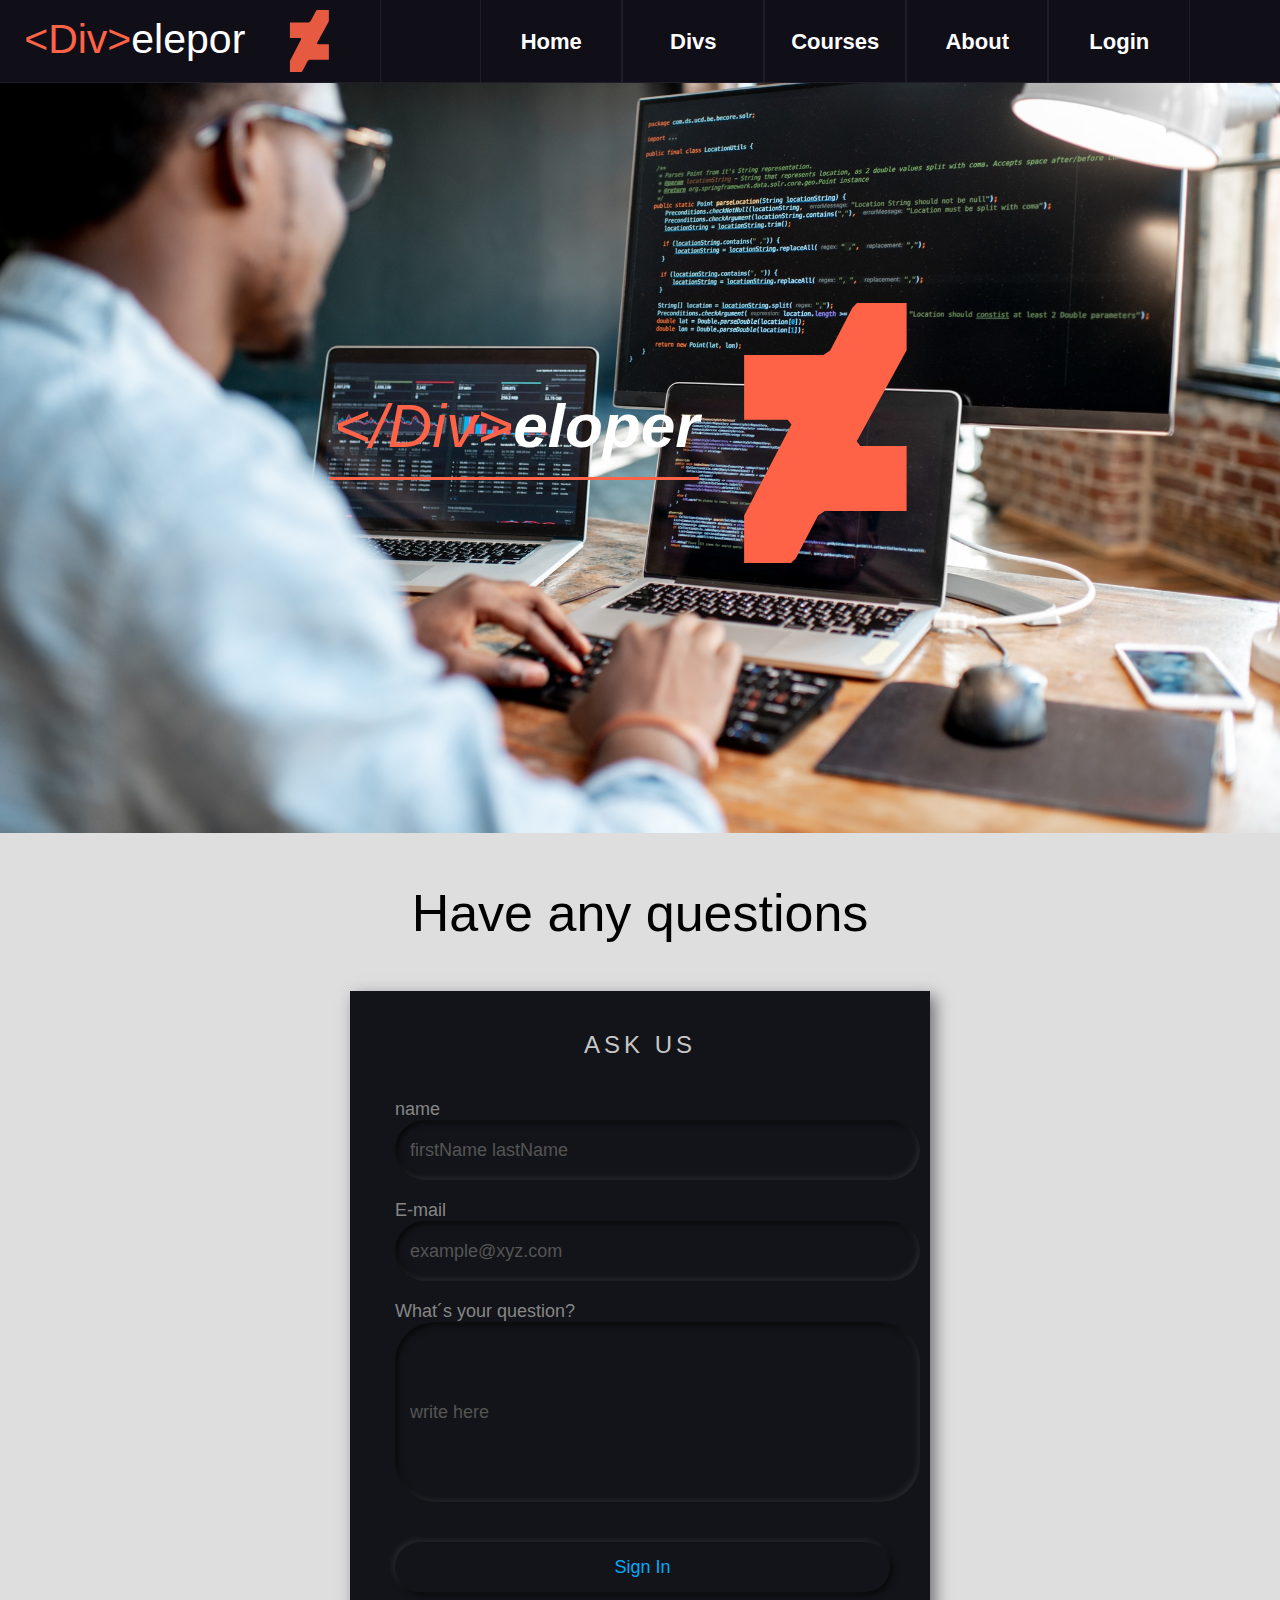
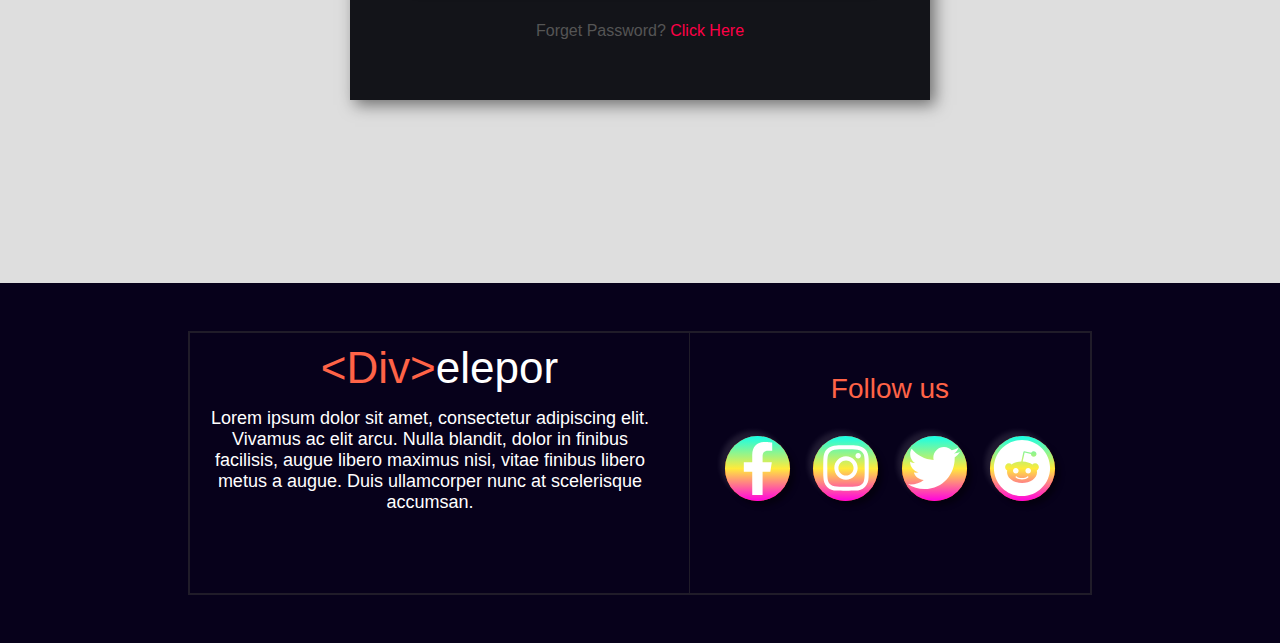
<file: about.html>
<!DOCTYPE html>
<html>
 <head>
  <meta charset="UTF-8" name="viewport">
     <link href="about.css" rel="stylesheet" type="text/css">
     <link href="header-footer.css" rel="stylesheet" type="text/css">
        <link href="https://fonts.googleapis.com/css?family=Montserrat:400,800" rel="stylesheet">
         <link rel="icon" href="../icon.png" sizes="16x16">
    <title>Code</title>
 </head>
 <body>

  <div class="header">

    <div class="hamburgermenu">
      <nav role="navigation">
        <div id="menuToggle">
          <!--
          En fake / gömd checkbox används som en clicker, 
          så att man kan använda :checked selector på den
          -->
          <input type="checkbox" />
         
          <!--
          några spans som används för att skapa en hamburgare
          -->
          <span></span>
          <span></span>
          <span></span>
          
    
          <ul id="menu">
            <a id="header1" href="index.html"><li>Home</li></a>
            <a id="header2">
             <li id="yta">Divs
             <div class="ulla">
               
               <div class="britta">
                  <ul>
                  <a href="divwatch.html"><li>divWatch</li></a>
                  <a href="divphone.html"><li>divPhone</li></a>
                  <a href="divbook.html"><li>divbook</li></a>
                  </ul>
                </div>
              </div>
              </li>
            </a>
            <a id="header3" href="Curses.html"><li>Courses</li></a>
            <a id="header4" href="about.html"><li>About</li></a>
            <a id="header5" href="Login.html"><li>Login</li></a>
          </ul>
        </div>
      </nav>
    </div>
    <div class="header-centrer">
    <div class="header-logo">
        <div class="header-logo-text">
            <a id="Div">&ltDiv></a>elepor
        </div>
        <div class="header-logo-img">
            <svg aria-hidden="true" focusable="false" data-prefix="fab" data-icon="deviantart" class="svg-inline--fa fa-deviantart fa-w-10" role="img" xmlns="http://www.w3.org/2000/svg" viewBox="0 0 320 512"><path fill="currentColor" d="M320 93.2l-98.2 179.1 7.4 9.5H320v127.7H159.1l-13.5 9.2-43.7 84c-.3 0-8.6 8.6-9.2 9.2H0v-93.2l93.2-179.4-7.4-9.2H0V102.5h156l13.5-9.2 43.7-84c.3 0 8.6-8.6 9.2-9.2H320v93.1z"></path></svg>
        </div>
    </div>
    </div>

 
    <div class="header-event">
        <div class="header-event-box">
            <div class="header-event-box-text"><a id="header1" href="index.html">Home</a></div>
        </div>
        <div class="header-event-box" id="dropdown">
          <input type="checkbox">
          <div class="dropdown-bigbox">
            <div class="dropdown-minibox">
             <a href="divwatch"><div class="dropdown-minibox-text">divWatch</div></a>
            </div>
            <div class="dropdown-minibox">
             <a href="divphone.html"><div class="dropdown-minibox-text">divPhone</div></a>
            </div>
            <div class="dropdown-minibox">
             <a href="divbook.html"><div class="dropdown-minibox-text">divBook</div></a>
            </div>
          </div>
            <div class="header-event-box-text">
               <a id="header2" href="#">Divs <a id="arrow">&#x2B07</a></a>
            </div>
          
        </div>
        <div class="header-event-box">
            <div class="header-event-box-text"><a id="header3" href="Curses.html">Courses</a></div>
        </div>
        <div class="header-event-box">
            <div class="header-event-box-text"><a id="header4" href="about.html">About</a></div>
        </div>
        <div class="header-event-box">
            <div class="header-event-box-text"><a id="header5" href="Login.html">Login</a></div>
        </div>
       
    </div>
</div>


  <!-- 
    en container med emn bild och en text i mitten
  -->
    <div class="intro">
      <div class="text">  
        <div class="texter"><i><span>&lt/Div></span>eloper</i></div>  
        <hr>
        <div class="icon">
          <svg aria-hidden="true" focusable="false" data-prefix="fab" data-icon="deviantart" class="svg-inline--fa fa-deviantart fa-w-10" role="img" xmlns="http://www.w3.org/2000/svg" viewBox="0 0 320 512"><path fill="currentColor" d="M320 93.2l-98.2 179.1 7.4 9.5H320v127.7H159.1l-13.5 9.2-43.7 84c-.3 0-8.6 8.6-9.2 9.2H0v-93.2l93.2-179.4-7.4-9.2H0V102.5h156l13.5-9.2 43.7-84c.3 0 8.6-8.6 9.2-9.2H320v93.1z"></path></svg>
        </div> 
      </div>
    </div>



<div class="question">
  <div class="question-header">Have any questions</div>
 
  <div class="form"><!--en form container för submit boxen-->
    <h2>Ask us</h2>
    <div class="input">
     <div class="inputBox">
       <label>name</label>
       <input type="text" name="" placeholder="firstName lastName ">
        </div>
        <div class="inputBox">
          <label>E-mail</label>
          <input type="text" name="" placeholder="example@xyz.com">
        </div>
        <div class="inputBox">
           <label id="skkrttt">What´s your question?</label>
           <input id="skrttt" type="text" name="" placeholder="write here">
        </div>
      <div class="inputBox">
        <input type="submit" name="" value="Sign In">
      </div>
     </div>
     <p class="forget">Forget Password? <a href="#"> Click Here</a></p>
     </div>

</div>


<div class="footer">
  <div class="footer-contentbox">
    <div class="footer-text">
      <div class="footer-text-logo"><span>&ltDiv></span>elepor</div>
      <div class="footer-text-bread">Lorem ipsum dolor sit amet, consectetur adipiscing elit. Vivamus ac elit arcu. Nulla blandit, dolor in finibus facilisis, augue libero maximus nisi, vitae finibus libero metus a augue. Duis ullamcorper nunc at scelerisque accumsan.</div>
    </div>
    <div class="footer-follow">
      <div class="footer-follow-bigbox">
        <div class="footer-follow-header">Follow us</div>
        <div class="footer-follow-links">
          <a href="morty.gif">
         
            <div class="footer-follow-links-circle">
              <div class="t6a"></div>
              <div class="footer-follow-links-innercircle" id="facebook-circle">
               <svg id="facebook" aria-hidden="true" focusable="false" data-prefix="fab" data-icon="facebook-f" class="svg-inline--fa fa-facebook-f fa-w-10" role="img" xmlns="http://www.w3.org/2000/svg" viewBox="0 0 320 512"><path fill="currentColor" d="M279.14 288l14.22-92.66h-88.91v-60.13c0-25.35 12.42-50.06 52.24-50.06h40.42V6.26S260.43 0 225.36 0c-73.22 0-121.08 44.38-121.08 124.72v70.62H22.89V288h81.39v224h100.17V288z"></path></svg>
               </div>
            </div>
         
          </a>
          <a href="morty.gif">
         
            <div class="footer-follow-links-circle">
              <div class="t6a"></div>
              <div class="footer-follow-links-innercircle" id="instagram-circle">
                <svg id="instagram" aria-hidden="true" focusable="false" data-prefix="fab" data-icon="instagram" class="svg-inline--fa fa-instagram fa-w-14" role="img" xmlns="http://www.w3.org/2000/svg" viewBox="0 0 448 512"><path fill="currentColor" d="M224.1 141c-63.6 0-114.9 51.3-114.9 114.9s51.3 114.9 114.9 114.9S339 319.5 339 255.9 287.7 141 224.1 141zm0 189.6c-41.1 0-74.7-33.5-74.7-74.7s33.5-74.7 74.7-74.7 74.7 33.5 74.7 74.7-33.6 74.7-74.7 74.7zm146.4-194.3c0 14.9-12 26.8-26.8 26.8-14.9 0-26.8-12-26.8-26.8s12-26.8 26.8-26.8 26.8 12 26.8 26.8zm76.1 27.2c-1.7-35.9-9.9-67.7-36.2-93.9-26.2-26.2-58-34.4-93.9-36.2-37-2.1-147.9-2.1-184.9 0-35.8 1.7-67.6 9.9-93.9 36.1s-34.4 58-36.2 93.9c-2.1 37-2.1 147.9 0 184.9 1.7 35.9 9.9 67.7 36.2 93.9s58 34.4 93.9 36.2c37 2.1 147.9 2.1 184.9 0 35.9-1.7 67.7-9.9 93.9-36.2 26.2-26.2 34.4-58 36.2-93.9 2.1-37 2.1-147.8 0-184.8zM398.8 388c-7.8 19.6-22.9 34.7-42.6 42.6-29.5 11.7-99.5 9-132.1 9s-102.7 2.6-132.1-9c-19.6-7.8-34.7-22.9-42.6-42.6-11.7-29.5-9-99.5-9-132.1s-2.6-102.7 9-132.1c7.8-19.6 22.9-34.7 42.6-42.6 29.5-11.7 99.5-9 132.1-9s102.7-2.6 132.1 9c19.6 7.8 34.7 22.9 42.6 42.6 11.7 29.5 9 99.5 9 132.1s2.7 102.7-9 132.1z"></path></svg>
               </div>
            </div>
            
          </a>
          <a href="morty.gif">
          
            <div class="footer-follow-links-circle">
              <div class="t6a"></div>
              <div class="footer-follow-links-innercircle" id="twitter-circle">
                 <svg id="twitter" aria-hidden="true" focusable="false" data-prefix="fab" data-icon="twitter" class="svg-inline--fa fa-twitter fa-w-16" role="img" xmlns="http://www.w3.org/2000/svg" viewBox="0 0 512 512"><path fill="currentColor" d="M459.37 151.716c.325 4.548.325 9.097.325 13.645 0 138.72-105.583 298.558-298.558 298.558-59.452 0-114.68-17.219-161.137-47.106 8.447.974 16.568 1.299 25.34 1.299 49.055 0 94.213-16.568 130.274-44.832-46.132-.975-84.792-31.188-98.112-72.772 6.498.974 12.995 1.624 19.818 1.624 9.421 0 18.843-1.3 27.614-3.573-48.081-9.747-84.143-51.98-84.143-102.985v-1.299c13.969 7.797 30.214 12.67 47.431 13.319-28.264-18.843-46.781-51.005-46.781-87.391 0-19.492 5.197-37.36 14.294-52.954 51.655 63.675 129.3 105.258 216.365 109.807-1.624-7.797-2.599-15.918-2.599-24.04 0-57.828 46.782-104.934 104.934-104.934 30.213 0 57.502 12.67 76.67 33.137 23.715-4.548 46.456-13.32 66.599-25.34-7.798 24.366-24.366 44.833-46.132 57.827 21.117-2.273 41.584-8.122 60.426-16.243-14.292 20.791-32.161 39.308-52.628 54.253z"></path></svg>
               </div>
            </div>

          </a>
          <a href="morty.gif">

            <div class="footer-follow-links-circle">
              <div class="t6a"></div>
              <div class="footer-follow-links-innercircle" id="reddit-circle">
                 <svg id="reddit" aria-hidden="true" focusable="false" data-prefix="fab" data-icon="reddit" class="svg-inline--fa fa-reddit fa-w-16" role="img" xmlns="http://www.w3.org/2000/svg" viewBox="0 0 512 512"><path fill="currentColor" d="M201.5 305.5c-13.8 0-24.9-11.1-24.9-24.6 0-13.8 11.1-24.9 24.9-24.9 13.6 0 24.6 11.1 24.6 24.9 0 13.6-11.1 24.6-24.6 24.6zM504 256c0 137-111 248-248 248S8 393 8 256 119 8 256 8s248 111 248 248zm-132.3-41.2c-9.4 0-17.7 3.9-23.8 10-22.4-15.5-52.6-25.5-86.1-26.6l17.4-78.3 55.4 12.5c0 13.6 11.1 24.6 24.6 24.6 13.8 0 24.9-11.3 24.9-24.9s-11.1-24.9-24.9-24.9c-9.7 0-18 5.8-22.1 13.8l-61.2-13.6c-3-.8-6.1 1.4-6.9 4.4l-19.1 86.4c-33.2 1.4-63.1 11.3-85.5 26.8-6.1-6.4-14.7-10.2-24.1-10.2-34.9 0-46.3 46.9-14.4 62.8-1.1 5-1.7 10.2-1.7 15.5 0 52.6 59.2 95.2 132 95.2 73.1 0 132.3-42.6 132.3-95.2 0-5.3-.6-10.8-1.9-15.8 31.3-16 19.8-62.5-14.9-62.5zM302.8 331c-18.2 18.2-76.1 17.9-93.6 0-2.2-2.2-6.1-2.2-8.3 0-2.5 2.5-2.5 6.4 0 8.6 22.8 22.8 87.3 22.8 110.2 0 2.5-2.2 2.5-6.1 0-8.6-2.2-2.2-6.1-2.2-8.3 0zm7.7-75c-13.6 0-24.6 11.1-24.6 24.9 0 13.6 11.1 24.6 24.6 24.6 13.8 0 24.9-11.1 24.9-24.6 0-13.8-11-24.9-24.9-24.9z"></path></svg>
                </div>
            </div>
      
          </a>
        </div>
      </div>
    </div>
  </div>
</div>




 </body>
</html>
</file>
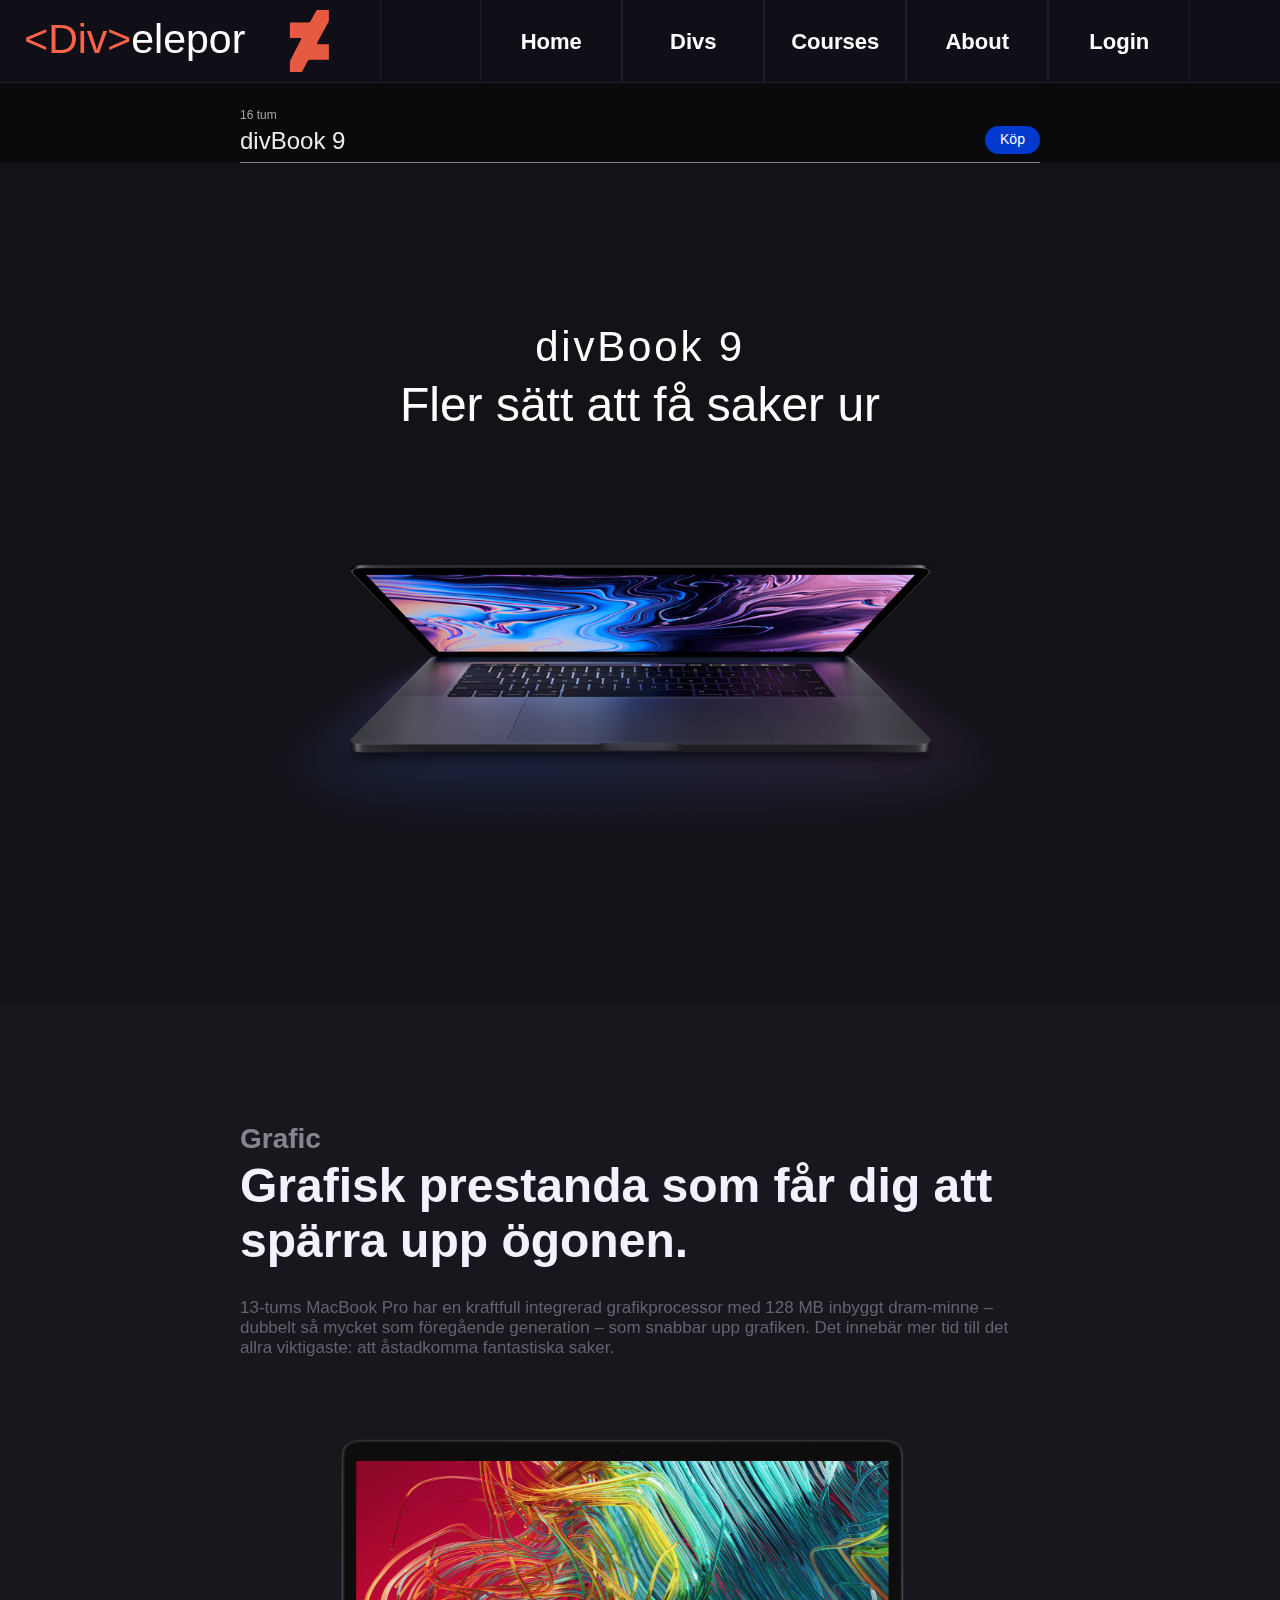
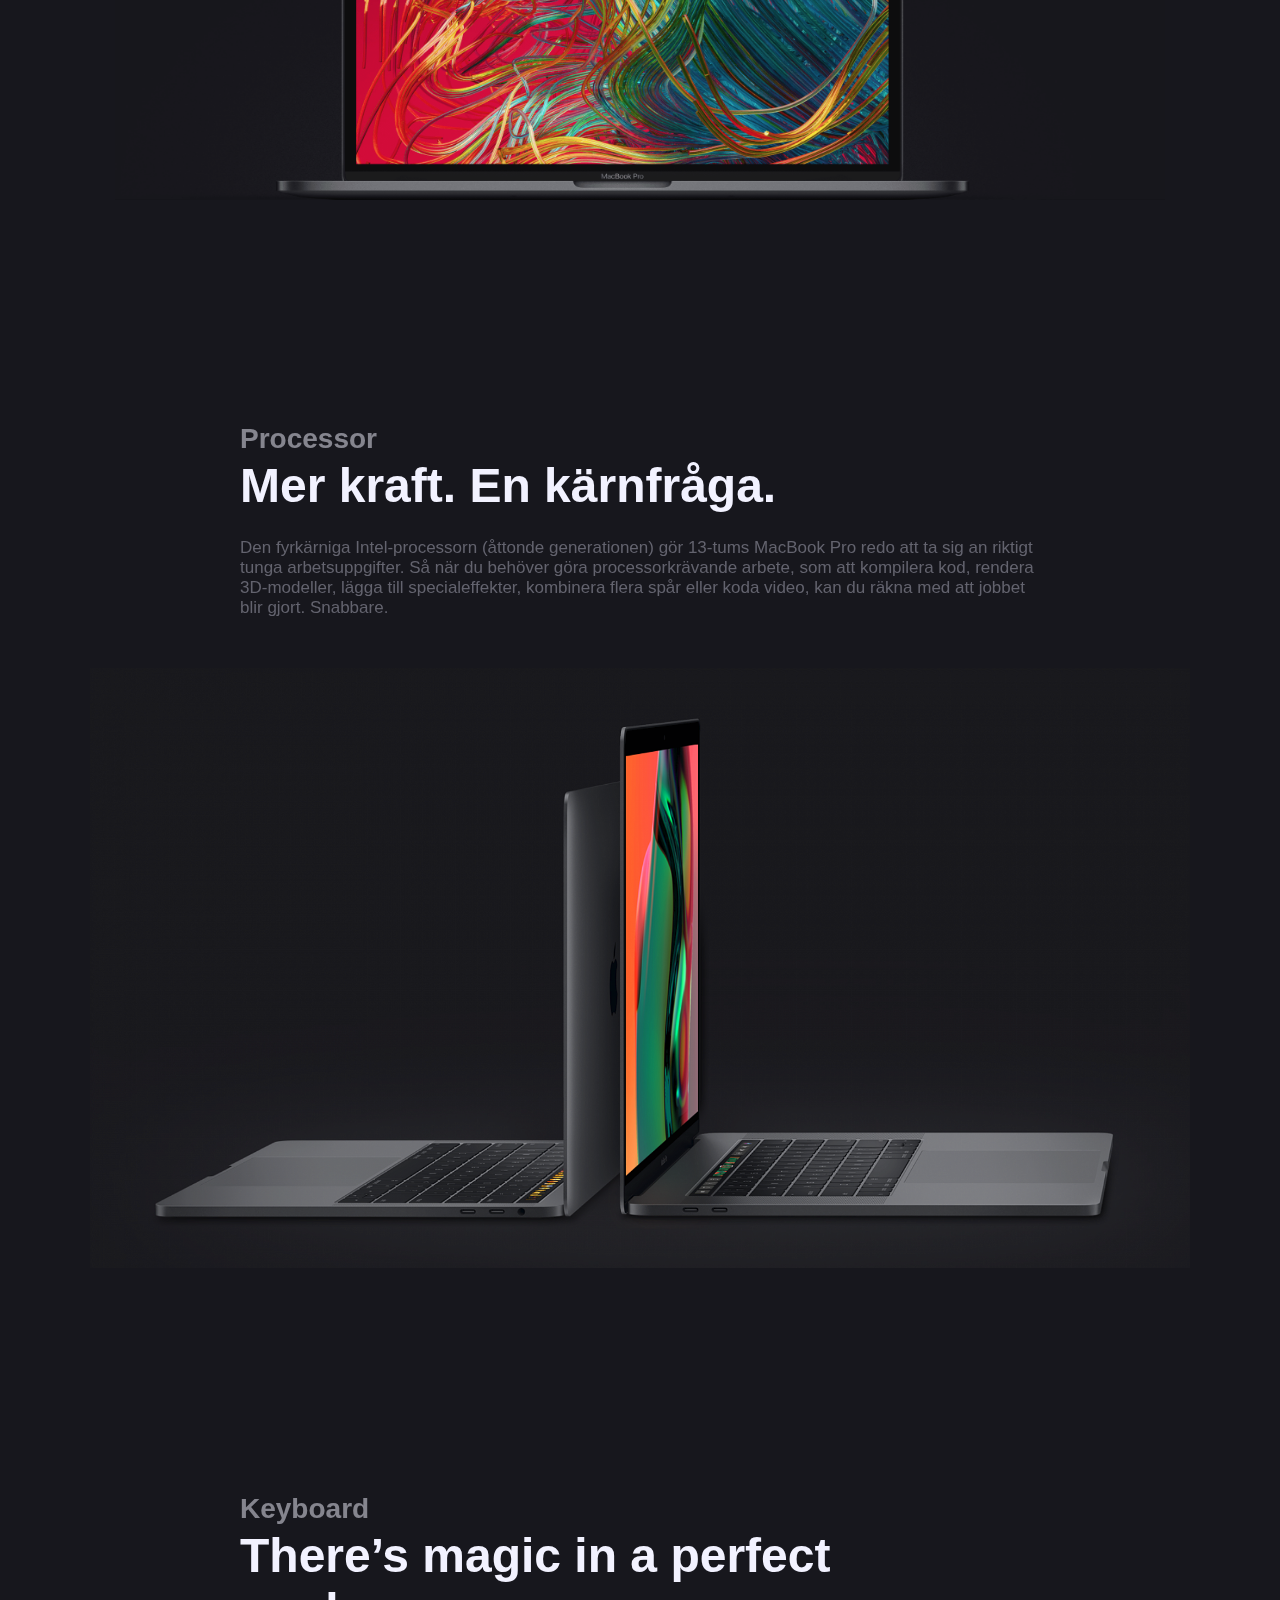
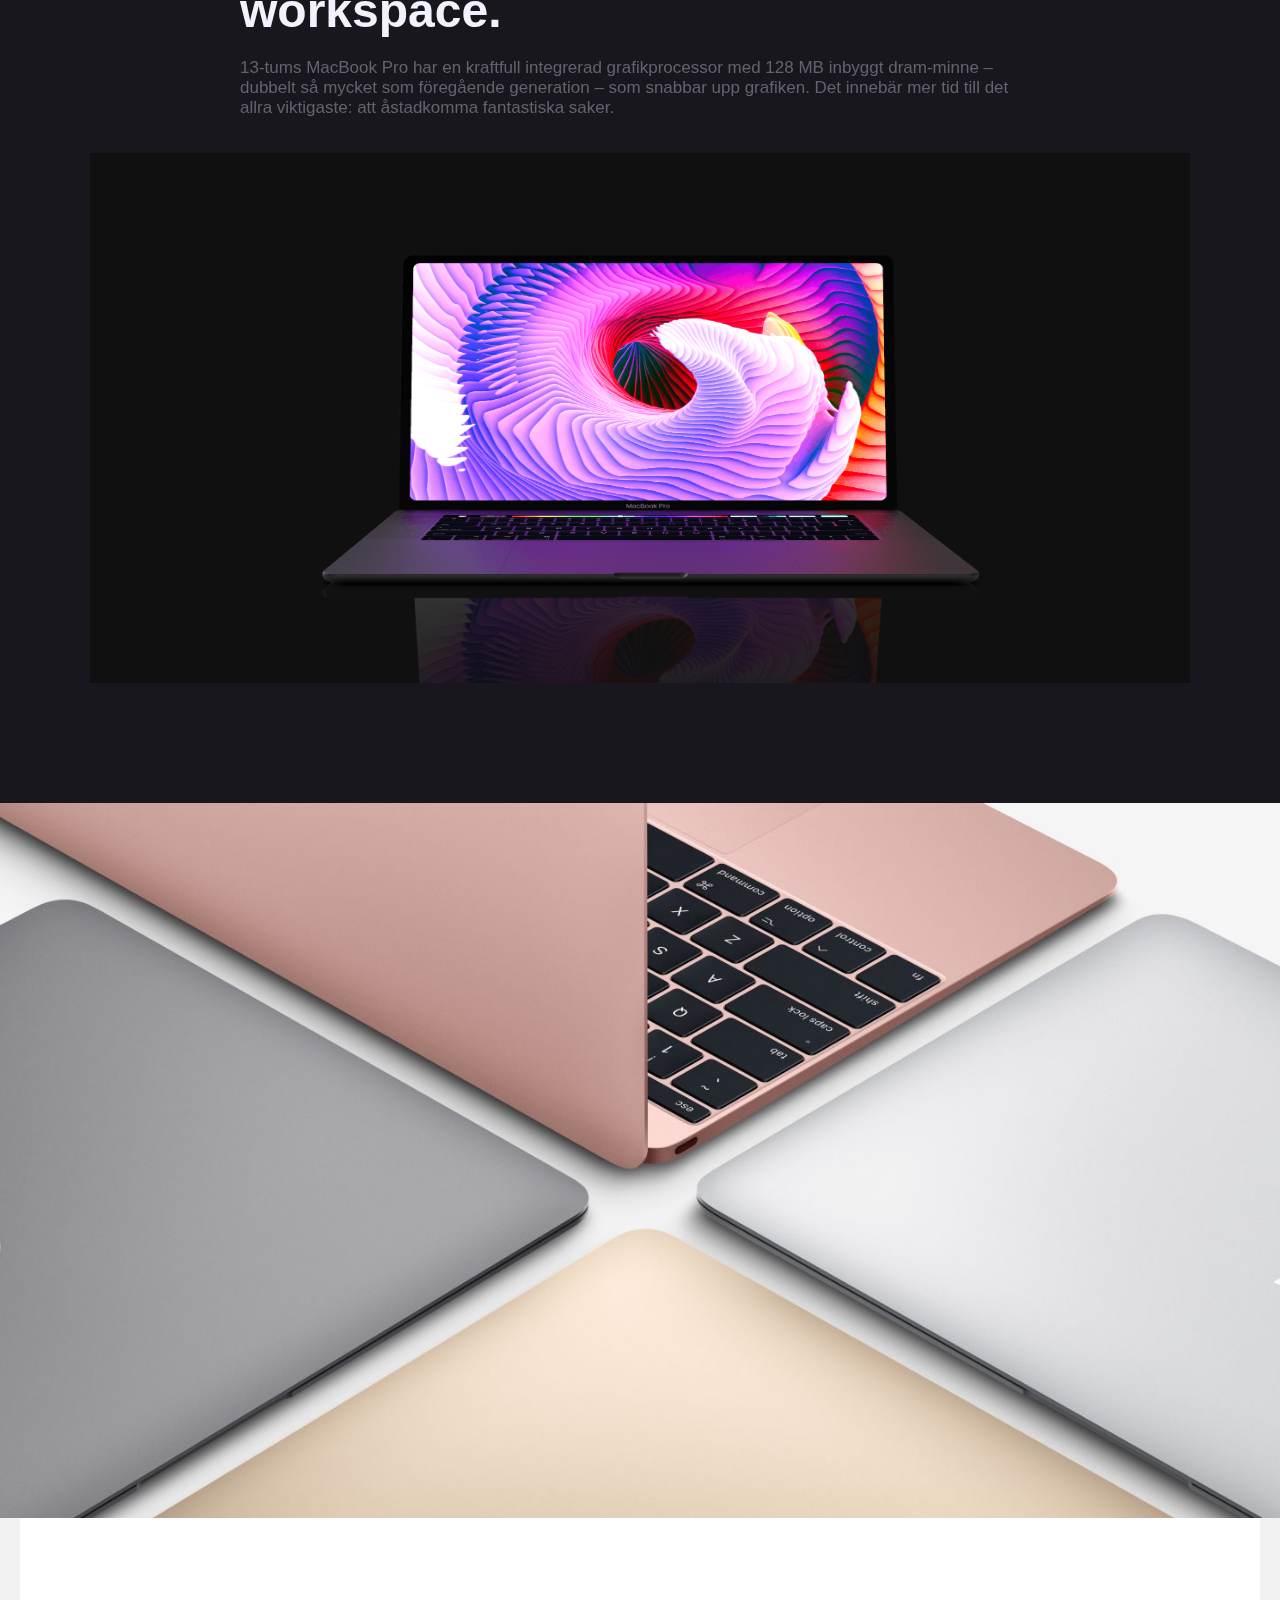
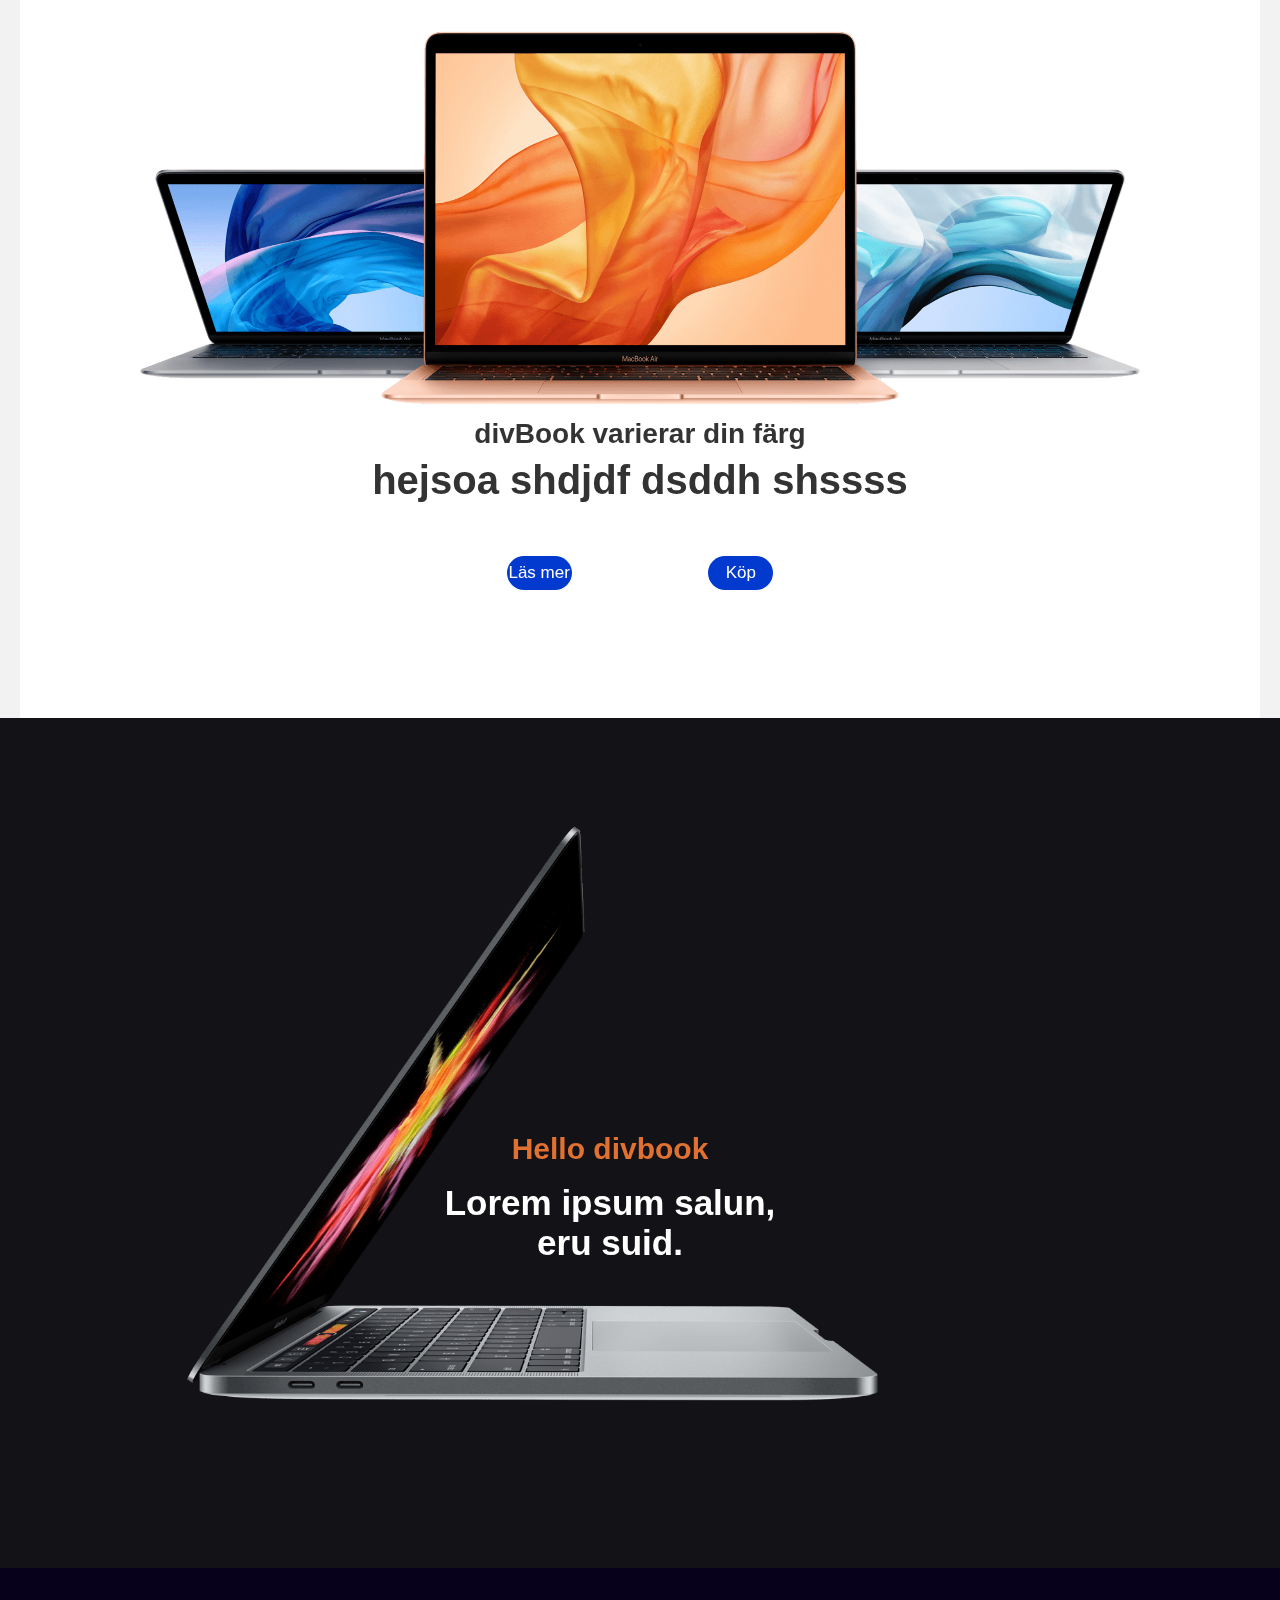
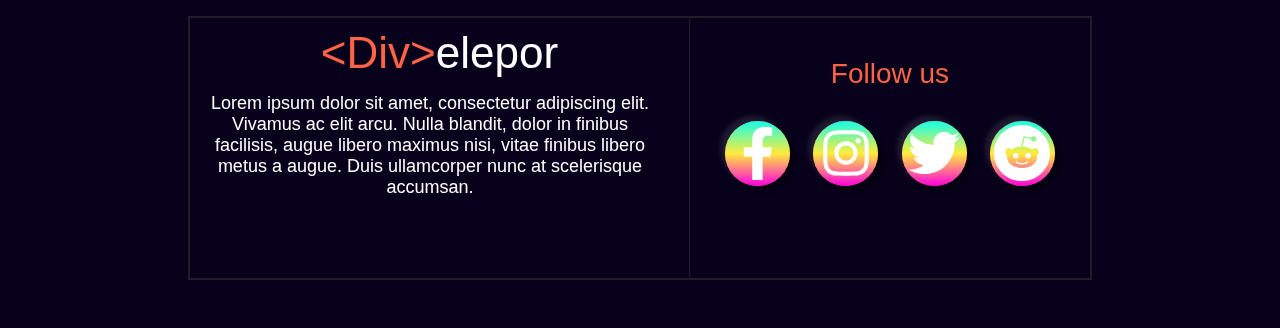
<file: divbook.html>
<!DOCTYPE html>


<html>
    <head>
        <meta charset="utf-8">
        <meta http-equiv="X-UA-Compatible" content="IE=edge">
        <title></title>
        
        <meta name="viewport" content="width=device-width, initial-scale=1">
        <link rel="stylesheet" href="divbook.css" type="text/css">
        <link href="header-footer.css" rel="stylesheet" type="text/css">
    </head>
    <body>
 
        <!-- 
        här är en header, class header är en 
        stor container för header
        -->
        <div class="header">

          <div class="hamburgermenu">
            <nav role="navigation">
              <div id="menuToggle">
                <!--
                En fake / gömd checkbox används som en clicker, 
                så att man kan använda :checked selector på den
                -->
                <input type="checkbox" />
               
                <!--
                några spans som används för att skapa en hamburgare
                -->
                <span></span>
                <span></span>
                <span></span>
                
          
                <ul id="menu">
                  <a id="header1" href="Code.html"><li>Home</li></a>
                  <a id="header2">
                   <li id="yta">Divs
                   <div class="ulla">
                     
                     <div class="britta">
                        <ul>
                        <a href="divwatch.html"><li>divWatch</li></a>
                        <a href="divphone.html"><li>divPhone</li></a>
                        <a href="divbook.html"><li>divbook</li></a>
                        </ul>
                      </div>
                    </div>
                    </li>
                  </a>
                  <a id="header3" href="Curses.html"><li>Courses</li></a>
                  <a id="header4" href="about.html"><li>About</li></a>
                  <a id="header5" href="Login.html"><li>Login</li></a>
                </ul>
              </div>
            </nav>
          </div>
          <div class="header-centrer">
          <div class="header-logo">
              <div class="header-logo-text">
                  <a id="Div">&ltDiv></a>elepor
              </div>
              <div class="header-logo-img">
                  <svg aria-hidden="true" focusable="false" data-prefix="fab" data-icon="deviantart" class="svg-inline--fa fa-deviantart fa-w-10" role="img" xmlns="http://www.w3.org/2000/svg" viewBox="0 0 320 512"><path fill="currentColor" d="M320 93.2l-98.2 179.1 7.4 9.5H320v127.7H159.1l-13.5 9.2-43.7 84c-.3 0-8.6 8.6-9.2 9.2H0v-93.2l93.2-179.4-7.4-9.2H0V102.5h156l13.5-9.2 43.7-84c.3 0 8.6-8.6 9.2-9.2H320v93.1z"></path></svg>
              </div>
          </div>
          </div>
      
       
          <div class="header-event">
              <div class="header-event-box">
                  <div class="header-event-box-text"><a id="header1" href="Code.html">Home</a></div>
              </div>
              <div class="header-event-box" id="dropdown">
                <input type="checkbox">
                <div class="dropdown-bigbox">
                  <div class="dropdown-minibox">
                   <a href="divwatch"><div class="dropdown-minibox-text">divWatch</div></a>
                  </div>
                  <div class="dropdown-minibox">
                   <a href="divphone.html"><div class="dropdown-minibox-text">divPhone</div></a>
                  </div>
                  <div class="dropdown-minibox">
                   <a href="divbook.html"><div class="dropdown-minibox-text">divBook</div></a>
                  </div>
                </div>
                  <div class="header-event-box-text">
                     <a id="header2" href="#">Divs <a id="arrow">&#x2B07</a></a>
                  </div>
                
              </div>
              <div class="header-event-box">
                  <div class="header-event-box-text"><a id="header3" href="Curses.html">Courses</a></div>
              </div>
              <div class="header-event-box">
                  <div class="header-event-box-text"><a id="header4" href="about.html">About</a></div>
              </div>
              <div class="header-event-box">
                  <div class="header-event-box-text"><a id="header5" href="Login.html">Login</a></div>
              </div>
             
          </div>
      </div>  
     
      <div id="stickyheader">
        <!--
          en sticky header som följer med hela vägen. den har en effekt som ska 
        -->
          <div id="stickyinner">
              <div class="stickymac">
                  <div class="stickymactum">16 tum</div>
                  <a href="divbook.html"><div class="stickymacmac">divBook 9</div></a>
              </div>
              <div class="stickybuy">
                 <a href="../bilder/morty.gif"><div class="stickybutton">Köp</div></a>
              </div>
          </div>
      </div>
   
      <div class="test"></div>

      <div class="intro">
          <div class="introtext">
              <div class="introheader">divBook 9 </div>
              <div class="introinfo">Fler sätt att få saker ur händerna.</div>
              <a href="../bilder/morty.gif"><div class="introbuy">Köp</div></a>
          </div>
          <div class="introback">
             <img src="../bilder/macbook4.png" alt="">
          </div>
      </div>
        
      <div class="second-wrapper">

          <div class="grafic">
             <div class="grafictext">
                 <div class="graficsmall">Grafic</div>
                 <div class="graficinfo">Grafisk prestanda som får dig att spärra upp ögonen.</div>
                <div class="graficbread">13-tums MacBook Pro har en kraftfull integrerad grafik­processor med 128 MB inbyggt dram-minne – dubbelt så mycket som föregående generation – som snabbar upp grafiken. Det innebär mer tid till det allra viktigaste: att åstadkomma fantastiska saker.</div>
            </div>
            <div class="graficimg">
               <img src="../bilder/macbook12.png">
               <div class="blockpart"></div>
            </div>
          </div>

          <div class="processor">
              <div class="processortext">
                 <div class="processorsmall">Processor</div>
                 <div class="processorinfo">Mer kraft. En kärnfråga.</div>
                 <div class="processorbread">Den fyrkärniga Intel-processorn (åttonde generationen) gör 13-tums MacBook Pro redo att ta sig an riktigt tunga arbetsuppgifter. Så när du behöver göra processorkrävande arbete, som att kompilera kod, rendera 3D-modeller, lägga till specialeffekter, kombinera flera spår eller koda video, kan du räkna med att jobbet blir gjort. Snabbare.</div>
             </div>
             <div class="processorimg">
                 <img src="../bilder/macbook8.png">
             </div>
          </div>

          <div class="keyboard">
            <div class="keyboard-text">
                <div class="keyboard-text-header">Keyboard</div>
                <div class="keyboard-text-info">There’s magic in a perfect workspace.</div>
                <div class="keyboard-text-bread">13-tums MacBook Pro har en kraftfull integrerad grafik­processor med 128 MB inbyggt dram-minne – dubbelt så mycket som föregående generation – som snabbar upp grafiken. Det innebär mer tid till det allra viktigaste: att åstadkomma fantastiska saker.</div>
            </div>
            <div class="keyboard-img">
                <img src="../bilder/macbook11.png">
            </div>
          </div>

      </div>

      

      <div class="nak">
         
      </div>

      <div class="third">
          <div class="third-content">
        <div class="third-img">
           <img src="../bilder/macbook5.png">
        </div>
        <div class="third-text">
          <div class="third-text-header">divBook varierar din färg</div>
          <div class="third-text-info">hejsoa shdjdf dsddh shssss </div>
          <div class="third-text-content">
              <a href="../bilder/morty.gif"><div class="third-text-content-button">Läs mer</div></a>
              <a href="../bilder/morty.gif"><div class="third-text-content-button">Köp</div></a>
          </div>
        </div>
        </div>
      </div>

      <div class="fourth">
          <div class="fourth-content">
            <div id="fourth-content-img">
              <img src="../bilder/macbook6.png">
            </div>
            <div class="fourth-content-text">
                <div class="fourth-content-text-header">Hello divbook</div>
                <div class="fourth-content-text-info">Lorem ipsum salun, eru suid.</div>
            </div>
          </div>
      </div>
      

      <div class="footer">
        <div class="footer-contentbox">
          <div class="footer-text">
            <div class="footer-text-logo"><span>&ltDiv></span>elepor</div>
            <div class="footer-text-bread">Lorem ipsum dolor sit amet, consectetur adipiscing elit. Vivamus ac elit arcu. Nulla blandit, dolor in finibus facilisis, augue libero maximus nisi, vitae finibus libero metus a augue. Duis ullamcorper nunc at scelerisque accumsan.</div>
          </div>
          <div class="footer-follow">
            <div class="footer-follow-bigbox">
              <div class="footer-follow-header">Follow us</div>
              <div class="footer-follow-links">
                <a href="../bilder/morty.gif">
               
                  <div class="footer-follow-links-circle">
                    <div class="t6a"></div>
                    <div class="footer-follow-links-innercircle" id="facebook-circle">
                     <svg id="facebook" aria-hidden="true" focusable="false" data-prefix="fab" data-icon="facebook-f" class="svg-inline--fa fa-facebook-f fa-w-10" role="img" xmlns="http://www.w3.org/2000/svg" viewBox="0 0 320 512"><path fill="currentColor" d="M279.14 288l14.22-92.66h-88.91v-60.13c0-25.35 12.42-50.06 52.24-50.06h40.42V6.26S260.43 0 225.36 0c-73.22 0-121.08 44.38-121.08 124.72v70.62H22.89V288h81.39v224h100.17V288z"></path></svg>
                     </div>
                  </div>
               
                </a>
                <a href="../bilder/morty.gif">
               
                  <div class="footer-follow-links-circle">
                    <div class="t6a"></div>
                    <div class="footer-follow-links-innercircle" id="instagram-circle">
                      <svg id="instagram" aria-hidden="true" focusable="false" data-prefix="fab" data-icon="instagram" class="svg-inline--fa fa-instagram fa-w-14" role="img" xmlns="http://www.w3.org/2000/svg" viewBox="0 0 448 512"><path fill="currentColor" d="M224.1 141c-63.6 0-114.9 51.3-114.9 114.9s51.3 114.9 114.9 114.9S339 319.5 339 255.9 287.7 141 224.1 141zm0 189.6c-41.1 0-74.7-33.5-74.7-74.7s33.5-74.7 74.7-74.7 74.7 33.5 74.7 74.7-33.6 74.7-74.7 74.7zm146.4-194.3c0 14.9-12 26.8-26.8 26.8-14.9 0-26.8-12-26.8-26.8s12-26.8 26.8-26.8 26.8 12 26.8 26.8zm76.1 27.2c-1.7-35.9-9.9-67.7-36.2-93.9-26.2-26.2-58-34.4-93.9-36.2-37-2.1-147.9-2.1-184.9 0-35.8 1.7-67.6 9.9-93.9 36.1s-34.4 58-36.2 93.9c-2.1 37-2.1 147.9 0 184.9 1.7 35.9 9.9 67.7 36.2 93.9s58 34.4 93.9 36.2c37 2.1 147.9 2.1 184.9 0 35.9-1.7 67.7-9.9 93.9-36.2 26.2-26.2 34.4-58 36.2-93.9 2.1-37 2.1-147.8 0-184.8zM398.8 388c-7.8 19.6-22.9 34.7-42.6 42.6-29.5 11.7-99.5 9-132.1 9s-102.7 2.6-132.1-9c-19.6-7.8-34.7-22.9-42.6-42.6-11.7-29.5-9-99.5-9-132.1s-2.6-102.7 9-132.1c7.8-19.6 22.9-34.7 42.6-42.6 29.5-11.7 99.5-9 132.1-9s102.7-2.6 132.1 9c19.6 7.8 34.7 22.9 42.6 42.6 11.7 29.5 9 99.5 9 132.1s2.7 102.7-9 132.1z"></path></svg>
                     </div>
                  </div>
                  
                </a>
                <a href="../bilder/morty.gif">
                
                  <div class="footer-follow-links-circle">
                    <div class="t6a"></div>
                    <div class="footer-follow-links-innercircle" id="twitter-circle">
                       <svg id="twitter" aria-hidden="true" focusable="false" data-prefix="fab" data-icon="twitter" class="svg-inline--fa fa-twitter fa-w-16" role="img" xmlns="http://www.w3.org/2000/svg" viewBox="0 0 512 512"><path fill="currentColor" d="M459.37 151.716c.325 4.548.325 9.097.325 13.645 0 138.72-105.583 298.558-298.558 298.558-59.452 0-114.68-17.219-161.137-47.106 8.447.974 16.568 1.299 25.34 1.299 49.055 0 94.213-16.568 130.274-44.832-46.132-.975-84.792-31.188-98.112-72.772 6.498.974 12.995 1.624 19.818 1.624 9.421 0 18.843-1.3 27.614-3.573-48.081-9.747-84.143-51.98-84.143-102.985v-1.299c13.969 7.797 30.214 12.67 47.431 13.319-28.264-18.843-46.781-51.005-46.781-87.391 0-19.492 5.197-37.36 14.294-52.954 51.655 63.675 129.3 105.258 216.365 109.807-1.624-7.797-2.599-15.918-2.599-24.04 0-57.828 46.782-104.934 104.934-104.934 30.213 0 57.502 12.67 76.67 33.137 23.715-4.548 46.456-13.32 66.599-25.34-7.798 24.366-24.366 44.833-46.132 57.827 21.117-2.273 41.584-8.122 60.426-16.243-14.292 20.791-32.161 39.308-52.628 54.253z"></path></svg>
                     </div>
                  </div>
      
                </a>
                <a href="../bilder/morty.gif">
      
                  <div class="footer-follow-links-circle">
                    <div class="t6a"></div>
                    <div class="footer-follow-links-innercircle" id="reddit-circle">
                       <svg id="reddit" aria-hidden="true" focusable="false" data-prefix="fab" data-icon="reddit" class="svg-inline--fa fa-reddit fa-w-16" role="img" xmlns="http://www.w3.org/2000/svg" viewBox="0 0 512 512"><path fill="currentColor" d="M201.5 305.5c-13.8 0-24.9-11.1-24.9-24.6 0-13.8 11.1-24.9 24.9-24.9 13.6 0 24.6 11.1 24.6 24.9 0 13.6-11.1 24.6-24.6 24.6zM504 256c0 137-111 248-248 248S8 393 8 256 119 8 256 8s248 111 248 248zm-132.3-41.2c-9.4 0-17.7 3.9-23.8 10-22.4-15.5-52.6-25.5-86.1-26.6l17.4-78.3 55.4 12.5c0 13.6 11.1 24.6 24.6 24.6 13.8 0 24.9-11.3 24.9-24.9s-11.1-24.9-24.9-24.9c-9.7 0-18 5.8-22.1 13.8l-61.2-13.6c-3-.8-6.1 1.4-6.9 4.4l-19.1 86.4c-33.2 1.4-63.1 11.3-85.5 26.8-6.1-6.4-14.7-10.2-24.1-10.2-34.9 0-46.3 46.9-14.4 62.8-1.1 5-1.7 10.2-1.7 15.5 0 52.6 59.2 95.2 132 95.2 73.1 0 132.3-42.6 132.3-95.2 0-5.3-.6-10.8-1.9-15.8 31.3-16 19.8-62.5-14.9-62.5zM302.8 331c-18.2 18.2-76.1 17.9-93.6 0-2.2-2.2-6.1-2.2-8.3 0-2.5 2.5-2.5 6.4 0 8.6 22.8 22.8 87.3 22.8 110.2 0 2.5-2.2 2.5-6.1 0-8.6-2.2-2.2-6.1-2.2-8.3 0zm7.7-75c-13.6 0-24.6 11.1-24.6 24.9 0 13.6 11.1 24.6 24.6 24.6 13.8 0 24.9-11.1 24.9-24.6 0-13.8-11-24.9-24.9-24.9z"></path></svg>
                      </div>
                  </div>
            
                </a>
              </div>
            </div>
          </div>
        </div>
     

    </body>
</html>
</file>
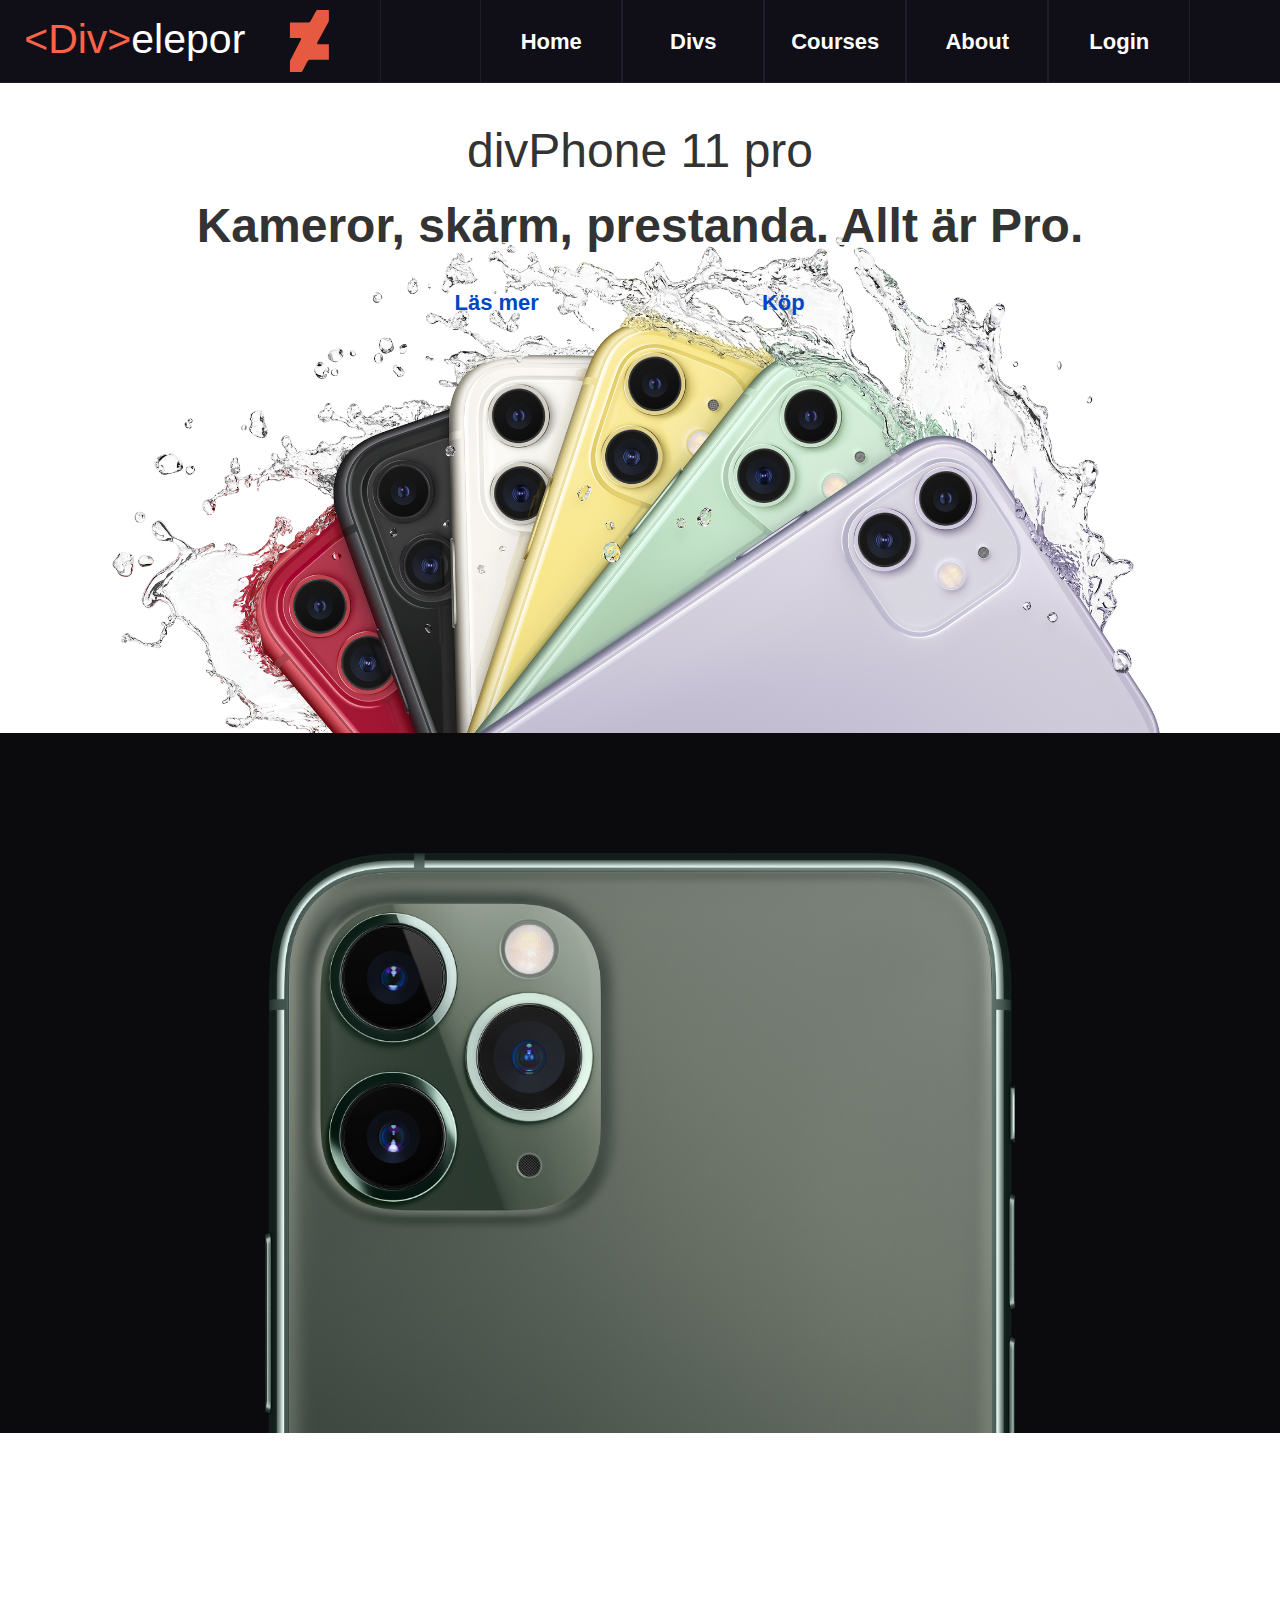
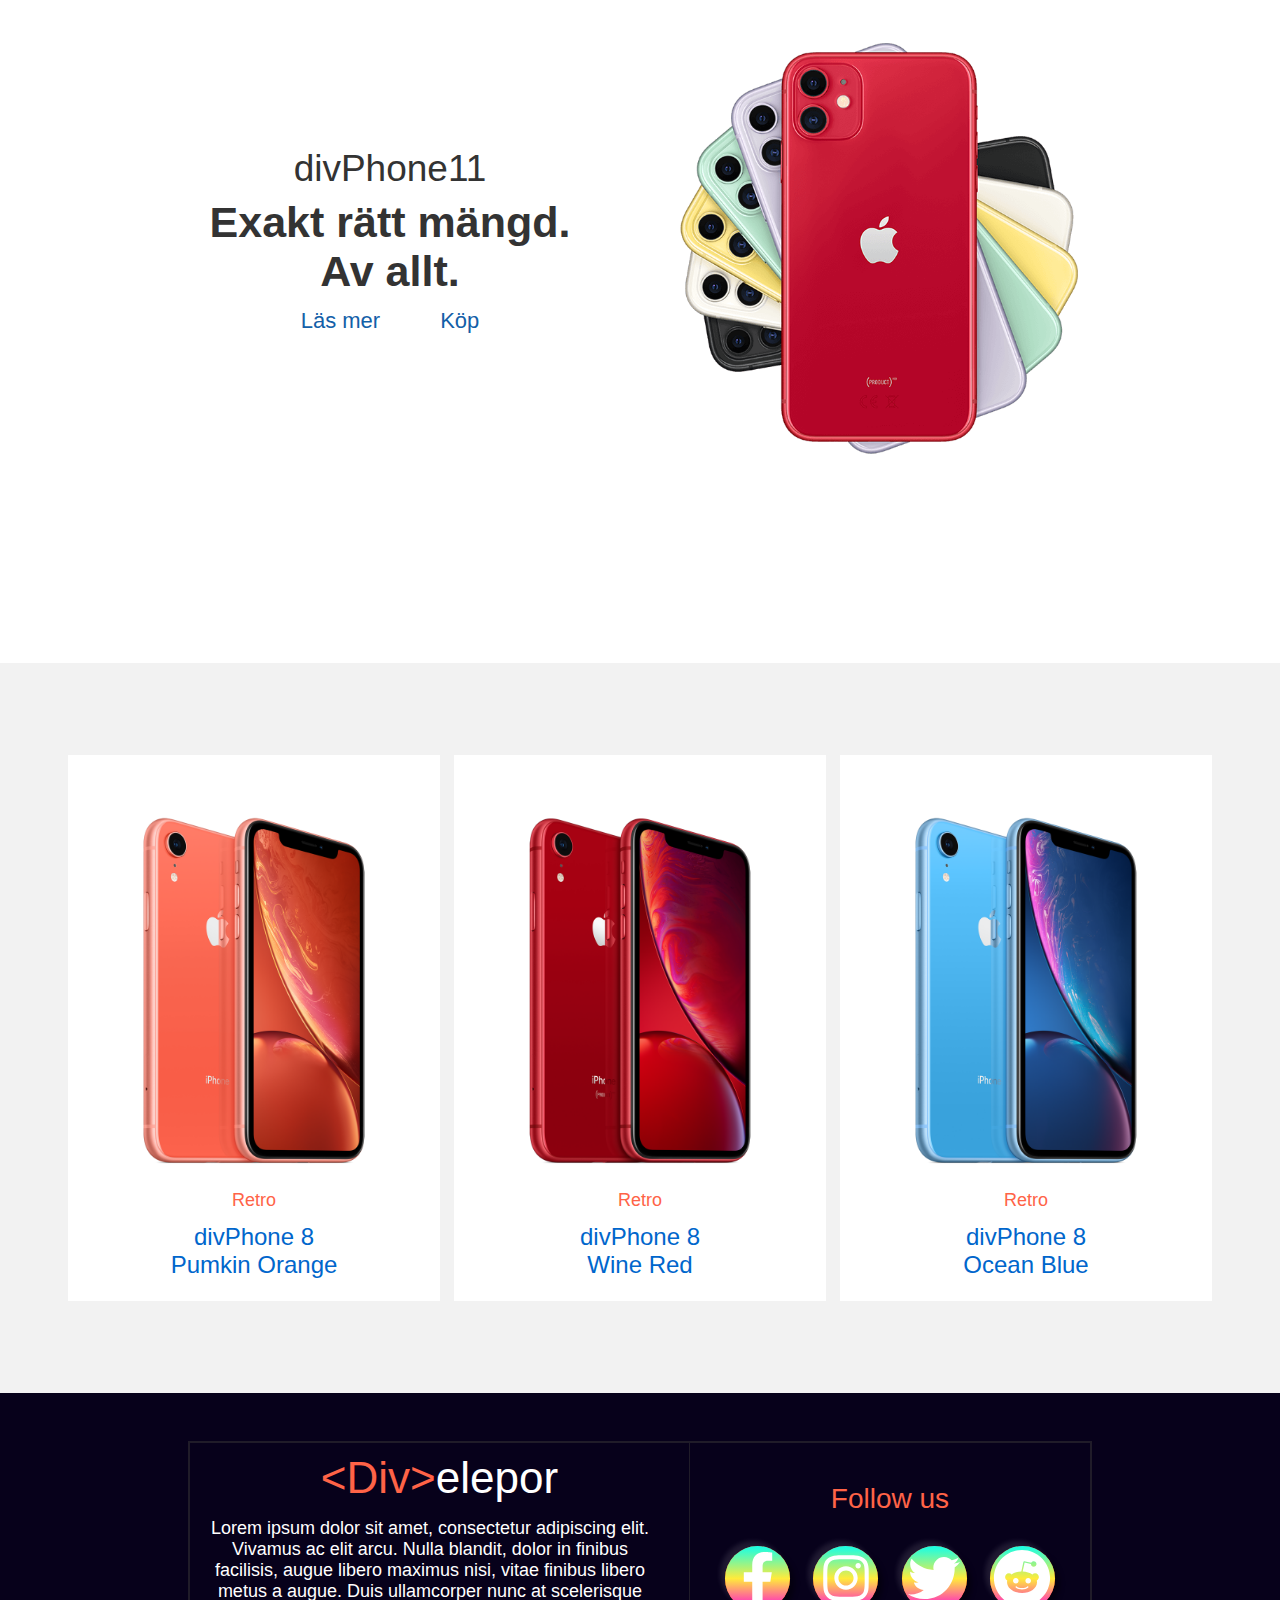
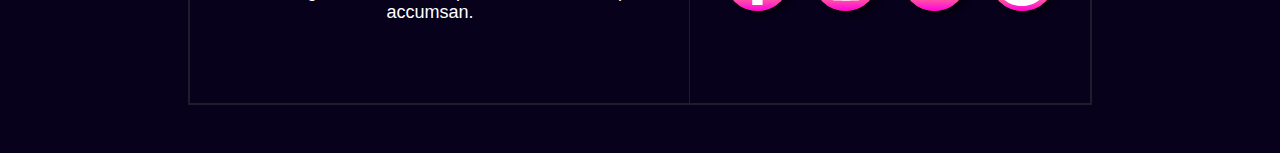
<file: divphone.html>
<!DOCTYPE html>
<html>
 <head>
  <meta charset="UTF-8">
     <link href="divphone.css" rel="stylesheet" type="text/css">
     <link href="header-footer.css" rel="stylesheet" type="text/css">
        <link href="https://fonts.googleapis.com/css?family=Montserrat:400,800" rel="stylesheet">   
        <link rel="icon" href="icon.png" sizes="16x16">
    <title>Code</title>
    
    
    
 </head>


  <body>

    <div class="header">

      <div class="hamburgermenu">
        <nav role="navigation">
          <div id="menuToggle">
            <!--
            En fake / gömd checkbox används som en clicker, 
            så att man kan använda :checked selector på den
            -->
            <input type="checkbox" />
           
            <!--
            några spans som används för att skapa en hamburgare
            -->
            <span></span>
            <span></span>
            <span></span>
            
      
            <ul id="menu">
              <a id="header1" href="index.html"><li>Home</li></a>
              <a id="header2">
               <li id="yta">Divs
               <div class="ulla">
                 
                 <div class="britta">
                    <ul>
                    <a href="divwatch.html"><li>divWatch</li></a>
                    <a href="divphone.html"><li>divPhone</li></a>
                    <a href="divbook.html"><li>divbook</li></a>
                    </ul>
                  </div>
                </div>
                </li>
              </a>
              <a id="header3" href="Curses.html"><li>Courses</li></a>
              <a id="header4" href="about.html"><li>About</li></a>
              <a id="header5" href="Login.html"><li>Login</li></a>
            </ul>
          </div>
        </nav>
      </div>
      <div class="header-centrer">
      <div class="header-logo">
          <div class="header-logo-text">
              <a id="Div">&ltDiv></a>elepor
          </div>
          <div class="header-logo-img">
              <svg aria-hidden="true" focusable="false" data-prefix="fab" data-icon="deviantart" class="svg-inline--fa fa-deviantart fa-w-10" role="img" xmlns="http://www.w3.org/2000/svg" viewBox="0 0 320 512"><path fill="currentColor" d="M320 93.2l-98.2 179.1 7.4 9.5H320v127.7H159.1l-13.5 9.2-43.7 84c-.3 0-8.6 8.6-9.2 9.2H0v-93.2l93.2-179.4-7.4-9.2H0V102.5h156l13.5-9.2 43.7-84c.3 0 8.6-8.6 9.2-9.2H320v93.1z"></path></svg>
          </div>
      </div>
      </div>
  
   
      <div class="header-event">
          <div class="header-event-box">
              <div class="header-event-box-text"><a id="header1" href="index.html">Home</a></div>
          </div>
          <div class="header-event-box" id="dropdown">
            <input type="checkbox">
            <div class="dropdown-bigbox">
              <div class="dropdown-minibox">
               <a href="divwatch"><div class="dropdown-minibox-text">divWatch</div></a>
              </div>
              <div class="dropdown-minibox">
               <a href="divphone.html"><div class="dropdown-minibox-text">divPhone</div></a>
              </div>
              <div class="dropdown-minibox">
               <a href="divbook.html"><div class="dropdown-minibox-text">divBook</div></a>
              </div>
            </div>
              <div class="header-event-box-text">
                 <a id="header2" href="#">Divs <a id="arrow">&#x2B07</a></a>
              </div>
            
          </div>
          <div class="header-event-box">
              <div class="header-event-box-text"><a id="header3" href="Curses.html">Courses</a></div>
          </div>
          <div class="header-event-box">
              <div class="header-event-box-text"><a id="header4" href="about.html">About</a></div>
          </div>
          <div class="header-event-box">
              <div class="header-event-box-text"><a id="header5" href="Login.html">Login</a></div>
          </div>
         
      </div>
  </div>
  
    <div class="intro">
      <div class="introtext">
        <div class="introtextheader">divPhone 11 pro</div>
        <div class="introtextinfo">Kameror, skärm, prestanda. Allt är Pro. </div>
        <div class="introtextbigbox">
           <a href="#"><div class="introtextminibox">Läs mer</div></a>
          <a href="#"><div class="introtextminibox">Köp</div></a>
        </div>
      </div>
      <div class="introimg">
        <img src="../bilder/iphone3.png">
      </div>
   
    </div>

    <div class="second">
      <div class="secondimg">
        <img src="../bilder/iphone7.png">
      </div>
    </div>


    <div class="third">
      <div class="wrapper3">
        <div class="thirdtext">
          <div class="thirdtextheader">divPhone11 </div>
          <div class="thirdtextinfo">Exakt rätt mängd. Av allt.</div>
          <div class="thirdtextbigbox">
            <a href="#"><div class="thirdtextminibox">Läs mer</div></a>
            <a href="#"><div class="thirdtextminibox">Köp</div></a>
          </div>
        </div>
       
        <div class="thirdimg">
          <img src="../bilder/iphone1.png">
        </div>
      </div>
    </div>

    <div class="retrowrapper">
      <div class="retrobox">
        <div class="retroboximg">
          <img src="../bilder/iphone12.png">
        </div>
        <div class="retroboxtext">
          <div class="retroboxretro">Retro</div>
          <div class="retroboxbread"><a href="morty.gif">divPhone 8 <br>Pumkin Orange</a></div>
        </div>
      </div>
      <div class="retrobox">
        <div class="retroboximg">
          <img src="../bilder/iphone10.png">
        </div>
        <div class="retroboxtext">
          <div class="retroboxretro">Retro</div>
          <div class="retroboxbread"><a href="morty.gif">divPhone 8 <br>Wine Red</a></div>
        </div>
      </div>
      <div class="retrobox">
        <div class="retroboximg">
          <img src="../bilder/iphone13.png">
        </div>
        <div class="retroboxtext">
          <div class="retroboxretro">Retro</div>
          <div class="retroboxbread"><a href="../bilder/morty.gif">divPhone 8  <br>Ocean Blue</a></div>
        </div>
      </div>
    </div>

    <div class="footer">
      <div class="footer-contentbox">
        <div class="footer-text">
          <div class="footer-text-logo"><span>&ltDiv></span>elepor</div>
          <div class="footer-text-bread">Lorem ipsum dolor sit amet, consectetur adipiscing elit. Vivamus ac elit arcu. Nulla blandit, dolor in finibus facilisis, augue libero maximus nisi, vitae finibus libero metus a augue. Duis ullamcorper nunc at scelerisque accumsan.</div>
        </div>
        <div class="footer-follow">
          <div class="footer-follow-bigbox">
            <div class="footer-follow-header">Follow us</div>
            <div class="footer-follow-links">
              <a href="../bilder/morty.gif">
             
                <div class="footer-follow-links-circle">
                  <div class="t6a"></div>
                  <div class="footer-follow-links-innercircle" id="facebook-circle">
                   <svg id="facebook" aria-hidden="true" focusable="false" data-prefix="fab" data-icon="facebook-f" class="svg-inline--fa fa-facebook-f fa-w-10" role="img" xmlns="http://www.w3.org/2000/svg" viewBox="0 0 320 512"><path fill="currentColor" d="M279.14 288l14.22-92.66h-88.91v-60.13c0-25.35 12.42-50.06 52.24-50.06h40.42V6.26S260.43 0 225.36 0c-73.22 0-121.08 44.38-121.08 124.72v70.62H22.89V288h81.39v224h100.17V288z"></path></svg>
                   </div>
                </div>
             
              </a>
              <a href="../bilder/morty.gif">
             
                <div class="footer-follow-links-circle">
                  <div class="t6a"></div>
                  <div class="footer-follow-links-innercircle" id="instagram-circle">
                    <svg id="instagram" aria-hidden="true" focusable="false" data-prefix="fab" data-icon="instagram" class="svg-inline--fa fa-instagram fa-w-14" role="img" xmlns="http://www.w3.org/2000/svg" viewBox="0 0 448 512"><path fill="currentColor" d="M224.1 141c-63.6 0-114.9 51.3-114.9 114.9s51.3 114.9 114.9 114.9S339 319.5 339 255.9 287.7 141 224.1 141zm0 189.6c-41.1 0-74.7-33.5-74.7-74.7s33.5-74.7 74.7-74.7 74.7 33.5 74.7 74.7-33.6 74.7-74.7 74.7zm146.4-194.3c0 14.9-12 26.8-26.8 26.8-14.9 0-26.8-12-26.8-26.8s12-26.8 26.8-26.8 26.8 12 26.8 26.8zm76.1 27.2c-1.7-35.9-9.9-67.7-36.2-93.9-26.2-26.2-58-34.4-93.9-36.2-37-2.1-147.9-2.1-184.9 0-35.8 1.7-67.6 9.9-93.9 36.1s-34.4 58-36.2 93.9c-2.1 37-2.1 147.9 0 184.9 1.7 35.9 9.9 67.7 36.2 93.9s58 34.4 93.9 36.2c37 2.1 147.9 2.1 184.9 0 35.9-1.7 67.7-9.9 93.9-36.2 26.2-26.2 34.4-58 36.2-93.9 2.1-37 2.1-147.8 0-184.8zM398.8 388c-7.8 19.6-22.9 34.7-42.6 42.6-29.5 11.7-99.5 9-132.1 9s-102.7 2.6-132.1-9c-19.6-7.8-34.7-22.9-42.6-42.6-11.7-29.5-9-99.5-9-132.1s-2.6-102.7 9-132.1c7.8-19.6 22.9-34.7 42.6-42.6 29.5-11.7 99.5-9 132.1-9s102.7-2.6 132.1 9c19.6 7.8 34.7 22.9 42.6 42.6 11.7 29.5 9 99.5 9 132.1s2.7 102.7-9 132.1z"></path></svg>
                   </div>
                </div>
                
              </a>
              <a href="../bilder/morty.gif">
              
                <div class="footer-follow-links-circle">
                  <div class="t6a"></div>
                  <div class="footer-follow-links-innercircle" id="twitter-circle">
                     <svg id="twitter" aria-hidden="true" focusable="false" data-prefix="fab" data-icon="twitter" class="svg-inline--fa fa-twitter fa-w-16" role="img" xmlns="http://www.w3.org/2000/svg" viewBox="0 0 512 512"><path fill="currentColor" d="M459.37 151.716c.325 4.548.325 9.097.325 13.645 0 138.72-105.583 298.558-298.558 298.558-59.452 0-114.68-17.219-161.137-47.106 8.447.974 16.568 1.299 25.34 1.299 49.055 0 94.213-16.568 130.274-44.832-46.132-.975-84.792-31.188-98.112-72.772 6.498.974 12.995 1.624 19.818 1.624 9.421 0 18.843-1.3 27.614-3.573-48.081-9.747-84.143-51.98-84.143-102.985v-1.299c13.969 7.797 30.214 12.67 47.431 13.319-28.264-18.843-46.781-51.005-46.781-87.391 0-19.492 5.197-37.36 14.294-52.954 51.655 63.675 129.3 105.258 216.365 109.807-1.624-7.797-2.599-15.918-2.599-24.04 0-57.828 46.782-104.934 104.934-104.934 30.213 0 57.502 12.67 76.67 33.137 23.715-4.548 46.456-13.32 66.599-25.34-7.798 24.366-24.366 44.833-46.132 57.827 21.117-2.273 41.584-8.122 60.426-16.243-14.292 20.791-32.161 39.308-52.628 54.253z"></path></svg>
                   </div>
                </div>
    
              </a>
              <a href="../bilder/morty.gif">
    
                <div class="footer-follow-links-circle">
                  <div class="t6a"></div>
                  <div class="footer-follow-links-innercircle" id="reddit-circle">
                     <svg id="reddit" aria-hidden="true" focusable="false" data-prefix="fab" data-icon="reddit" class="svg-inline--fa fa-reddit fa-w-16" role="img" xmlns="http://www.w3.org/2000/svg" viewBox="0 0 512 512"><path fill="currentColor" d="M201.5 305.5c-13.8 0-24.9-11.1-24.9-24.6 0-13.8 11.1-24.9 24.9-24.9 13.6 0 24.6 11.1 24.6 24.9 0 13.6-11.1 24.6-24.6 24.6zM504 256c0 137-111 248-248 248S8 393 8 256 119 8 256 8s248 111 248 248zm-132.3-41.2c-9.4 0-17.7 3.9-23.8 10-22.4-15.5-52.6-25.5-86.1-26.6l17.4-78.3 55.4 12.5c0 13.6 11.1 24.6 24.6 24.6 13.8 0 24.9-11.3 24.9-24.9s-11.1-24.9-24.9-24.9c-9.7 0-18 5.8-22.1 13.8l-61.2-13.6c-3-.8-6.1 1.4-6.9 4.4l-19.1 86.4c-33.2 1.4-63.1 11.3-85.5 26.8-6.1-6.4-14.7-10.2-24.1-10.2-34.9 0-46.3 46.9-14.4 62.8-1.1 5-1.7 10.2-1.7 15.5 0 52.6 59.2 95.2 132 95.2 73.1 0 132.3-42.6 132.3-95.2 0-5.3-.6-10.8-1.9-15.8 31.3-16 19.8-62.5-14.9-62.5zM302.8 331c-18.2 18.2-76.1 17.9-93.6 0-2.2-2.2-6.1-2.2-8.3 0-2.5 2.5-2.5 6.4 0 8.6 22.8 22.8 87.3 22.8 110.2 0 2.5-2.2 2.5-6.1 0-8.6-2.2-2.2-6.1-2.2-8.3 0zm7.7-75c-13.6 0-24.6 11.1-24.6 24.9 0 13.6 11.1 24.6 24.6 24.6 13.8 0 24.9-11.1 24.9-24.6 0-13.8-11-24.9-24.9-24.9z"></path></svg>
                    </div>
                </div>
          
              </a>
            </div>
          </div>
        </div>
      </div>


 

  </body>
</html>
</file>
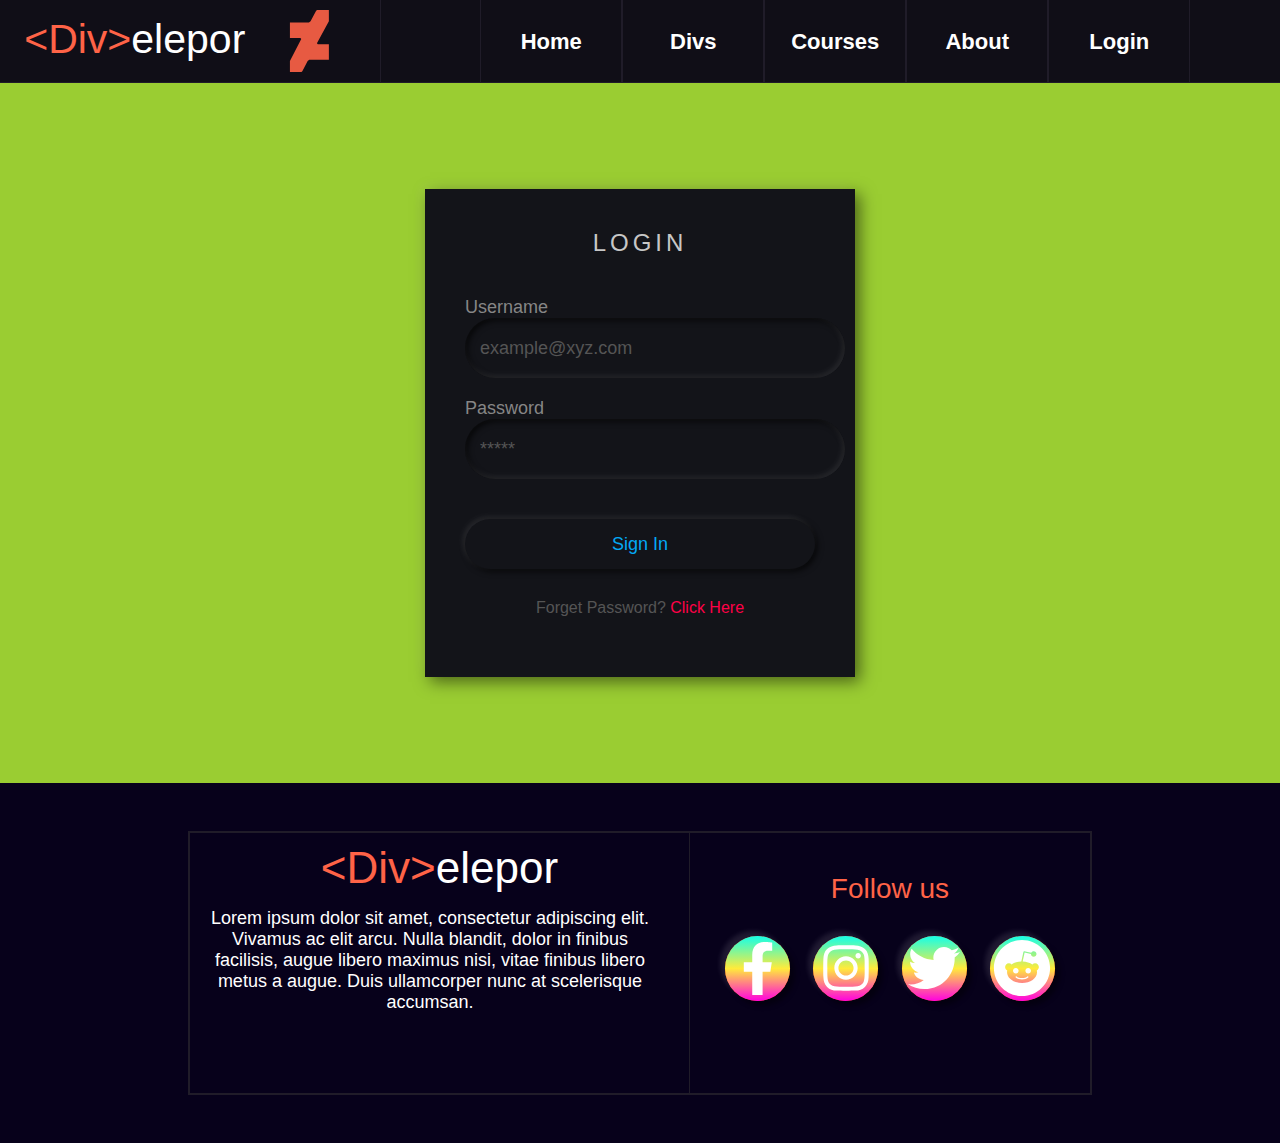
<file: Login.html>
<!DOCTYPE html>
<html>
 <head>
  <meta charset="UTF-8">
     <link href="login.css" rel="stylesheet" type="text/css">
     <link href="header-footer.css" rel="stylesheet" type="text/css">
      <link rel="icon" href="../icon.png" sizes="16x16">
    <title>Login</title>
</head>
 <body>


  <div class="header">

    <div class="hamburgermenu">
      <nav role="navigation">
        <div id="menuToggle">
          <!--
          En fake / gömd checkbox används som en clicker, 
          så att man kan använda :checked selector på den
          -->
          <input type="checkbox" />
         
          <!--
          några spans som används för att skapa en hamburgare
          -->
          <span></span>
          <span></span>
          <span></span>
          
    
          <ul id="menu">
            <a id="header1" href="index.html"><li>Home</li></a>
            <a id="header2">
             <li id="yta">Divs
             <div class="ulla">
               
               <div class="britta">
                  <ul>
                  <a href="divwatch.html"><li>divWatch</li></a>
                  <a href="divwatch.html"><li>divPhone</li></a>
                  <a href="divwatch.html"><li>divbook</li></a>
                  </ul>
                </div>
              </div>
              </li>
            </a>
            <a id="header3" href="Curses.html"><li>Courses</li></a>
            <a id="header4" href="about.html"><li>About</li></a>
            <a id="header5" href="Login.html"><li>Login</li></a>
          </ul>
        </div>
      </nav>
    </div>
    <div class="header-centrer">
    <div class="header-logo">
        <div class="header-logo-text">
            <a id="Div">&ltDiv></a>elepor
        </div>
        <div class="header-logo-img">
            <svg aria-hidden="true" focusable="false" data-prefix="fab" data-icon="deviantart" class="svg-inline--fa fa-deviantart fa-w-10" role="img" xmlns="http://www.w3.org/2000/svg" viewBox="0 0 320 512"><path fill="currentColor" d="M320 93.2l-98.2 179.1 7.4 9.5H320v127.7H159.1l-13.5 9.2-43.7 84c-.3 0-8.6 8.6-9.2 9.2H0v-93.2l93.2-179.4-7.4-9.2H0V102.5h156l13.5-9.2 43.7-84c.3 0 8.6-8.6 9.2-9.2H320v93.1z"></path></svg>
        </div>
    </div>
    </div>

 
    <div class="header-event">
        <div class="header-event-box">
            <div class="header-event-box-text"><a id="header1" href="index.html">Home</a></div>
        </div>
        <div class="header-event-box" id="dropdown">
          <input type="checkbox">
          <div class="dropdown-bigbox">
            <div class="dropdown-minibox">
             <a href="divwatch"><div class="dropdown-minibox-text">divWatch</div></a>
            </div>
            <div class="dropdown-minibox">
             <a href="divphone.html"><div class="dropdown-minibox-text">divPhone</div></a>
            </div>
            <div class="dropdown-minibox">
             <a href="divbook.html"><div class="dropdown-minibox-text">divBook</div></a>
            </div>
          </div>
            <div class="header-event-box-text">
               <a id="header2" href="#">Divs <a id="arrow">&#x2B07</a></a>
            </div>
          
        </div>
        <div class="header-event-box">
            <div class="header-event-box-text"><a id="header3" href="Curses.html">Courses</a></div>
        </div>
        <div class="header-event-box">
            <div class="header-event-box-text"><a id="header4" href="about.html">About</a></div>
        </div>
        <div class="header-event-box">
            <div class="header-event-box-text"><a id="header5" href="Login.html">Login</a></div>
        </div>
       
    </div>
</div>

<div class="login-mainbox">
  <div class="form">
    <h2>Login</h2>
    <div class="input">
     <div class="inputBox">
       <label>Username</label>
       <input type="text" name="" placeholder="example@xyz.com">
        </div>
        <div class="inputBox">
          <label>Password</label>
          <input type="text" name="" placeholder="*****">
        </div>

      <div class="inputBox">
        <input type="submit" name="" value="Sign In">
      </div>
     </div>
     <p class="forget">Forget Password? <a href="#"> Click Here</a></p>
     </div>
    </div>

     <div class="footer">
      <div class="footer-contentbox">
        <div class="footer-text">
          <div class="footer-text-logo"><span>&ltDiv></span>elepor</div>
          <div class="footer-text-bread">Lorem ipsum dolor sit amet, consectetur adipiscing elit. Vivamus ac elit arcu. Nulla blandit, dolor in finibus facilisis, augue libero maximus nisi, vitae finibus libero metus a augue. Duis ullamcorper nunc at scelerisque accumsan.</div>
        </div>
        <div class="footer-follow">
          <div class="footer-follow-bigbox">
            <div class="footer-follow-header">Follow us</div>
            <div class="footer-follow-links">
              <a href="morty.gif">
             
                <div class="footer-follow-links-circle">
                  <div class="t6a"></div>
                  <div class="footer-follow-links-innercircle" id="facebook-circle">
                   <svg id="facebook" aria-hidden="true" focusable="false" data-prefix="fab" data-icon="facebook-f" class="svg-inline--fa fa-facebook-f fa-w-10" role="img" xmlns="http://www.w3.org/2000/svg" viewBox="0 0 320 512"><path fill="currentColor" d="M279.14 288l14.22-92.66h-88.91v-60.13c0-25.35 12.42-50.06 52.24-50.06h40.42V6.26S260.43 0 225.36 0c-73.22 0-121.08 44.38-121.08 124.72v70.62H22.89V288h81.39v224h100.17V288z"></path></svg>
                   </div>
                </div>
             
              </a>
              <a href="morty.gif">
             
                <div class="footer-follow-links-circle">
                  <div class="t6a"></div>
                  <div class="footer-follow-links-innercircle" id="instagram-circle">
                    <svg id="instagram" aria-hidden="true" focusable="false" data-prefix="fab" data-icon="instagram" class="svg-inline--fa fa-instagram fa-w-14" role="img" xmlns="http://www.w3.org/2000/svg" viewBox="0 0 448 512"><path fill="currentColor" d="M224.1 141c-63.6 0-114.9 51.3-114.9 114.9s51.3 114.9 114.9 114.9S339 319.5 339 255.9 287.7 141 224.1 141zm0 189.6c-41.1 0-74.7-33.5-74.7-74.7s33.5-74.7 74.7-74.7 74.7 33.5 74.7 74.7-33.6 74.7-74.7 74.7zm146.4-194.3c0 14.9-12 26.8-26.8 26.8-14.9 0-26.8-12-26.8-26.8s12-26.8 26.8-26.8 26.8 12 26.8 26.8zm76.1 27.2c-1.7-35.9-9.9-67.7-36.2-93.9-26.2-26.2-58-34.4-93.9-36.2-37-2.1-147.9-2.1-184.9 0-35.8 1.7-67.6 9.9-93.9 36.1s-34.4 58-36.2 93.9c-2.1 37-2.1 147.9 0 184.9 1.7 35.9 9.9 67.7 36.2 93.9s58 34.4 93.9 36.2c37 2.1 147.9 2.1 184.9 0 35.9-1.7 67.7-9.9 93.9-36.2 26.2-26.2 34.4-58 36.2-93.9 2.1-37 2.1-147.8 0-184.8zM398.8 388c-7.8 19.6-22.9 34.7-42.6 42.6-29.5 11.7-99.5 9-132.1 9s-102.7 2.6-132.1-9c-19.6-7.8-34.7-22.9-42.6-42.6-11.7-29.5-9-99.5-9-132.1s-2.6-102.7 9-132.1c7.8-19.6 22.9-34.7 42.6-42.6 29.5-11.7 99.5-9 132.1-9s102.7-2.6 132.1 9c19.6 7.8 34.7 22.9 42.6 42.6 11.7 29.5 9 99.5 9 132.1s2.7 102.7-9 132.1z"></path></svg>
                   </div>
                </div>
                
              </a>
              <a href="morty.gif">
              
                <div class="footer-follow-links-circle">
                  <div class="t6a"></div>
                  <div class="footer-follow-links-innercircle" id="twitter-circle">
                     <svg id="twitter" aria-hidden="true" focusable="false" data-prefix="fab" data-icon="twitter" class="svg-inline--fa fa-twitter fa-w-16" role="img" xmlns="http://www.w3.org/2000/svg" viewBox="0 0 512 512"><path fill="currentColor" d="M459.37 151.716c.325 4.548.325 9.097.325 13.645 0 138.72-105.583 298.558-298.558 298.558-59.452 0-114.68-17.219-161.137-47.106 8.447.974 16.568 1.299 25.34 1.299 49.055 0 94.213-16.568 130.274-44.832-46.132-.975-84.792-31.188-98.112-72.772 6.498.974 12.995 1.624 19.818 1.624 9.421 0 18.843-1.3 27.614-3.573-48.081-9.747-84.143-51.98-84.143-102.985v-1.299c13.969 7.797 30.214 12.67 47.431 13.319-28.264-18.843-46.781-51.005-46.781-87.391 0-19.492 5.197-37.36 14.294-52.954 51.655 63.675 129.3 105.258 216.365 109.807-1.624-7.797-2.599-15.918-2.599-24.04 0-57.828 46.782-104.934 104.934-104.934 30.213 0 57.502 12.67 76.67 33.137 23.715-4.548 46.456-13.32 66.599-25.34-7.798 24.366-24.366 44.833-46.132 57.827 21.117-2.273 41.584-8.122 60.426-16.243-14.292 20.791-32.161 39.308-52.628 54.253z"></path></svg>
                   </div>
                </div>
    
              </a>
              <a href="morty.gif">
    
                <div class="footer-follow-links-circle">
                  <div class="t6a"></div>
                  <div class="footer-follow-links-innercircle" id="reddit-circle">
                     <svg id="reddit" aria-hidden="true" focusable="false" data-prefix="fab" data-icon="reddit" class="svg-inline--fa fa-reddit fa-w-16" role="img" xmlns="http://www.w3.org/2000/svg" viewBox="0 0 512 512"><path fill="currentColor" d="M201.5 305.5c-13.8 0-24.9-11.1-24.9-24.6 0-13.8 11.1-24.9 24.9-24.9 13.6 0 24.6 11.1 24.6 24.9 0 13.6-11.1 24.6-24.6 24.6zM504 256c0 137-111 248-248 248S8 393 8 256 119 8 256 8s248 111 248 248zm-132.3-41.2c-9.4 0-17.7 3.9-23.8 10-22.4-15.5-52.6-25.5-86.1-26.6l17.4-78.3 55.4 12.5c0 13.6 11.1 24.6 24.6 24.6 13.8 0 24.9-11.3 24.9-24.9s-11.1-24.9-24.9-24.9c-9.7 0-18 5.8-22.1 13.8l-61.2-13.6c-3-.8-6.1 1.4-6.9 4.4l-19.1 86.4c-33.2 1.4-63.1 11.3-85.5 26.8-6.1-6.4-14.7-10.2-24.1-10.2-34.9 0-46.3 46.9-14.4 62.8-1.1 5-1.7 10.2-1.7 15.5 0 52.6 59.2 95.2 132 95.2 73.1 0 132.3-42.6 132.3-95.2 0-5.3-.6-10.8-1.9-15.8 31.3-16 19.8-62.5-14.9-62.5zM302.8 331c-18.2 18.2-76.1 17.9-93.6 0-2.2-2.2-6.1-2.2-8.3 0-2.5 2.5-2.5 6.4 0 8.6 22.8 22.8 87.3 22.8 110.2 0 2.5-2.2 2.5-6.1 0-8.6-2.2-2.2-6.1-2.2-8.3 0zm7.7-75c-13.6 0-24.6 11.1-24.6 24.9 0 13.6 11.1 24.6 24.6 24.6 13.8 0 24.9-11.1 24.9-24.6 0-13.8-11-24.9-24.9-24.9z"></path></svg>
                    </div>
                </div>
          
              </a>
            </div>
          </div>
        </div>
      </div>
    </div>
 </body>
</html>
</file>
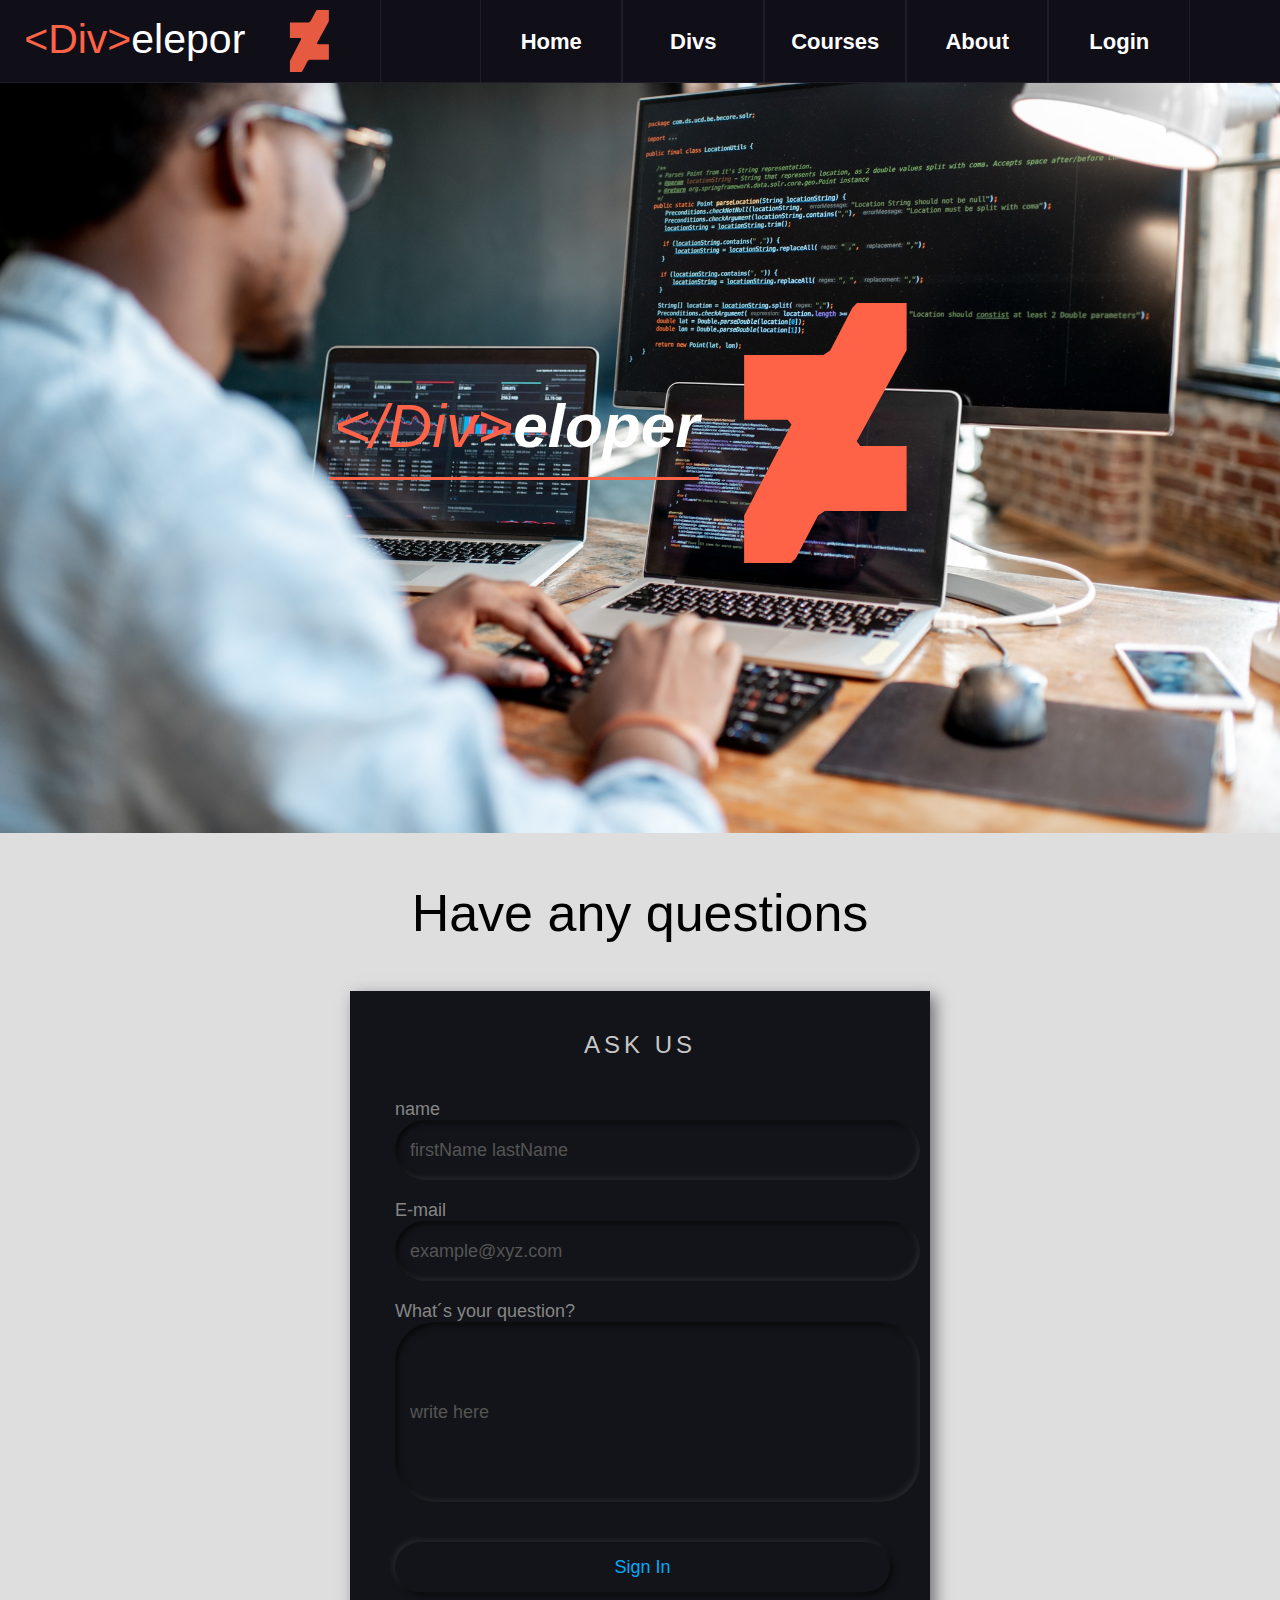
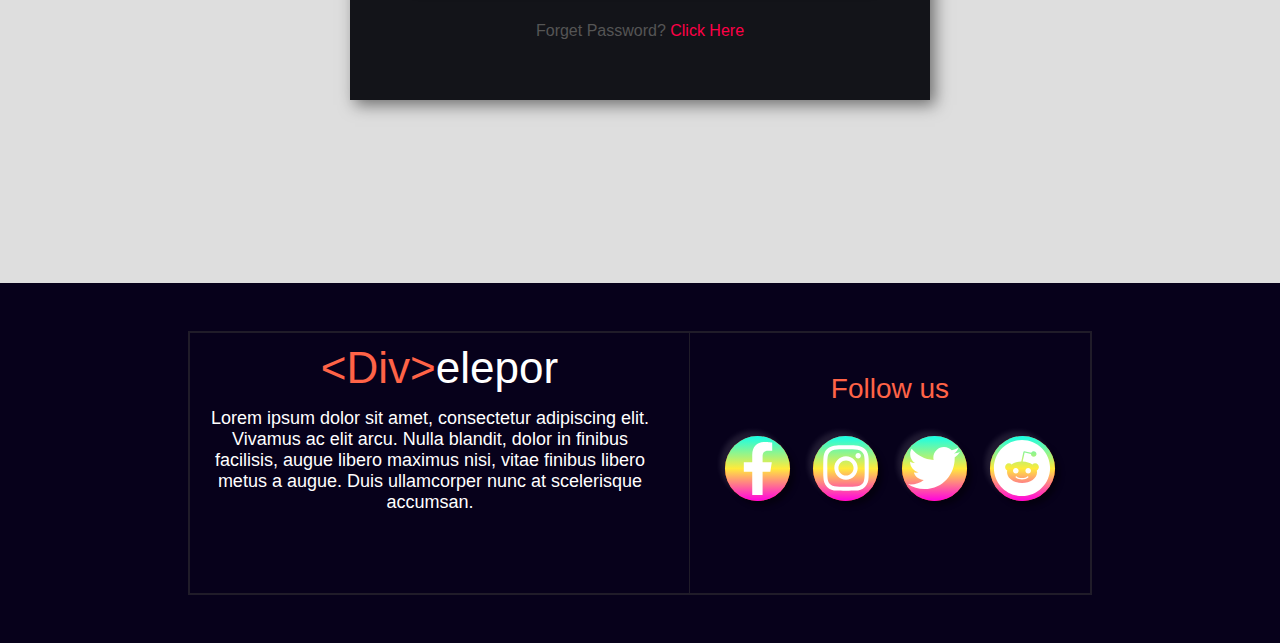
<file: matheus html:css/about.html>
<!DOCTYPE html>
<html>
 <head>
  <meta charset="UTF-8" name="viewport">
     <link href="about.css" rel="stylesheet" type="text/css">
     <link href="header-footer.css" rel="stylesheet" type="text/css">
        <link href="https://fonts.googleapis.com/css?family=Montserrat:400,800" rel="stylesheet">
         <link rel="icon" href="../icon.png" sizes="16x16">
    <title>Code</title>
 </head>
 <body>

  <div class="header">

    <div class="hamburgermenu">
      <nav role="navigation">
        <div id="menuToggle">
          <!--
          En fake / gömd checkbox används som en clicker, 
          så att man kan använda :checked selector på den
          -->
          <input type="checkbox" />
         
          <!--
          några spans som används för att skapa en hamburgare
          -->
          <span></span>
          <span></span>
          <span></span>
          
    
          <ul id="menu">
            <a id="header1" href="../Code.html"><li>Home</li></a>
            <a id="header2">
             <li id="yta">Divs
             <div class="ulla">
               
               <div class="britta">
                  <ul>
                  <a href="divwatch.html"><li>divWatch</li></a>
                  <a href="divphone.html"><li>divPhone</li></a>
                  <a href="divbook.html"><li>divbook</li></a>
                  </ul>
                </div>
              </div>
              </li>
            </a>
            <a id="header3" href="Curses.html"><li>Courses</li></a>
            <a id="header4" href="about.html"><li>About</li></a>
            <a id="header5" href="Login.html"><li>Login</li></a>
          </ul>
        </div>
      </nav>
    </div>
    <div class="header-centrer">
    <div class="header-logo">
        <div class="header-logo-text">
            <a id="Div">&ltDiv></a>elepor
        </div>
        <div class="header-logo-img">
            <svg aria-hidden="true" focusable="false" data-prefix="fab" data-icon="deviantart" class="svg-inline--fa fa-deviantart fa-w-10" role="img" xmlns="http://www.w3.org/2000/svg" viewBox="0 0 320 512"><path fill="currentColor" d="M320 93.2l-98.2 179.1 7.4 9.5H320v127.7H159.1l-13.5 9.2-43.7 84c-.3 0-8.6 8.6-9.2 9.2H0v-93.2l93.2-179.4-7.4-9.2H0V102.5h156l13.5-9.2 43.7-84c.3 0 8.6-8.6 9.2-9.2H320v93.1z"></path></svg>
        </div>
    </div>
    </div>

 
    <div class="header-event">
        <div class="header-event-box">
            <div class="header-event-box-text"><a id="header1" href="../Code.html">Home</a></div>
        </div>
        <div class="header-event-box" id="dropdown">
          <input type="checkbox">
          <div class="dropdown-bigbox">
            <div class="dropdown-minibox">
             <a href="divwatch"><div class="dropdown-minibox-text">divWatch</div></a>
            </div>
            <div class="dropdown-minibox">
             <a href="divphone.html"><div class="dropdown-minibox-text">divPhone</div></a>
            </div>
            <div class="dropdown-minibox">
             <a href="divbook.html"><div class="dropdown-minibox-text">divBook</div></a>
            </div>
          </div>
            <div class="header-event-box-text">
               <a id="header2" href="#">Divs <a id="arrow">&#x2B07</a></a>
            </div>
          
        </div>
        <div class="header-event-box">
            <div class="header-event-box-text"><a id="header3" href="Curses.html">Courses</a></div>
        </div>
        <div class="header-event-box">
            <div class="header-event-box-text"><a id="header4" href="about.html">About</a></div>
        </div>
        <div class="header-event-box">
            <div class="header-event-box-text"><a id="header5" href="Login.html">Login</a></div>
        </div>
       
    </div>
</div>


  <!-- 
    en container med emn bild och en text i mitten
  -->
    <div class="intro">
      <div class="text">  
        <div class="texter"><i><span>&lt/Div></span>eloper</i></div>  
        <hr>
        <div class="icon">
          <svg aria-hidden="true" focusable="false" data-prefix="fab" data-icon="deviantart" class="svg-inline--fa fa-deviantart fa-w-10" role="img" xmlns="http://www.w3.org/2000/svg" viewBox="0 0 320 512"><path fill="currentColor" d="M320 93.2l-98.2 179.1 7.4 9.5H320v127.7H159.1l-13.5 9.2-43.7 84c-.3 0-8.6 8.6-9.2 9.2H0v-93.2l93.2-179.4-7.4-9.2H0V102.5h156l13.5-9.2 43.7-84c.3 0 8.6-8.6 9.2-9.2H320v93.1z"></path></svg>
        </div> 
      </div>
    </div>



<div class="question">
  <div class="question-header">Have any questions</div>
 
  <div class="form"><!--en form container för submit boxen-->
    <h2>Ask us</h2>
    <div class="input">
     <div class="inputBox">
       <label>name</label>
       <input type="text" name="" placeholder="firstName lastName ">
        </div>
        <div class="inputBox">
          <label>E-mail</label>
          <input type="text" name="" placeholder="example@xyz.com">
        </div>
        <div class="inputBox">
           <label id="skkrttt">What´s your question?</label>
           <input id="skrttt" type="text" name="" placeholder="write here">
        </div>
      <div class="inputBox">
        <input type="submit" name="" value="Sign In">
      </div>
     </div>
     <p class="forget">Forget Password? <a href="#"> Click Here</a></p>
     </div>

</div>


<div class="footer">
  <div class="footer-contentbox">
    <div class="footer-text">
      <div class="footer-text-logo"><span>&ltDiv></span>elepor</div>
      <div class="footer-text-bread">Lorem ipsum dolor sit amet, consectetur adipiscing elit. Vivamus ac elit arcu. Nulla blandit, dolor in finibus facilisis, augue libero maximus nisi, vitae finibus libero metus a augue. Duis ullamcorper nunc at scelerisque accumsan.</div>
    </div>
    <div class="footer-follow">
      <div class="footer-follow-bigbox">
        <div class="footer-follow-header">Follow us</div>
        <div class="footer-follow-links">
          <a href="morty.gif">
         
            <div class="footer-follow-links-circle">
              <div class="t6a"></div>
              <div class="footer-follow-links-innercircle" id="facebook-circle">
               <svg id="facebook" aria-hidden="true" focusable="false" data-prefix="fab" data-icon="facebook-f" class="svg-inline--fa fa-facebook-f fa-w-10" role="img" xmlns="http://www.w3.org/2000/svg" viewBox="0 0 320 512"><path fill="currentColor" d="M279.14 288l14.22-92.66h-88.91v-60.13c0-25.35 12.42-50.06 52.24-50.06h40.42V6.26S260.43 0 225.36 0c-73.22 0-121.08 44.38-121.08 124.72v70.62H22.89V288h81.39v224h100.17V288z"></path></svg>
               </div>
            </div>
         
          </a>
          <a href="morty.gif">
         
            <div class="footer-follow-links-circle">
              <div class="t6a"></div>
              <div class="footer-follow-links-innercircle" id="instagram-circle">
                <svg id="instagram" aria-hidden="true" focusable="false" data-prefix="fab" data-icon="instagram" class="svg-inline--fa fa-instagram fa-w-14" role="img" xmlns="http://www.w3.org/2000/svg" viewBox="0 0 448 512"><path fill="currentColor" d="M224.1 141c-63.6 0-114.9 51.3-114.9 114.9s51.3 114.9 114.9 114.9S339 319.5 339 255.9 287.7 141 224.1 141zm0 189.6c-41.1 0-74.7-33.5-74.7-74.7s33.5-74.7 74.7-74.7 74.7 33.5 74.7 74.7-33.6 74.7-74.7 74.7zm146.4-194.3c0 14.9-12 26.8-26.8 26.8-14.9 0-26.8-12-26.8-26.8s12-26.8 26.8-26.8 26.8 12 26.8 26.8zm76.1 27.2c-1.7-35.9-9.9-67.7-36.2-93.9-26.2-26.2-58-34.4-93.9-36.2-37-2.1-147.9-2.1-184.9 0-35.8 1.7-67.6 9.9-93.9 36.1s-34.4 58-36.2 93.9c-2.1 37-2.1 147.9 0 184.9 1.7 35.9 9.9 67.7 36.2 93.9s58 34.4 93.9 36.2c37 2.1 147.9 2.1 184.9 0 35.9-1.7 67.7-9.9 93.9-36.2 26.2-26.2 34.4-58 36.2-93.9 2.1-37 2.1-147.8 0-184.8zM398.8 388c-7.8 19.6-22.9 34.7-42.6 42.6-29.5 11.7-99.5 9-132.1 9s-102.7 2.6-132.1-9c-19.6-7.8-34.7-22.9-42.6-42.6-11.7-29.5-9-99.5-9-132.1s-2.6-102.7 9-132.1c7.8-19.6 22.9-34.7 42.6-42.6 29.5-11.7 99.5-9 132.1-9s102.7-2.6 132.1 9c19.6 7.8 34.7 22.9 42.6 42.6 11.7 29.5 9 99.5 9 132.1s2.7 102.7-9 132.1z"></path></svg>
               </div>
            </div>
            
          </a>
          <a href="morty.gif">
          
            <div class="footer-follow-links-circle">
              <div class="t6a"></div>
              <div class="footer-follow-links-innercircle" id="twitter-circle">
                 <svg id="twitter" aria-hidden="true" focusable="false" data-prefix="fab" data-icon="twitter" class="svg-inline--fa fa-twitter fa-w-16" role="img" xmlns="http://www.w3.org/2000/svg" viewBox="0 0 512 512"><path fill="currentColor" d="M459.37 151.716c.325 4.548.325 9.097.325 13.645 0 138.72-105.583 298.558-298.558 298.558-59.452 0-114.68-17.219-161.137-47.106 8.447.974 16.568 1.299 25.34 1.299 49.055 0 94.213-16.568 130.274-44.832-46.132-.975-84.792-31.188-98.112-72.772 6.498.974 12.995 1.624 19.818 1.624 9.421 0 18.843-1.3 27.614-3.573-48.081-9.747-84.143-51.98-84.143-102.985v-1.299c13.969 7.797 30.214 12.67 47.431 13.319-28.264-18.843-46.781-51.005-46.781-87.391 0-19.492 5.197-37.36 14.294-52.954 51.655 63.675 129.3 105.258 216.365 109.807-1.624-7.797-2.599-15.918-2.599-24.04 0-57.828 46.782-104.934 104.934-104.934 30.213 0 57.502 12.67 76.67 33.137 23.715-4.548 46.456-13.32 66.599-25.34-7.798 24.366-24.366 44.833-46.132 57.827 21.117-2.273 41.584-8.122 60.426-16.243-14.292 20.791-32.161 39.308-52.628 54.253z"></path></svg>
               </div>
            </div>

          </a>
          <a href="morty.gif">

            <div class="footer-follow-links-circle">
              <div class="t6a"></div>
              <div class="footer-follow-links-innercircle" id="reddit-circle">
                 <svg id="reddit" aria-hidden="true" focusable="false" data-prefix="fab" data-icon="reddit" class="svg-inline--fa fa-reddit fa-w-16" role="img" xmlns="http://www.w3.org/2000/svg" viewBox="0 0 512 512"><path fill="currentColor" d="M201.5 305.5c-13.8 0-24.9-11.1-24.9-24.6 0-13.8 11.1-24.9 24.9-24.9 13.6 0 24.6 11.1 24.6 24.9 0 13.6-11.1 24.6-24.6 24.6zM504 256c0 137-111 248-248 248S8 393 8 256 119 8 256 8s248 111 248 248zm-132.3-41.2c-9.4 0-17.7 3.9-23.8 10-22.4-15.5-52.6-25.5-86.1-26.6l17.4-78.3 55.4 12.5c0 13.6 11.1 24.6 24.6 24.6 13.8 0 24.9-11.3 24.9-24.9s-11.1-24.9-24.9-24.9c-9.7 0-18 5.8-22.1 13.8l-61.2-13.6c-3-.8-6.1 1.4-6.9 4.4l-19.1 86.4c-33.2 1.4-63.1 11.3-85.5 26.8-6.1-6.4-14.7-10.2-24.1-10.2-34.9 0-46.3 46.9-14.4 62.8-1.1 5-1.7 10.2-1.7 15.5 0 52.6 59.2 95.2 132 95.2 73.1 0 132.3-42.6 132.3-95.2 0-5.3-.6-10.8-1.9-15.8 31.3-16 19.8-62.5-14.9-62.5zM302.8 331c-18.2 18.2-76.1 17.9-93.6 0-2.2-2.2-6.1-2.2-8.3 0-2.5 2.5-2.5 6.4 0 8.6 22.8 22.8 87.3 22.8 110.2 0 2.5-2.2 2.5-6.1 0-8.6-2.2-2.2-6.1-2.2-8.3 0zm7.7-75c-13.6 0-24.6 11.1-24.6 24.9 0 13.6 11.1 24.6 24.6 24.6 13.8 0 24.9-11.1 24.9-24.6 0-13.8-11-24.9-24.9-24.9z"></path></svg>
                </div>
            </div>
      
          </a>
        </div>
      </div>
    </div>
  </div>
</div>




 </body>
</html>
</file>
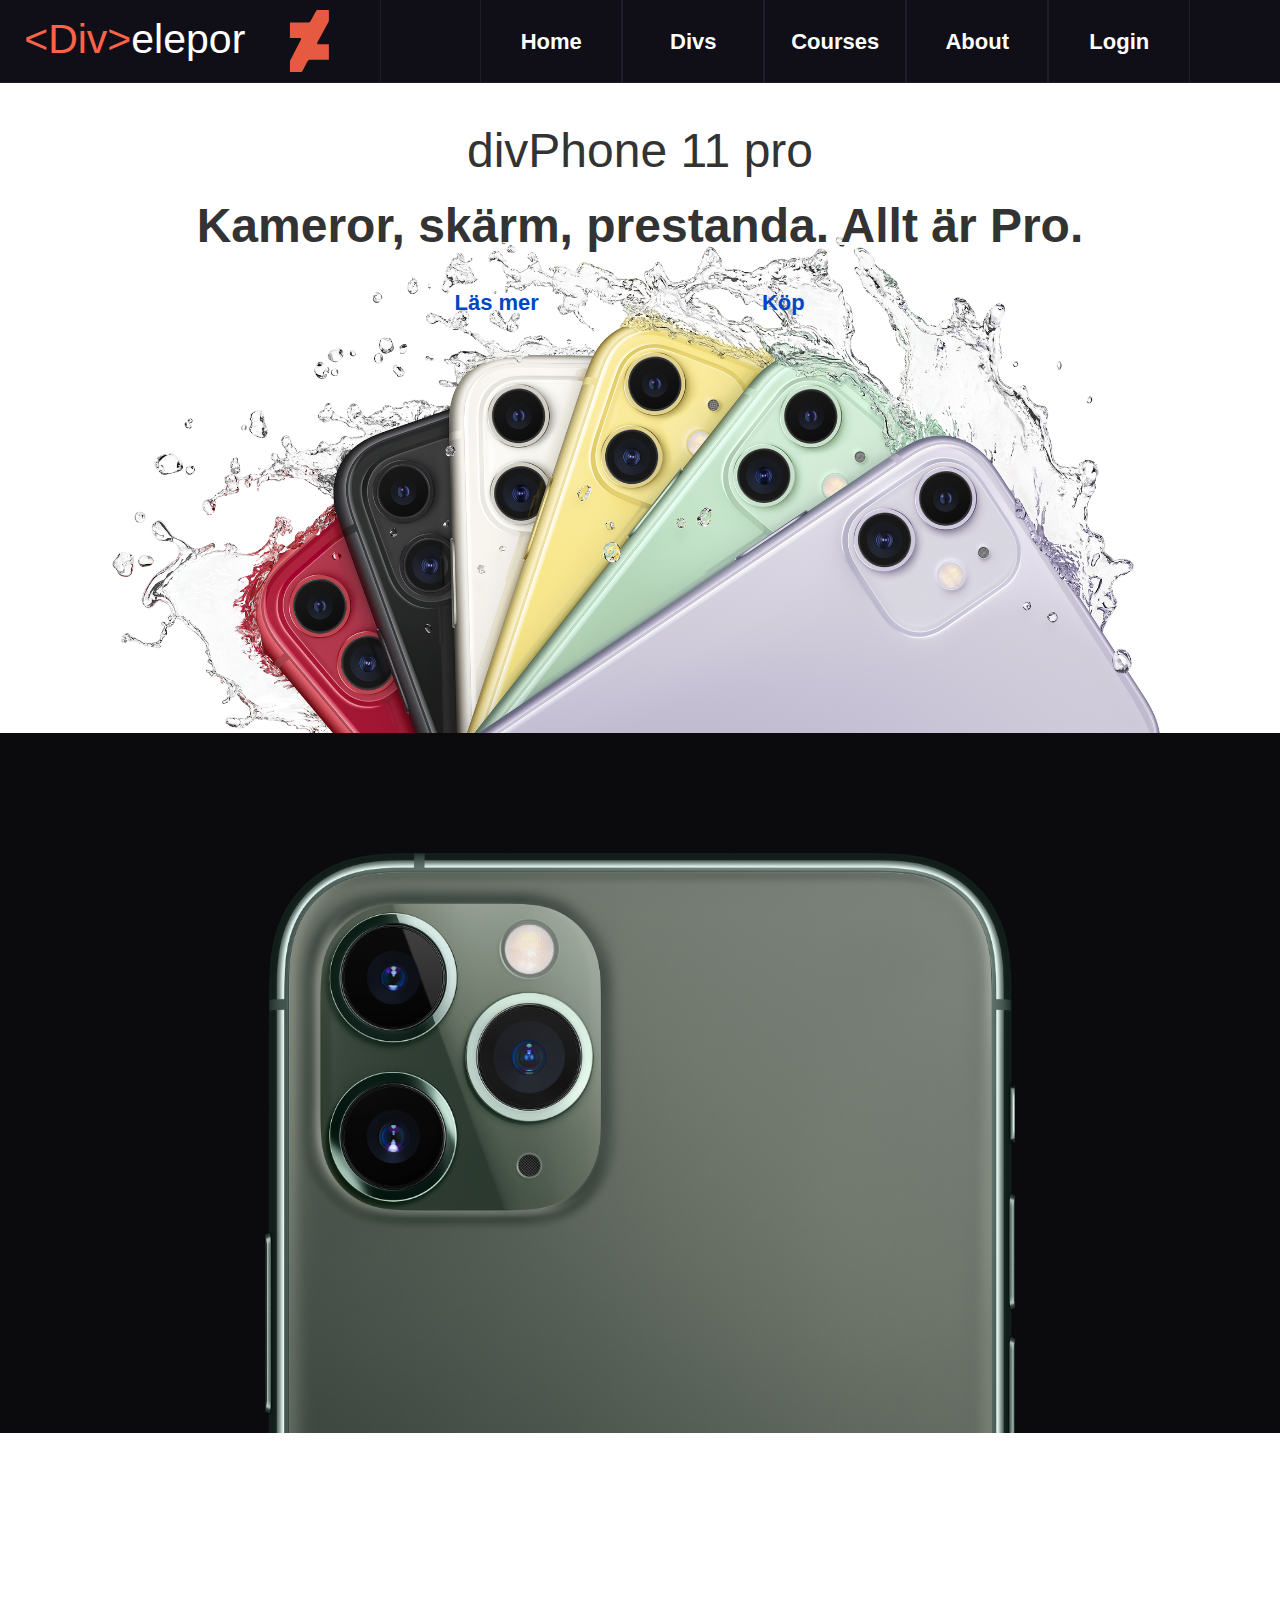
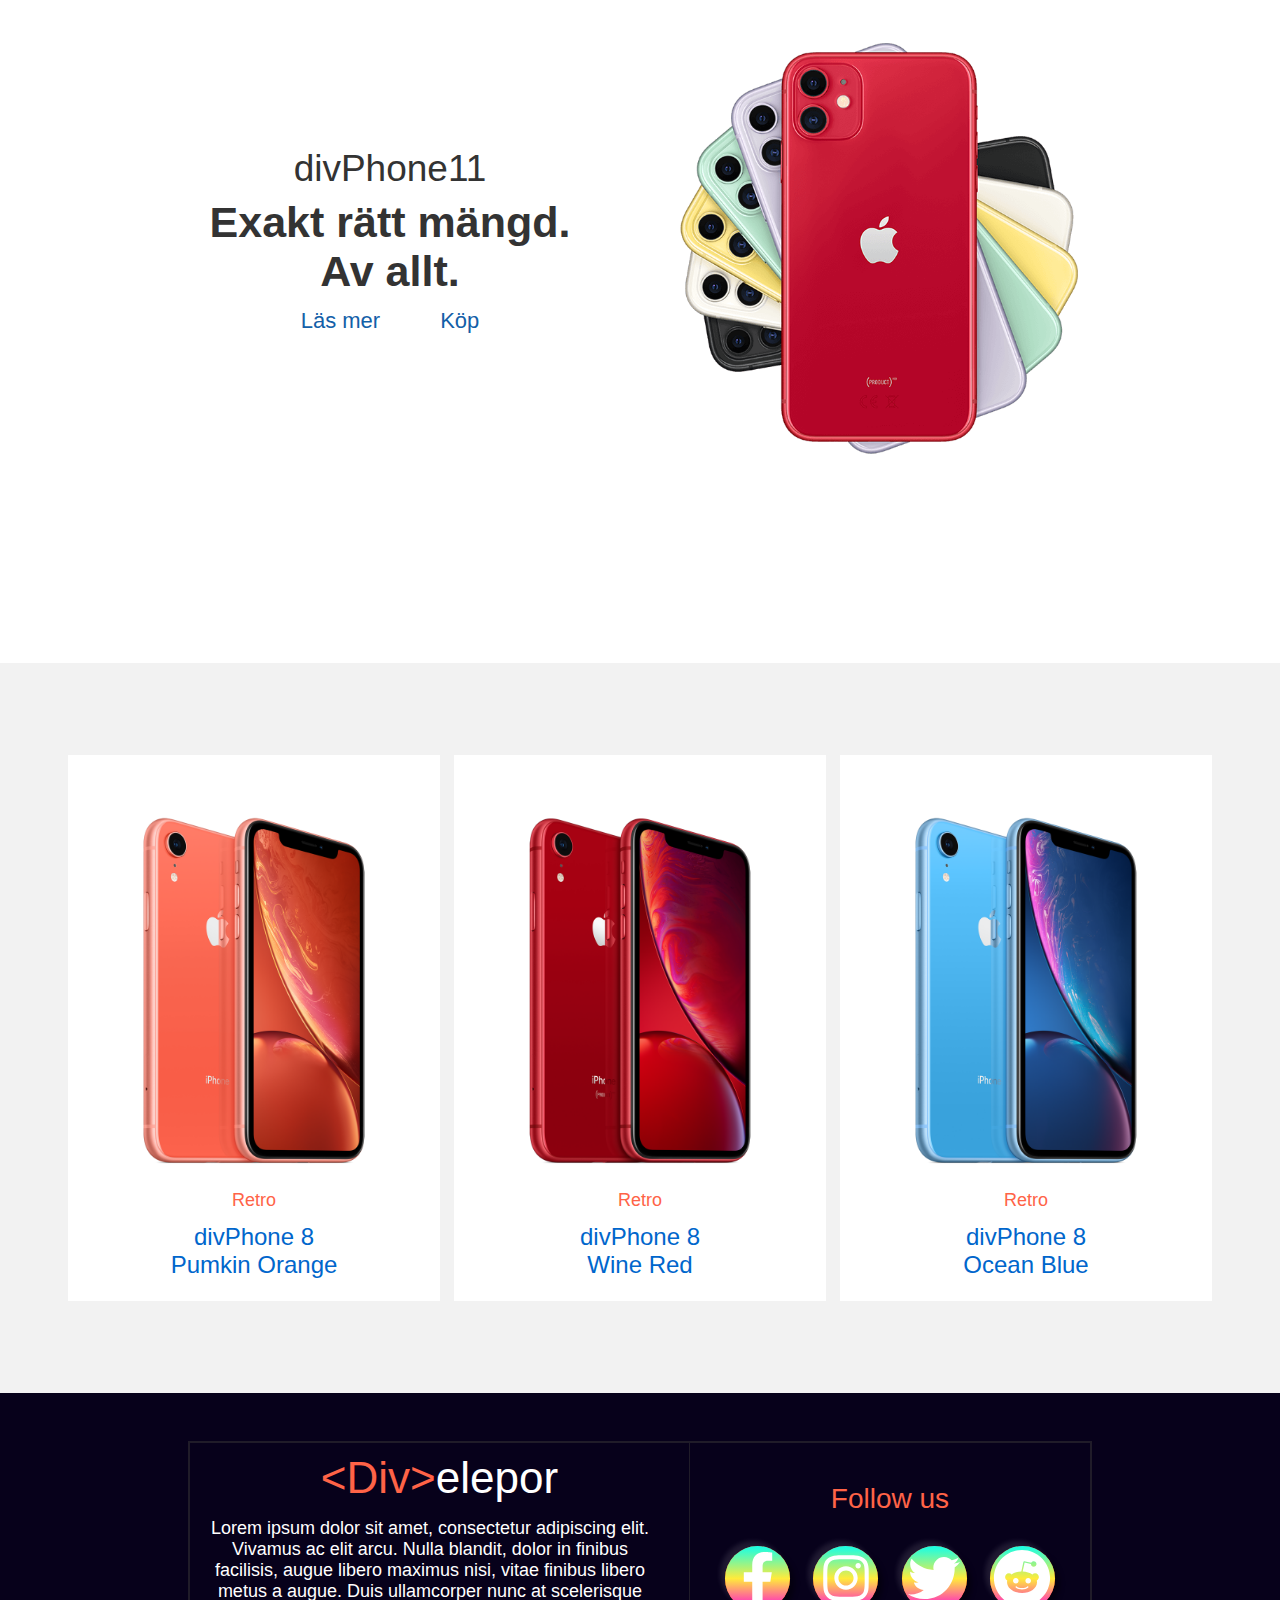
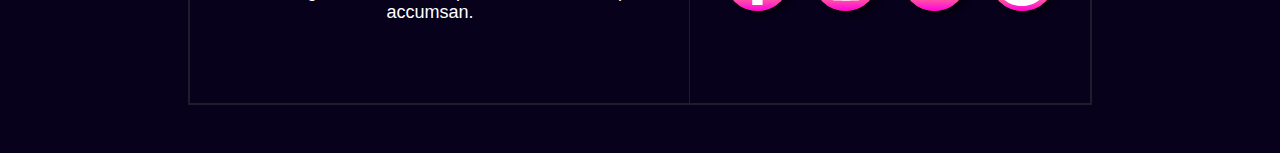
<file: matheus html:css/divphone.html>
<!DOCTYPE html>
<html>
 <head>
  <meta charset="UTF-8">
     <link href="divphone.css" rel="stylesheet" type="text/css">
     <link href="header-footer.css" rel="stylesheet" type="text/css">
        <link href="https://fonts.googleapis.com/css?family=Montserrat:400,800" rel="stylesheet">   
        <link rel="icon" href="icon.png" sizes="16x16">
    <title>Code</title>
    
    
    
 </head>


  <body>

    <div class="header">

      <div class="hamburgermenu">
        <nav role="navigation">
          <div id="menuToggle">
            <!--
            En fake / gömd checkbox används som en clicker, 
            så att man kan använda :checked selector på den
            -->
            <input type="checkbox" />
           
            <!--
            några spans som används för att skapa en hamburgare
            -->
            <span></span>
            <span></span>
            <span></span>
            
      
            <ul id="menu">
              <a id="header1" href="../Code.html"><li>Home</li></a>
              <a id="header2">
               <li id="yta">Divs
               <div class="ulla">
                 
                 <div class="britta">
                    <ul>
                    <a href="divwatch.html"><li>divWatch</li></a>
                    <a href="divphone.html"><li>divPhone</li></a>
                    <a href="divbook.html"><li>divbook</li></a>
                    </ul>
                  </div>
                </div>
                </li>
              </a>
              <a id="header3" href="Curses.html"><li>Courses</li></a>
              <a id="header4" href="about.html"><li>About</li></a>
              <a id="header5" href="Login.html"><li>Login</li></a>
            </ul>
          </div>
        </nav>
      </div>
      <div class="header-centrer">
      <div class="header-logo">
          <div class="header-logo-text">
              <a id="Div">&ltDiv></a>elepor
          </div>
          <div class="header-logo-img">
              <svg aria-hidden="true" focusable="false" data-prefix="fab" data-icon="deviantart" class="svg-inline--fa fa-deviantart fa-w-10" role="img" xmlns="http://www.w3.org/2000/svg" viewBox="0 0 320 512"><path fill="currentColor" d="M320 93.2l-98.2 179.1 7.4 9.5H320v127.7H159.1l-13.5 9.2-43.7 84c-.3 0-8.6 8.6-9.2 9.2H0v-93.2l93.2-179.4-7.4-9.2H0V102.5h156l13.5-9.2 43.7-84c.3 0 8.6-8.6 9.2-9.2H320v93.1z"></path></svg>
          </div>
      </div>
      </div>
  
   
      <div class="header-event">
          <div class="header-event-box">
              <div class="header-event-box-text"><a id="header1" href="../Code.html">Home</a></div>
          </div>
          <div class="header-event-box" id="dropdown">
            <input type="checkbox">
            <div class="dropdown-bigbox">
              <div class="dropdown-minibox">
               <a href="divwatch"><div class="dropdown-minibox-text">divWatch</div></a>
              </div>
              <div class="dropdown-minibox">
               <a href="divphone.html"><div class="dropdown-minibox-text">divPhone</div></a>
              </div>
              <div class="dropdown-minibox">
               <a href="divbook.html"><div class="dropdown-minibox-text">divBook</div></a>
              </div>
            </div>
              <div class="header-event-box-text">
                 <a id="header2" href="#">Divs <a id="arrow">&#x2B07</a></a>
              </div>
            
          </div>
          <div class="header-event-box">
              <div class="header-event-box-text"><a id="header3" href="Curses.html">Courses</a></div>
          </div>
          <div class="header-event-box">
              <div class="header-event-box-text"><a id="header4" href="about.html">About</a></div>
          </div>
          <div class="header-event-box">
              <div class="header-event-box-text"><a id="header5" href="Login.html">Login</a></div>
          </div>
         
      </div>
  </div>
  
    <div class="intro">
      <div class="introtext">
        <div class="introtextheader">divPhone 11 pro</div>
        <div class="introtextinfo">Kameror, skärm, prestanda. Allt är Pro. </div>
        <div class="introtextbigbox">
           <a href="#"><div class="introtextminibox">Läs mer</div></a>
          <a href="#"><div class="introtextminibox">Köp</div></a>
        </div>
      </div>
      <div class="introimg">
        <img src="../bilder/iphone3.png">
      </div>
   
    </div>

    <div class="second">
      <div class="secondimg">
        <img src="../bilder/iphone7.png">
      </div>
    </div>


    <div class="third">
      <div class="wrapper3">
        <div class="thirdtext">
          <div class="thirdtextheader">divPhone11 </div>
          <div class="thirdtextinfo">Exakt rätt mängd. Av allt.</div>
          <div class="thirdtextbigbox">
            <a href="#"><div class="thirdtextminibox">Läs mer</div></a>
            <a href="#"><div class="thirdtextminibox">Köp</div></a>
          </div>
        </div>
       
        <div class="thirdimg">
          <img src="../bilder/iphone1.png">
        </div>
      </div>
    </div>

    <div class="retrowrapper">
      <div class="retrobox">
        <div class="retroboximg">
          <img src="../bilder/iphone12.png">
        </div>
        <div class="retroboxtext">
          <div class="retroboxretro">Retro</div>
          <div class="retroboxbread"><a href="morty.gif">divPhone 8 <br>Pumkin Orange</a></div>
        </div>
      </div>
      <div class="retrobox">
        <div class="retroboximg">
          <img src="../bilder/iphone10.png">
        </div>
        <div class="retroboxtext">
          <div class="retroboxretro">Retro</div>
          <div class="retroboxbread"><a href="morty.gif">divPhone 8 <br>Wine Red</a></div>
        </div>
      </div>
      <div class="retrobox">
        <div class="retroboximg">
          <img src="../bilder/iphone13.png">
        </div>
        <div class="retroboxtext">
          <div class="retroboxretro">Retro</div>
          <div class="retroboxbread"><a href="../bilder/morty.gif">divPhone 8  <br>Ocean Blue</a></div>
        </div>
      </div>
    </div>

    <div class="footer">
      <div class="footer-contentbox">
        <div class="footer-text">
          <div class="footer-text-logo"><span>&ltDiv></span>elepor</div>
          <div class="footer-text-bread">Lorem ipsum dolor sit amet, consectetur adipiscing elit. Vivamus ac elit arcu. Nulla blandit, dolor in finibus facilisis, augue libero maximus nisi, vitae finibus libero metus a augue. Duis ullamcorper nunc at scelerisque accumsan.</div>
        </div>
        <div class="footer-follow">
          <div class="footer-follow-bigbox">
            <div class="footer-follow-header">Follow us</div>
            <div class="footer-follow-links">
              <a href="../bilder/morty.gif">
             
                <div class="footer-follow-links-circle">
                  <div class="t6a"></div>
                  <div class="footer-follow-links-innercircle" id="facebook-circle">
                   <svg id="facebook" aria-hidden="true" focusable="false" data-prefix="fab" data-icon="facebook-f" class="svg-inline--fa fa-facebook-f fa-w-10" role="img" xmlns="http://www.w3.org/2000/svg" viewBox="0 0 320 512"><path fill="currentColor" d="M279.14 288l14.22-92.66h-88.91v-60.13c0-25.35 12.42-50.06 52.24-50.06h40.42V6.26S260.43 0 225.36 0c-73.22 0-121.08 44.38-121.08 124.72v70.62H22.89V288h81.39v224h100.17V288z"></path></svg>
                   </div>
                </div>
             
              </a>
              <a href="../bilder/morty.gif">
             
                <div class="footer-follow-links-circle">
                  <div class="t6a"></div>
                  <div class="footer-follow-links-innercircle" id="instagram-circle">
                    <svg id="instagram" aria-hidden="true" focusable="false" data-prefix="fab" data-icon="instagram" class="svg-inline--fa fa-instagram fa-w-14" role="img" xmlns="http://www.w3.org/2000/svg" viewBox="0 0 448 512"><path fill="currentColor" d="M224.1 141c-63.6 0-114.9 51.3-114.9 114.9s51.3 114.9 114.9 114.9S339 319.5 339 255.9 287.7 141 224.1 141zm0 189.6c-41.1 0-74.7-33.5-74.7-74.7s33.5-74.7 74.7-74.7 74.7 33.5 74.7 74.7-33.6 74.7-74.7 74.7zm146.4-194.3c0 14.9-12 26.8-26.8 26.8-14.9 0-26.8-12-26.8-26.8s12-26.8 26.8-26.8 26.8 12 26.8 26.8zm76.1 27.2c-1.7-35.9-9.9-67.7-36.2-93.9-26.2-26.2-58-34.4-93.9-36.2-37-2.1-147.9-2.1-184.9 0-35.8 1.7-67.6 9.9-93.9 36.1s-34.4 58-36.2 93.9c-2.1 37-2.1 147.9 0 184.9 1.7 35.9 9.9 67.7 36.2 93.9s58 34.4 93.9 36.2c37 2.1 147.9 2.1 184.9 0 35.9-1.7 67.7-9.9 93.9-36.2 26.2-26.2 34.4-58 36.2-93.9 2.1-37 2.1-147.8 0-184.8zM398.8 388c-7.8 19.6-22.9 34.7-42.6 42.6-29.5 11.7-99.5 9-132.1 9s-102.7 2.6-132.1-9c-19.6-7.8-34.7-22.9-42.6-42.6-11.7-29.5-9-99.5-9-132.1s-2.6-102.7 9-132.1c7.8-19.6 22.9-34.7 42.6-42.6 29.5-11.7 99.5-9 132.1-9s102.7-2.6 132.1 9c19.6 7.8 34.7 22.9 42.6 42.6 11.7 29.5 9 99.5 9 132.1s2.7 102.7-9 132.1z"></path></svg>
                   </div>
                </div>
                
              </a>
              <a href="../bilder/morty.gif">
              
                <div class="footer-follow-links-circle">
                  <div class="t6a"></div>
                  <div class="footer-follow-links-innercircle" id="twitter-circle">
                     <svg id="twitter" aria-hidden="true" focusable="false" data-prefix="fab" data-icon="twitter" class="svg-inline--fa fa-twitter fa-w-16" role="img" xmlns="http://www.w3.org/2000/svg" viewBox="0 0 512 512"><path fill="currentColor" d="M459.37 151.716c.325 4.548.325 9.097.325 13.645 0 138.72-105.583 298.558-298.558 298.558-59.452 0-114.68-17.219-161.137-47.106 8.447.974 16.568 1.299 25.34 1.299 49.055 0 94.213-16.568 130.274-44.832-46.132-.975-84.792-31.188-98.112-72.772 6.498.974 12.995 1.624 19.818 1.624 9.421 0 18.843-1.3 27.614-3.573-48.081-9.747-84.143-51.98-84.143-102.985v-1.299c13.969 7.797 30.214 12.67 47.431 13.319-28.264-18.843-46.781-51.005-46.781-87.391 0-19.492 5.197-37.36 14.294-52.954 51.655 63.675 129.3 105.258 216.365 109.807-1.624-7.797-2.599-15.918-2.599-24.04 0-57.828 46.782-104.934 104.934-104.934 30.213 0 57.502 12.67 76.67 33.137 23.715-4.548 46.456-13.32 66.599-25.34-7.798 24.366-24.366 44.833-46.132 57.827 21.117-2.273 41.584-8.122 60.426-16.243-14.292 20.791-32.161 39.308-52.628 54.253z"></path></svg>
                   </div>
                </div>
    
              </a>
              <a href="../bilder/morty.gif">
    
                <div class="footer-follow-links-circle">
                  <div class="t6a"></div>
                  <div class="footer-follow-links-innercircle" id="reddit-circle">
                     <svg id="reddit" aria-hidden="true" focusable="false" data-prefix="fab" data-icon="reddit" class="svg-inline--fa fa-reddit fa-w-16" role="img" xmlns="http://www.w3.org/2000/svg" viewBox="0 0 512 512"><path fill="currentColor" d="M201.5 305.5c-13.8 0-24.9-11.1-24.9-24.6 0-13.8 11.1-24.9 24.9-24.9 13.6 0 24.6 11.1 24.6 24.9 0 13.6-11.1 24.6-24.6 24.6zM504 256c0 137-111 248-248 248S8 393 8 256 119 8 256 8s248 111 248 248zm-132.3-41.2c-9.4 0-17.7 3.9-23.8 10-22.4-15.5-52.6-25.5-86.1-26.6l17.4-78.3 55.4 12.5c0 13.6 11.1 24.6 24.6 24.6 13.8 0 24.9-11.3 24.9-24.9s-11.1-24.9-24.9-24.9c-9.7 0-18 5.8-22.1 13.8l-61.2-13.6c-3-.8-6.1 1.4-6.9 4.4l-19.1 86.4c-33.2 1.4-63.1 11.3-85.5 26.8-6.1-6.4-14.7-10.2-24.1-10.2-34.9 0-46.3 46.9-14.4 62.8-1.1 5-1.7 10.2-1.7 15.5 0 52.6 59.2 95.2 132 95.2 73.1 0 132.3-42.6 132.3-95.2 0-5.3-.6-10.8-1.9-15.8 31.3-16 19.8-62.5-14.9-62.5zM302.8 331c-18.2 18.2-76.1 17.9-93.6 0-2.2-2.2-6.1-2.2-8.3 0-2.5 2.5-2.5 6.4 0 8.6 22.8 22.8 87.3 22.8 110.2 0 2.5-2.2 2.5-6.1 0-8.6-2.2-2.2-6.1-2.2-8.3 0zm7.7-75c-13.6 0-24.6 11.1-24.6 24.9 0 13.6 11.1 24.6 24.6 24.6 13.8 0 24.9-11.1 24.9-24.6 0-13.8-11-24.9-24.9-24.9z"></path></svg>
                    </div>
                </div>
          
              </a>
            </div>
          </div>
        </div>
      </div>


 

  </body>
</html>
</file>
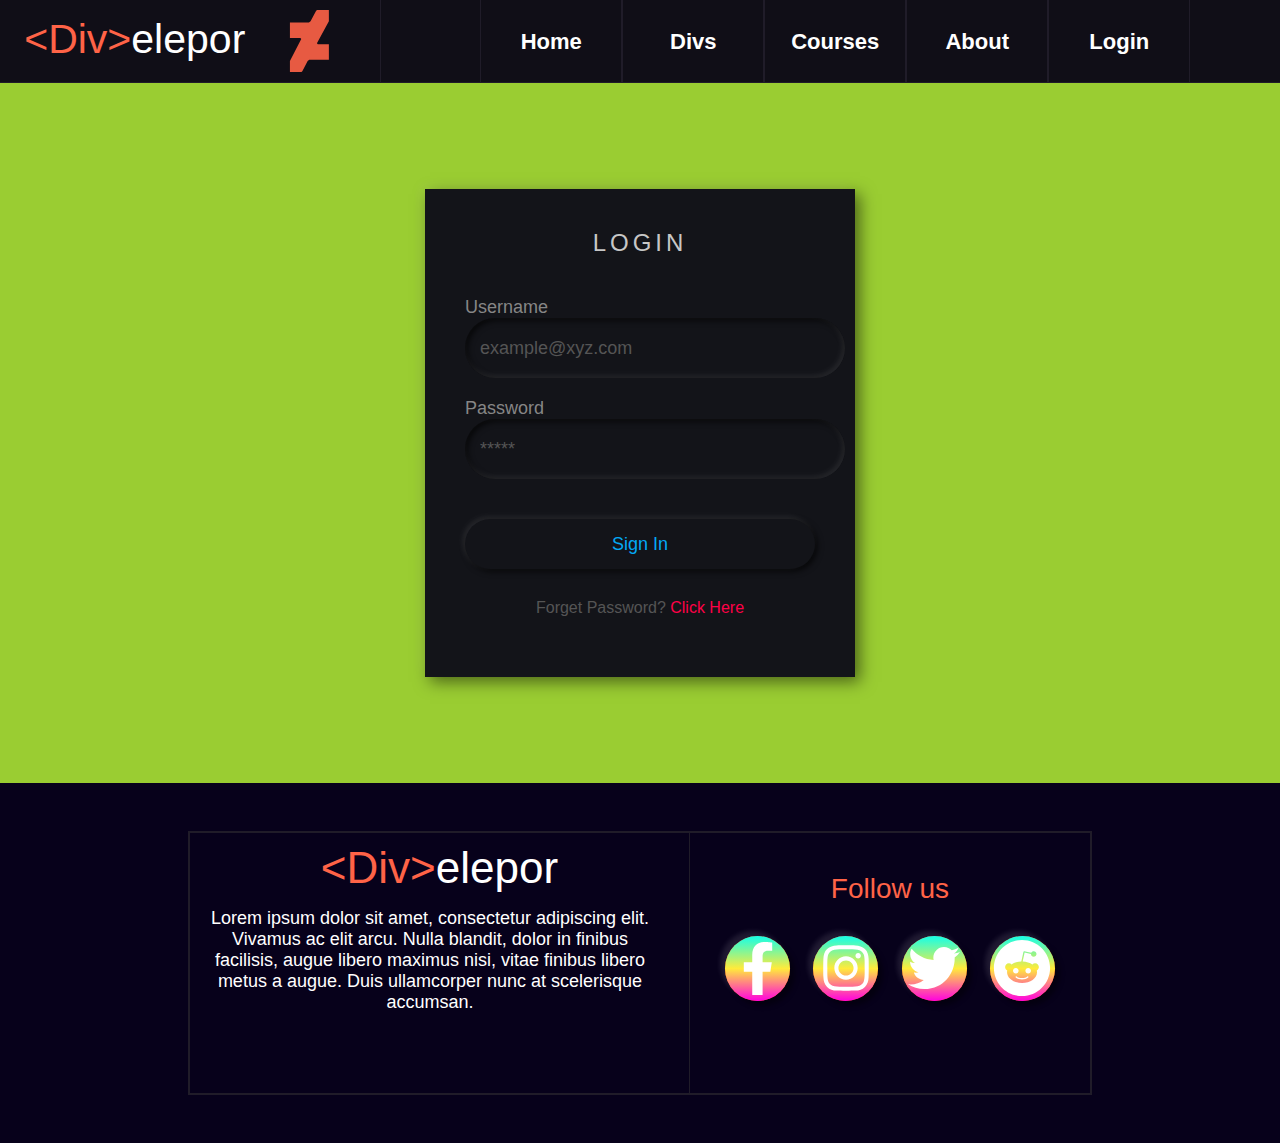
<file: matheus html:css/Login.html>
<!DOCTYPE html>
<html>
 <head>
  <meta charset="UTF-8">
     <link href="login.css" rel="stylesheet" type="text/css">
     <link href="header-footer.css" rel="stylesheet" type="text/css">
      <link rel="icon" href="../icon.png" sizes="16x16">
    <title>Login</title>
</head>
 <body>


  <div class="header">

    <div class="hamburgermenu">
      <nav role="navigation">
        <div id="menuToggle">
          <!--
          En fake / gömd checkbox används som en clicker, 
          så att man kan använda :checked selector på den
          -->
          <input type="checkbox" />
         
          <!--
          några spans som används för att skapa en hamburgare
          -->
          <span></span>
          <span></span>
          <span></span>
          
    
          <ul id="menu">
            <a id="header1" href="../Code.html"><li>Home</li></a>
            <a id="header2">
             <li id="yta">Divs
             <div class="ulla">
               
               <div class="britta">
                  <ul>
                  <a href="divwatch.html"><li>divWatch</li></a>
                  <a href="divwatch.html"><li>divPhone</li></a>
                  <a href="divwatch.html"><li>divbook</li></a>
                  </ul>
                </div>
              </div>
              </li>
            </a>
            <a id="header3" href="Curses.html"><li>Courses</li></a>
            <a id="header4" href="about.html"><li>About</li></a>
            <a id="header5" href="Login.html"><li>Login</li></a>
          </ul>
        </div>
      </nav>
    </div>
    <div class="header-centrer">
    <div class="header-logo">
        <div class="header-logo-text">
            <a id="Div">&ltDiv></a>elepor
        </div>
        <div class="header-logo-img">
            <svg aria-hidden="true" focusable="false" data-prefix="fab" data-icon="deviantart" class="svg-inline--fa fa-deviantart fa-w-10" role="img" xmlns="http://www.w3.org/2000/svg" viewBox="0 0 320 512"><path fill="currentColor" d="M320 93.2l-98.2 179.1 7.4 9.5H320v127.7H159.1l-13.5 9.2-43.7 84c-.3 0-8.6 8.6-9.2 9.2H0v-93.2l93.2-179.4-7.4-9.2H0V102.5h156l13.5-9.2 43.7-84c.3 0 8.6-8.6 9.2-9.2H320v93.1z"></path></svg>
        </div>
    </div>
    </div>

 
    <div class="header-event">
        <div class="header-event-box">
            <div class="header-event-box-text"><a id="header1" href="../Code.html">Home</a></div>
        </div>
        <div class="header-event-box" id="dropdown">
          <input type="checkbox">
          <div class="dropdown-bigbox">
            <div class="dropdown-minibox">
             <a href="divwatch"><div class="dropdown-minibox-text">divWatch</div></a>
            </div>
            <div class="dropdown-minibox">
             <a href="divphone.html"><div class="dropdown-minibox-text">divPhone</div></a>
            </div>
            <div class="dropdown-minibox">
             <a href="divbook.html"><div class="dropdown-minibox-text">divBook</div></a>
            </div>
          </div>
            <div class="header-event-box-text">
               <a id="header2" href="#">Divs <a id="arrow">&#x2B07</a></a>
            </div>
          
        </div>
        <div class="header-event-box">
            <div class="header-event-box-text"><a id="header3" href="Curses.html">Courses</a></div>
        </div>
        <div class="header-event-box">
            <div class="header-event-box-text"><a id="header4" href="about.html">About</a></div>
        </div>
        <div class="header-event-box">
            <div class="header-event-box-text"><a id="header5" href="Login.html">Login</a></div>
        </div>
       
    </div>
</div>

<div class="login-mainbox">
  <div class="form">
    <h2>Login</h2>
    <div class="input">
     <div class="inputBox">
       <label>Username</label>
       <input type="text" name="" placeholder="example@xyz.com">
        </div>
        <div class="inputBox">
          <label>Password</label>
          <input type="text" name="" placeholder="*****">
        </div>

      <div class="inputBox">
        <input type="submit" name="" value="Sign In">
      </div>
     </div>
     <p class="forget">Forget Password? <a href="#"> Click Here</a></p>
     </div>
    </div>

     <div class="footer">
      <div class="footer-contentbox">
        <div class="footer-text">
          <div class="footer-text-logo"><span>&ltDiv></span>elepor</div>
          <div class="footer-text-bread">Lorem ipsum dolor sit amet, consectetur adipiscing elit. Vivamus ac elit arcu. Nulla blandit, dolor in finibus facilisis, augue libero maximus nisi, vitae finibus libero metus a augue. Duis ullamcorper nunc at scelerisque accumsan.</div>
        </div>
        <div class="footer-follow">
          <div class="footer-follow-bigbox">
            <div class="footer-follow-header">Follow us</div>
            <div class="footer-follow-links">
              <a href="morty.gif">
             
                <div class="footer-follow-links-circle">
                  <div class="t6a"></div>
                  <div class="footer-follow-links-innercircle" id="facebook-circle">
                   <svg id="facebook" aria-hidden="true" focusable="false" data-prefix="fab" data-icon="facebook-f" class="svg-inline--fa fa-facebook-f fa-w-10" role="img" xmlns="http://www.w3.org/2000/svg" viewBox="0 0 320 512"><path fill="currentColor" d="M279.14 288l14.22-92.66h-88.91v-60.13c0-25.35 12.42-50.06 52.24-50.06h40.42V6.26S260.43 0 225.36 0c-73.22 0-121.08 44.38-121.08 124.72v70.62H22.89V288h81.39v224h100.17V288z"></path></svg>
                   </div>
                </div>
             
              </a>
              <a href="morty.gif">
             
                <div class="footer-follow-links-circle">
                  <div class="t6a"></div>
                  <div class="footer-follow-links-innercircle" id="instagram-circle">
                    <svg id="instagram" aria-hidden="true" focusable="false" data-prefix="fab" data-icon="instagram" class="svg-inline--fa fa-instagram fa-w-14" role="img" xmlns="http://www.w3.org/2000/svg" viewBox="0 0 448 512"><path fill="currentColor" d="M224.1 141c-63.6 0-114.9 51.3-114.9 114.9s51.3 114.9 114.9 114.9S339 319.5 339 255.9 287.7 141 224.1 141zm0 189.6c-41.1 0-74.7-33.5-74.7-74.7s33.5-74.7 74.7-74.7 74.7 33.5 74.7 74.7-33.6 74.7-74.7 74.7zm146.4-194.3c0 14.9-12 26.8-26.8 26.8-14.9 0-26.8-12-26.8-26.8s12-26.8 26.8-26.8 26.8 12 26.8 26.8zm76.1 27.2c-1.7-35.9-9.9-67.7-36.2-93.9-26.2-26.2-58-34.4-93.9-36.2-37-2.1-147.9-2.1-184.9 0-35.8 1.7-67.6 9.9-93.9 36.1s-34.4 58-36.2 93.9c-2.1 37-2.1 147.9 0 184.9 1.7 35.9 9.9 67.7 36.2 93.9s58 34.4 93.9 36.2c37 2.1 147.9 2.1 184.9 0 35.9-1.7 67.7-9.9 93.9-36.2 26.2-26.2 34.4-58 36.2-93.9 2.1-37 2.1-147.8 0-184.8zM398.8 388c-7.8 19.6-22.9 34.7-42.6 42.6-29.5 11.7-99.5 9-132.1 9s-102.7 2.6-132.1-9c-19.6-7.8-34.7-22.9-42.6-42.6-11.7-29.5-9-99.5-9-132.1s-2.6-102.7 9-132.1c7.8-19.6 22.9-34.7 42.6-42.6 29.5-11.7 99.5-9 132.1-9s102.7-2.6 132.1 9c19.6 7.8 34.7 22.9 42.6 42.6 11.7 29.5 9 99.5 9 132.1s2.7 102.7-9 132.1z"></path></svg>
                   </div>
                </div>
                
              </a>
              <a href="morty.gif">
              
                <div class="footer-follow-links-circle">
                  <div class="t6a"></div>
                  <div class="footer-follow-links-innercircle" id="twitter-circle">
                     <svg id="twitter" aria-hidden="true" focusable="false" data-prefix="fab" data-icon="twitter" class="svg-inline--fa fa-twitter fa-w-16" role="img" xmlns="http://www.w3.org/2000/svg" viewBox="0 0 512 512"><path fill="currentColor" d="M459.37 151.716c.325 4.548.325 9.097.325 13.645 0 138.72-105.583 298.558-298.558 298.558-59.452 0-114.68-17.219-161.137-47.106 8.447.974 16.568 1.299 25.34 1.299 49.055 0 94.213-16.568 130.274-44.832-46.132-.975-84.792-31.188-98.112-72.772 6.498.974 12.995 1.624 19.818 1.624 9.421 0 18.843-1.3 27.614-3.573-48.081-9.747-84.143-51.98-84.143-102.985v-1.299c13.969 7.797 30.214 12.67 47.431 13.319-28.264-18.843-46.781-51.005-46.781-87.391 0-19.492 5.197-37.36 14.294-52.954 51.655 63.675 129.3 105.258 216.365 109.807-1.624-7.797-2.599-15.918-2.599-24.04 0-57.828 46.782-104.934 104.934-104.934 30.213 0 57.502 12.67 76.67 33.137 23.715-4.548 46.456-13.32 66.599-25.34-7.798 24.366-24.366 44.833-46.132 57.827 21.117-2.273 41.584-8.122 60.426-16.243-14.292 20.791-32.161 39.308-52.628 54.253z"></path></svg>
                   </div>
                </div>
    
              </a>
              <a href="morty.gif">
    
                <div class="footer-follow-links-circle">
                  <div class="t6a"></div>
                  <div class="footer-follow-links-innercircle" id="reddit-circle">
                     <svg id="reddit" aria-hidden="true" focusable="false" data-prefix="fab" data-icon="reddit" class="svg-inline--fa fa-reddit fa-w-16" role="img" xmlns="http://www.w3.org/2000/svg" viewBox="0 0 512 512"><path fill="currentColor" d="M201.5 305.5c-13.8 0-24.9-11.1-24.9-24.6 0-13.8 11.1-24.9 24.9-24.9 13.6 0 24.6 11.1 24.6 24.9 0 13.6-11.1 24.6-24.6 24.6zM504 256c0 137-111 248-248 248S8 393 8 256 119 8 256 8s248 111 248 248zm-132.3-41.2c-9.4 0-17.7 3.9-23.8 10-22.4-15.5-52.6-25.5-86.1-26.6l17.4-78.3 55.4 12.5c0 13.6 11.1 24.6 24.6 24.6 13.8 0 24.9-11.3 24.9-24.9s-11.1-24.9-24.9-24.9c-9.7 0-18 5.8-22.1 13.8l-61.2-13.6c-3-.8-6.1 1.4-6.9 4.4l-19.1 86.4c-33.2 1.4-63.1 11.3-85.5 26.8-6.1-6.4-14.7-10.2-24.1-10.2-34.9 0-46.3 46.9-14.4 62.8-1.1 5-1.7 10.2-1.7 15.5 0 52.6 59.2 95.2 132 95.2 73.1 0 132.3-42.6 132.3-95.2 0-5.3-.6-10.8-1.9-15.8 31.3-16 19.8-62.5-14.9-62.5zM302.8 331c-18.2 18.2-76.1 17.9-93.6 0-2.2-2.2-6.1-2.2-8.3 0-2.5 2.5-2.5 6.4 0 8.6 22.8 22.8 87.3 22.8 110.2 0 2.5-2.2 2.5-6.1 0-8.6-2.2-2.2-6.1-2.2-8.3 0zm7.7-75c-13.6 0-24.6 11.1-24.6 24.9 0 13.6 11.1 24.6 24.6 24.6 13.8 0 24.9-11.1 24.9-24.6 0-13.8-11-24.9-24.9-24.9z"></path></svg>
                    </div>
                </div>
          
              </a>
            </div>
          </div>
        </div>
      </div>
    </div>
 </body>
</html>
</file>
<file: about.css>
@charset "UTF-8";
/* CSS Document */



body{

  background-color: #fff;
  height: 1800px;
  width: 100%;
}


.intro{

  width: 100%;
  height: 750px;
  background-color: #000;
  background-image: url(../bilder/code8.jpg);
  background-position: center bottom;
  background-repeat: no-repeat;
  background-size: cover;
  margin-left: auto;
  margin-right: auto;
  
}


.text{

  width: 620px;
  height: 100px;
  background-color: transparent;
  position: relative;
  margin-left: auto;
  margin-right: auto;
  top: 300px;
  justify-content: center;
  align-items: center;
  display: flex;
}

.texter{

  width: 380px;
  height: 80px;
  padding-top: 0px;
  padding-bottom: 10px;
  padding-left: 4px;
  float: left;
  background: transparent ;
  opacity: 1;
  border-bottom-style: solid;
  border-color: tomato;
  font-size: 62px;
  font-family: 'Montserrat' ;
  font-weight: 200;
  color: white;
  font-weight: 900;
}

.texter span{

  color: tomato;
  font-weight: 200;
  opacity: 1;
}

.icon {
 
  width: 260px;
  height: 260px;
  background-color: transparent;
  animation: iconmove 1200ms;
  position: relative;
  opacity: 1;
}

.icon svg {

  width: 100%;
  height: 100%;
  color: tomato;
}

/* detta är en animation som får icon-svg att gå från vänster till höger under 1.2s*/
@keyframes iconmove{

  0% {left: -300px; background-color: transparent; opacity: 0;}
  50% {left: 40px; background-color: transparent; opacity: 0.7;}
  100% {left: 0px; background-color: transparent; opacity: 1;}
}

/*ännu en gång så är detta till för att ändra visa delae av hemsidan när skärmen når ett visst mått. i detta fall 1000px */
@media only screen and (max-width: 1000px){

  .intro{

    width: 100%;
    height: 600px;
    background-color: #000;
    background-image: url(../bilder/code8.jpg);
    background-position: center bottom;
    background-repeat: no-repeat;
    background-size: cover;
    margin-left: auto;
    margin-right: auto;
    
  }


.text{

  width: 620px;
  height: 100px;
  background-color: transparent;
  position: relative;
  margin-left: auto;
  margin-right: auto;
  top: 300px;
  justify-content: center;
  align-items: center;
  display: flex;
}

.texter{

  width: 380px;
  height: 65px;
  padding-top: 0px;
  padding-bottom: 10px;
  padding-left: 4px;
  float: left;
  background: transparent;
  opacity: 1;
  border-bottom-style: solid;
  border-color: tomato;
  font-size: 52px;
  font-family: 'Montserrat' ;
  font-weight: 200;
  color: white;
  font-weight: 900;
}

.texter span{

  color: tomato;
  font-weight: 200;
  opacity: 1;
}

.icon {
 
  width: 220px;
  height: 220px;
  background-color: transparent;
  animation: iconmove 1200ms;
  position: relative;
  opacity: 1;
 }
}

@media only screen and (max-width: 730px){

  .intro{

    width: 100%;
    height: 500px;
    background-color: #000;
    background-image: url(../bilder/code8.jpg);
    background-position: center bottom;
    background-repeat: no-repeat;
    background-size: cover;
    margin-left: auto;
    margin-right: auto;
    
  }


.text{

  width: 480px;
  height: 100px;
  background-color: transparent;
  position: relative;
  margin-left: auto;
  margin-right: auto;
  top: 180px;
  justify-content: center;
  align-items: center;
  display: flex;
}

.texter{

  width: 280px;
  height: 49px;
  padding: 0px 0px 10px 4px;
  float: left;
  background: transparent ;
  opacity: 1;
  border-bottom-style: solid;
  border-color: tomato;
  font-size: 45px;
  font-family: 'Montserrat' ;
  font-weight: 200;
  color: white;
  font-weight: 900;
}

.texter span{

  color: tomato;
  font-weight: 200;
  opacity: 1;
}

.icon {
 
  width: 180px;
  height: 180px;
  background-color: transparent;
  animation: iconmove 1200ms;
  position: relative;
  opacity: 1;
 }
}















.question{
  width: 100%;
  height: 1050px;
  background-color: #dedede;
}

.question-header{
  width: 540px;
  height: 68px;
  background-color: transparent;
  margin-right: auto;
  margin-left: auto;
  position: relative;
  top: 50px;
  font-size: 52px;
  font-family: "SF Pro Display","SF Pro Icons","Helvetica Neue","Helvetica","Arial",sans-serif;
  font-weight: 430;
  text-align: center;
}

.form{
  position: relative;
  width: 500px;
  padding: 40px 40px 60px;
  background: #131419;
  text-align: center;
  box-shadow: -5px -5px 10px rgba(255,255,255,0.05),
              5px 5px 15px rgba(0,0,0,0.5);
  margin-left: auto;
  margin-right: auto;
  top: 90px;
}

.form h2 {

  color: #c7c7c7;
  font-weight: 500;
  text-transform: uppercase;
  letter-spacing: 4px;
}

.form .input{
  text-align: left;
  margin-top: 40px;
}

.form .input .inputBox{

  margin-top: 20px;
}

.form .input .inputBox{

  display: block;
  color: #868686;
  padding-left: 5px;
  margin-bottom: 5px;
  font-size: 18px;
}

.form .input .inputBox input{
  width: 100%;
  height: 50px;
  background: #131419;
  border: none;
  outline: none;
  border-radius: 40px;
  padding: 5px 15px;
  color: #fff;
  font-size: 18px;
  color: #03a9f4;
  box-shadow: inset -2px -2px 6px rgba(255,255,255,0.1),
              inset 2px 2px 6px rgba(0,0,0,0.8);
}

.form .input .inputBox input[type="submit"]
{
margin-top: 20px;
box-shadow: -2px -2px 6px rgba(255,255,255,0.1),
              2px 2px 6px rgba(0,0,0,0.8);
}

.form .input .inputBox input[type="submit"]:hover
{

margin-top: 20px;
box-shadow:  -3px -3px 7px rgba(255,255,255,0.05),
             3px 3px 5px rgba(0,0,0,0.5);
}
.form .input .inputBox input[type="submit"]:active
{
color: #006c9c;
margin-top: 20px;
box-shadow: inset -2px -2px 6px rgba(255,255,255,0.05),
            inset 2px 2px 6px rgba(0,0,0,0.5);
}

.form .input .inputBox input::placeholder
{
  color: #555;
  font-size: 18px;
 
}


#skrttt{
  height: 170px;
  padding-top: -110px ;
  text-align: left;
}

.forget {

  margin-top: 30px;
  color: #555;
}

.forget a{

  color: #ff0047;
}


@media only screen and (max-width:700px){
  .question-header{
    width: 480px;
  }
  .form{
    width: 380px;
  }
}
</file>
<file: divbook.css>
.test{
    width: 100%;
    height: 80px;
    background-color: #101010;
    position: absolute;
    margin-top: -80px;
}

#stickyheader{
    width: 100%;
    height: 80px;
    background-color:  #1212178f;
    position: sticky;
    position: -webkit-sticky;
    top: 0px;
    z-index: 1;
    backdrop-filter: saturate(180%) blur(17px) contrast(130%);
   
}

#stickyinner{
    width: 800px;
    height: 79px;
    background-color: transparent;
    margin-left: auto;
    margin-right: auto;
    border-bottom: solid 1px rgba(184, 184, 184, 0.705);   
}

.stickymac{
    width: 200px;
    height: 65px;
    position: relative;
    top: 15px;
    background-color: transparent;
    float: left;
}

.stickymactum{
    width: 100%;
    height: 18px;
    padding-top: 10px;
    background-color: transparent;
    font-size: 12px;
    font-weight: 400;
    opacity: 0.61;
    font-family:  "SF Pro Display","SF Pro Icons","Helvetica Neue","Helvetica","Arial",sans-serif;
    text-align: left;
    color: white;
}
.stickymacmac{
    width: 100%;
    height: 36px;
    padding-top: 1px;
    background-color: transparent;
    font-size: 24px;
    font-weight: 380;
    opacity: 0.92;
    font-family:  "SF Pro Display","SF Pro Icons","Helvetica Neue","Helvetica","Arial",sans-serif;
    text-align: left;
    color: white;
}

.stickybuy{
    width: 200px;
    height: 100%;
    background-color: transparent;
    float: right;
}

.stickybutton{

    width: 55px;
    height: 23px;
    padding: 5px 0px 0px 0px;
    background-color:  rgb(2, 57, 207);
    float: right;
    font-size: 14px;
    font-weight: 200;
    font-family:  "SF Pro Display","SF Pro Icons","Helvetica Neue","Helvetica","Arial",sans-serif;
    text-align: center;
    color: white;
    border-radius: 20px;
    position: relative;
    top: 43px;
}

.intro{
    width: 100%;
    height: 740px;
    border-top: solid 100px #121217;
    background-color:#121217;
    display: flex;
    justify-content: center;
}

.introtext{

    width: 650px;
    height: 230px;
    background-color: transparent;
    position: absolute;
    z-index: 1;
    margin-top: 60px;
    
}

.introheader{
    width: 100%;
    height: 54px;
    background-color: transparent;
    font-size: 42px;
    font-weight: 340;
    letter-spacing: 2.8px;
    font-family:  "SF Pro Display","SF Pro Icons","Helvetica Neue","Helvetica","Arial",sans-serif;
    text-align: center;
    color: white;
    animation: introheader 3s;
}

@keyframes introheader {
    0%{letter-spacing: -1px; color: black;}
    100%{letter-spacing: 2.8px;}
}

.introinfo{
    width: 100%;
    height: 120px;
    background: transparent;
    font-size: 48px;
    font-weight: 500;
    font-family:  "SF Pro Display","SF Pro Icons","Helvetica Neue","Helvetica","Arial",sans-serif;
    text-align: center;
    color: white;
}

.introbuy{
    width: 80px;
    height: 34px;
    padding: 5px 0px 0px 0px;
    background-color:  rgb(2, 57, 207);
    margin-left: auto;
    margin-right: auto;
    font-size: 24px;
    font-weight: 370;
    font-family:  "SF Pro Display","SF Pro Icons","Helvetica Neue","Helvetica","Arial",sans-serif;
    text-align: center;
    color: white;
    border-radius: 20px;
}

.introbuy:hover, .stickybutton:hover{
    transition: 400ms;
    background-color: rgb(13, 13, 206) ;
}


.introback{

    width: 1100px;
    height: 530px;
    margin-left: auto;
    margin-right: auto;
    position: relative;
    top: 140px;  

}

.introback img{

    width: 1150px;
    height: 530px;
 
}

@media only screen and (max-width: 1280px){


    .introtext{

        width: 650px;
        height: 230px;
        margin-top: 60px;
        z-index: 0;
        
    }

    
    .introback{

        width: 900px;
        height: 450px;
        top: 170px;
        z-index: 0;
    }
    
    .introback img{
        width: 900px;
        height: 450px;
       
    }
}

@media only screen and (max-width: 910px){



    #stickyinner{
        width: 700px;
        height: 79px;
        background-color: transparent;
        margin-left: auto;
        margin-right: auto;
        border-bottom: solid 1px rgba(184, 184, 184, 0.705);   
    }

    .introtext{

        width: 650px;
        height: 230px;
        margin-top: 60px;
        
        
    }

    
    .introback{

        width: 700px;
        height: 410px;
        top: 200px;
  
    }
    
    .introback img{
    
        width: 700px;
        height: 410px;
     
    }
}

@media only screen and (max-width: 740px){

    #stickyinner{
        width: 450px;
        height: 79px;
        background-color: transparent;
        margin-left: auto;
        margin-right: auto;
        border-bottom: solid 1px rgba(184, 184, 184, 0.705);   
    }
    
    .stickymac{
        width: 200px;
        height: 65px;
        position: relative;
        top: 15px;
        background-color: transparent;
        float: left;
    }
    
    .stickymactum{
        width: 100%;
        height: 18px;
        padding-top: 10px;
        background-color: transparent;
        font-size: 10px;
        font-weight: 400;
        opacity: 0.61;
        font-family:  "SF Pro Display","SF Pro Icons","Helvetica Neue","Helvetica","Arial",sans-serif;
        text-align: left;
        color: white;
    }
    .stickymacmac{
        width: 100%;
        height: 36px;
        padding-top: 1px;
        background-color: transparent;
        font-size: 21px;
        font-weight: 380;
        opacity: 0.92;
        font-family:  "SF Pro Display","SF Pro Icons","Helvetica Neue","Helvetica","Arial",sans-serif;
        text-align: left;
        color: white;
    }

}



@media only screen and (max-width: 700px){


    .intro{
    
        height: 500px;
    }

    .introtext{

        width: 400px;
        height: 200px;
        
    }

    .introheader{

        height: 50px;
        font-size: 33px;
    }

    .introinfo{
       
        height: 100px;
        font-size: 34px;
    }

    .introbuy{
        width: 73px;
        height: 31px;
        font-size: 20px;
    }

    
    .introback{

        width: 450px;
        height: 250px;
        top: 208px;
    }
    
    .introback img{
    
        width: 450px;
        height: 250px;
    }
}


.second-wrapper{
    width: 100%;
    height: 3000px;
    background-color: #17171d;
}

.grafic{
    width: 100%;
    height: 940px;
    background-color: transparent;
}

.grafictext{
    width: 800px;
    height: 300px;
    background-color: transparent;
    margin-left: auto;
    margin-right: auto;
    position: relative;
    top: 120px;
}

.graficsmall{
    width: 100%;
    height: 35px;
    background-color: transparent;
    font-size: 28px;
    font-weight: 600;
    font-family: "SF Pro Display","SF Pro Icons","Helvetica Neue","Helvetica","Arial",sans-serif;
    text-align: left;
    color: #f2f2ff;
    opacity: 0.50;
}

.graficinfo{
    width: 100%;
    height: 140px;
    background-color: transparent;
    font-size: 48px;
    font-weight: 550;
    font-family: "SF Pro Display","SF Pro Icons","Helvetica Neue","Helvetica","Arial",sans-serif;
    text-align: left;
    color: #f2f2ff;
}

.graficbread{
    width: 100%;
    height: 140px;
    background-color: transparent;
    font-size: 17px;
    font-weight: 400;
    font-family: "SF Pro Display","SF Pro Icons","Helvetica Neue","Helvetica","Arial",sans-serif;
    text-align: left;
    color: #63636e;
}

.graficimg{

    width: 1050px;
    height: 523px;
    background-color: transparent;
    margin-top: 60px;
    margin-left: auto;
    margin-right: auto;
    opacity: 1;
    animation: graficimg 2s;

}

.blockpart{
    width: 1050px;
    height: 100px;
    background-color: #17171d;
    position: absolute;
    margin-top: -90px; 
}

@keyframes graficimg{

    0%{opacity: 0;}
    30%{opacity: 0.4;}
    60%{opacity: 0.4;}
    100%{opacity: 1;}
}

.graficimg img{

    width: 100%;
    height: 100%;
    
}


.processor{
    width: 100%;
    height: 950px;
    background-color: transparent;
}

.processortext{
    width: 800px;
    height: 225px;
    background-color: transparent;
    margin-left: auto;
    margin-right: auto;
    position: relative;
    top: 80px;
}

.processorsmall{
    width: 100%;
    height: 35px;
    background-color: transparent;
    font-size: 28px;
    font-weight: 600;
    font-family: "SF Pro Display","SF Pro Icons","Helvetica Neue","Helvetica","Arial",sans-serif;
    text-align: left;
    color: #f2f2ff;
    opacity: 0.50;
}

.processorinfo{
    width: 100%;
    height: 80px;
    background-color: transparent;
    font-size: 48px;
    font-weight: 550;
    font-family: "SF Pro Display","SF Pro Icons","Helvetica Neue","Helvetica","Arial",sans-serif;
    text-align: left;
    color: #f2f2ff;
}

.processorbread{
    width: 100%;
    height: 110px;
    background-color: transparent;
    font-size: 17px;
    font-weight: 400;
    font-family: "SF Pro Display","SF Pro Icons","Helvetica Neue","Helvetica","Arial",sans-serif;
    text-align: left;
    color: #63636e;
}

.processorimg{
    width: 1100px;
    height: 600px;
    background-color: transparent;
    position: relative;
    top: 100px;
    margin-left: auto;
    margin-right: auto;
}

.processorimg img{
    width: 100%;
    height: 100%;
}









.keyboard{
    width: 100%;
    height: 1090px;
    background-color: transparent;
    margin-left: auto;
    margin-right: auto;
}

.keyboard-text{
    width: 800px;
    height: 250px;
    background-color: transparent;
    margin-left: auto;
    margin-right: auto;
    position: relative;
    top: 200px;
}

.keyboard-text-header{
    width: 100%;
    height: 35px;
    background-color: transparent;
    font-size: 28px;
    font-weight: 600;
    font-family: "SF Pro Display","SF Pro Icons","Helvetica Neue","Helvetica","Arial",sans-serif;
    text-align: left;
    color: #f2f2ff;
    opacity: 0.50;
}

.keyboard-text-info{
    width: 100%;
    height: 130px;
    background-color: transparent;
    font-size: 48px;
    font-weight: 550;
    font-family: "SF Pro Display","SF Pro Icons","Helvetica Neue","Helvetica","Arial",sans-serif;
    text-align: left;
    color: #f2f2ff;
}

.keyboard-text-bread{
    width: 100%;
    height: 80px;
    background-color: transparent;
    font-size: 17px;
    font-weight: 400;
    font-family: "SF Pro Display","SF Pro Icons","Helvetica Neue","Helvetica","Arial",sans-serif;
    text-align: left;
    color: #63636e;
}

.keyboard-img{
    width: 1100px;
    height: 530px;
    background-color: transparent;
    position: relative;
    top: 210px;
    margin-left: auto;
    margin-right: auto;
}

.keyboard-img img{
    width: 100%;
    height: 100%;
}




@media only screen and (max-width: 1120px){


.processor{
    width: 100%;
    height: 750px;
    background-color: transparent;
}

.processortext{
    width: 800px;
    height: 225px;
    background-color: transparent;
    margin-left: auto;
    margin-right: auto;
    position: relative;
    top: 30px;
}

.processorsmall{
    width: 100%;
    height: 35px;
    background-color: transparent;
    font-size: 26px;
    font-weight: 600;
    font-family: "SF Pro Display","SF Pro Icons","Helvetica Neue","Helvetica","Arial",sans-serif;
    text-align: left;
    color: #f2f2ff;
    opacity: 0.50;
}

.processorinfo{
    width: 100%;
    height: 80px;
    background-color: transparent;
    font-size: 45px;
    font-weight: 550;
    font-family: "SF Pro Display","SF Pro Icons","Helvetica Neue","Helvetica","Arial",sans-serif;
    text-align: left;
    color: #f2f2ff;
}

.processorbread{
    width: 100%;
    height: 110px;
    background-color: transparent;
    font-size: 16px;
    font-weight: 400;
    font-family: "SF Pro Display","SF Pro Icons","Helvetica Neue","Helvetica","Arial",sans-serif;
    text-align: left;
    color: #63636e;
}

.processorimg{
    width:900px;
    height: 450px;
    background-color: transparent;
    position: relative;
    top: 60px;
    margin-left: auto;
    margin-right: auto;
}

.processorimg img{
    width: 100%;
    height: 100%;
}

}




@media only screen and (max-width: 910px){


    .processor{
        width: 100%;
        height: 750px;
        background-color: transparent;
    }
    
    .processortext{
        width: 700px;
        height: 215px;
        background-color: transparent;
        margin-left: auto;
        margin-right: auto;
        position: relative;
        top: 10px;
    }
    
    .processorsmall{
        width: 100%;
        height: 35px;
        background-color: transparent;
        font-size: 24px;
        font-weight: 600;
        font-family: "SF Pro Display","SF Pro Icons","Helvetica Neue","Helvetica","Arial",sans-serif;
        text-align: left;
        color: #f2f2ff;
        opacity: 0.50;
    }
    
    .processorinfo{
        width: 100%;
        height: 80px;
        background-color: transparent;
        font-size: 43px;
        font-weight: 550;
        font-family: "SF Pro Display","SF Pro Icons","Helvetica Neue","Helvetica","Arial",sans-serif;
        text-align: left;
        color: #f2f2ff;
    }
    
    .processorbread{
        width: 100%;
        height: 100px;
        background-color: transparent;
        font-size: 15px;
        font-weight: 400;
        font-family: "SF Pro Display","SF Pro Icons","Helvetica Neue","Helvetica","Arial",sans-serif;
        text-align: left;
        color: #63636e;
    }
    
    .processorimg{
        width:700px;
        height: 320px;
        background-color: transparent;
        position: relative;
        top: 30px;
        margin-left: auto;
        margin-right: auto;
    }
    
    .processorimg img{
        width: 100%;
        height: 100%;
    }
    
    }





.nak{
    width: 100%;
    height: 715px;
    background-color: #000;
    background-image: url(../bilder/macbook19.jpg);
    background-position: center bottom;
    background-repeat: no-repeat;
    background-size: cover;
    margin-left: auto;
    margin-right: auto;
}

@media only screen and (max-width: 1080px) {

    .nak{
        width: 100%;
        height: 575px;
        background-color: #000;
        background-image: url(../bilder/macbook19.jpg);
        background-position: center bottom;
        background-repeat: no-repeat;
        background-size: cover;
        margin-left: auto;
        margin-right: auto;
    }
}

@media only screen and (max-width: 680px) {

    .nak{
        width: 100%;
        height: 365px;
        background-color: #000;
        background-image: url(../bilder/macbook19.jpg);
        background-position: center bottom;
        background-repeat: no-repeat;
        background-size: cover;
        margin-left: auto;
        margin-right: auto;
    }
}


.divider{
    width: 100%;
    height: 3px;
    background-color: rgb(131, 131, 131);

}


.third{
    width: 100%;
    height: 800px;
    background-color: #f2f2f2;
}

.third-content{
    width: 1240px;
    height: 800px;
    margin-left: auto;
    margin-right: auto;
    background-color: rgb(255, 255, 255);
}

.third-img{
    width: 1200px;
    height: 600px;
    background-color: transparent;
    margin-left: auto;
    margin-right: auto;
}

.third-img img{
    width: 100%;
    height: 100%;
    background-color: transparent;
    background-attachment: fixed;
}
 
.third-text{
    width: 600px;
    height: 200px;
    background-color: transparent;
    margin-left: auto;
    margin-right: auto;
    position: relative;
    top: -100px;
}

.third-text-header{
    width: 100%;
    height: 40px;
    background-color: transparent;
    text-align: center;
    font-size: 28px;
    font-weight: 600;
    font-family: "SF Pro Display","SF Pro Icons","Helvetica Neue","Helvetica","Arial",sans-serif;
    color: #333;
}

.third-text-info{
    width: 100%;
    height: 70px;
    background-color: transparent;
    text-align: center;
    font-size: 40px;
    font-weight: 550;
    font-family: "SF Pro Display","SF Pro Icons","Helvetica Neue","Helvetica","Arial",sans-serif;
    color: #333;
}

.third-text-content{
    width: 90%;
    height: 90px;
    background-color: transparent;
    display: flex;
    justify-content: space-evenly;
    align-items: center;
    margin-right: auto;
    margin-left: auto;
}

.third-text-content-button{
    width: 65px;
    height: 27px;
    padding: 7px 0px 0px 0px;
    background-color:  rgb(2, 57, 207);
    float: right;
    font-size: 17px;
    font-weight: 300;
    font-family:  "SF Pro Display","SF Pro Icons","Helvetica Neue","Helvetica","Arial",sans-serif;
    text-align: center;
    color: white;
    border-radius: 23px;
    transition: background-color 400ms;
}

.third-text-content-button:hover{
   
    background-color: rgb(13, 13, 206) ;
}

@media only screen and (max-width: 1250px){


.third{
    width: 100%;
    height: 610px;
    background-color: #f2f2f2;
}

.third-content{
    width: 950px;
    height: 610px;
    margin-left: auto;
    margin-right: auto;
    background-color: rgb(255, 255, 255);
}

.third-img{
    width: 930px;
    height: 470px;
    background-color: transparent;
    margin-left: auto;
    margin-right: auto;
}

.third-img img{
    width: 100%;
    height: 100%;
    background-color: transparent;
    background-attachment: fixed;
}
 
.third-text{
    width: 540px;
    height: 170px;
    background-color: transparent;
    margin-left: auto;
    margin-right: auto;
    position: relative;
    top: -70px;
}

.third-text-header{
    width: 100%;
    height: 40px;
    background-color: transparent;
    text-align: center;
    font-size: 26px;
    font-weight: 600;
    font-family: "SF Pro Display","SF Pro Icons","Helvetica Neue","Helvetica","Arial",sans-serif;
    color: #333;
}

.third-text-info{
    width: 100%;
    height: 60px;
    background-color: transparent;
    text-align: center;
    font-size: 36px;
    font-weight: 550;
    font-family: "SF Pro Display","SF Pro Icons","Helvetica Neue","Helvetica","Arial",sans-serif;
    color: #333;
}

.third-text-content{
    width: 90%;
    height: 70px;
    background-color: transparent;
    display: flex;
    justify-content: space-evenly;
    align-items: center;
    margin-right: auto;
    margin-left: auto;
}

}

@media only screen and (max-width:960px){


    .third{
        width: 100%;
        height: 510px;
        background-color: #f2f2f2;
    }
    
    .third-content{
        width: 750px;
        height: 510px;
        margin-left: auto;
        margin-right: auto;
        background-color: rgb(255, 255, 255);
    }
    
    .third-img{
        width: 740px;
        height: 340px;
        background-color: transparent;
        margin-left: auto;
        margin-right: auto;
    }
    
    .third-img img{
        width: 100%;
        height: 100%;
        background-color: transparent;
        background-attachment: fixed;
    }
     
    .third-text{
        width: 540px;
        height: 130px;
        background-color: transparent;
        margin-left: auto;
        margin-right: auto;
        position: relative;
        top: -50px;
    }
    
    .third-text-header{
        width: 100%;
        height: 30px;
        background-color: transparent;
        text-align: center;
        font-size: 23px;
        font-weight: 600;
        font-family: "SF Pro Display","SF Pro Icons","Helvetica Neue","Helvetica","Arial",sans-serif;
        color: #333;
    }
    
    .third-text-info{
        width: 100%;
        height: 50px;
        background-color: transparent;
        text-align: center;
        font-size: 32px;
        font-weight: 550;
        font-family: "SF Pro Display","SF Pro Icons","Helvetica Neue","Helvetica","Arial",sans-serif;
        color: #333;
    }
    
    .third-text-content{
        width: 90%;
        height: 50px;
        background-color: transparent;
        display: flex;
        justify-content: space-evenly;
        align-items: center;
        margin-right: auto;
        margin-left: auto;
    }
    
    }

    @media only screen and (max-width:760px){


        .third{
            width: 100%;
            height: 350px;
            background-color: #f2f2f2;
        }
        
        .third-content{
            width: 460px;
            height: 100%;
            margin-left: auto;
            margin-right: auto;
            background-color: rgb(255, 255, 255);
        }
        
        .third-img{
            width: 450px;
            height: 230px;
            background-color: transparent;
            margin-left: auto;
            margin-right: auto;
        }
        
        .third-img img{
            width: 100%;
            height: 100%;
            
        }
         
        .third-text{
            width: 440px;
            height: 110px;
            background-color: transparent;
            margin-left: auto;
            margin-right: auto;
            position: relative;
            top: -30px;
        }
        
        .third-text-header{
            width: 100%;
            height: 27px;
            background-color: transparent;
            text-align: center;
            font-size: 20px;
            font-weight: 600;
            font-family: "SF Pro Display","SF Pro Icons","Helvetica Neue","Helvetica","Arial",sans-serif;
            color: #333;
        }
        
        .third-text-info{
            width: 100%;
            height: 35px;
            background-color: transparent;
            text-align: center;
            font-size: 27px;
            font-weight: 550;
            font-family: "SF Pro Display","SF Pro Icons","Helvetica Neue","Helvetica","Arial",sans-serif;
            color: #333;
        }
        
        .third-text-content{
            width: 90%;
            height: 45px;
            background-color: transparent;
            display: flex;
            justify-content: space-evenly;
            align-items: center;
            margin-right: auto;
            margin-left: auto;
        }

        .third-text-content-button{
            width: 55px;
            height: 20px;
            padding: 3px 0px 0px 0px;
            background-color:  rgb(2, 57, 207);
            float: right;
            font-size: 13px;
            font-weight: 300;
            font-family:  "SF Pro Display","SF Pro Icons","Helvetica Neue","Helvetica","Arial",sans-serif;
            text-align: center;
            color: white;
            border-radius: 23px;
            transition: background-color 400ms;
        }
        
        }





.fourth{
    width: 100%;
    height: 850px;
    background-color: #121217;
   
}

.fourth-content{
    width: 1000px;
    height: 700px;
    background-color: transparent;
    margin-right: auto;
    margin-left: auto;
    position: relative;
    top: 80px;
    
}
#fourth-content-img{
    width: 710px;
    height: 630px;
    background-color: transparent;
    float: left;
    margin-left: 40px;
}

#fourth-content-img img{
    width: 100%;
    height: 100%;
}

.fourth-content-text{
    width: 340px;
    height: 151px;
    background-color: transparent;
    position: absolute;
    margin-left: 300px;
    margin-top: 334px;
}

.fourth-content-text-header{
    width: 100%;
    height: 40px;
    background-color: transparent;
    text-align: center;
    font-size: 30px;
    font-weight: 550;
    font-family: "SF Pro Display","SF Pro Icons","Helvetica Neue","Helvetica","Arial",sans-serif;
    color: #e07130;
}

.fourth-content-text-info{
    width: 100%;
    height: 100px;
    background-color: transparent;
    padding-top: 11px;
    text-align: center;
    font-size: 35px;
    font-weight: 550;
    font-family: "SF Pro Display","SF Pro Icons","Helvetica Neue","Helvetica","Arial",sans-serif;
    color: #fff;
}

@keyframes tyst{
    0%{width: 0px; margin-left: -100px; }
    100%{width: 710px; margin-left: 40px; }
}

@keyframes jager{
    0%{width: 0px; margin-left: -100px; }
    100%{width: 0px; margin-left: -100px; }
}
</file>
<file: divphone.css>
@charset "UTF-8";
/* CSS Document */

*{
    margin: 0;
    padding: 0;
    list-style: none;
    text-decoration: none;
}


.intro{

    width: 100%;
    height: 650px;
    background-color: white;
    display: flex;
    justify-content: center;
}

.introimg{
    width: 1100px;
    height: 500px;
    background-color: transparent;
    margin-left: auto;
    margin-right: auto;
    position: relative;
    top: 150px;
    z-index: 1;

}

.introimg img{
    width: 100%;
    height: 100%;
}

.introtext{
    width: 950px;
    height: 230px;
    background-color: transparent;
    position: absolute;
    margin-top: 30px;
    z-index: 3;
}

.introtextheader{
    width: 100%;
    height: 60px;
    background-color: transparent;
    text-align: center;
    padding: 10px 0px 5px 0px ;
    font-size: 48px;
    font-weight: 500;
    font-family: "SF Pro Display","SF Pro Icons","Helvetica Neue","Helvetica","Arial",sans-serif;
    color: #333;
}

.introtextinfo{
    width: 100%;
    height: 70px;
    background-color: transparent;
    text-align: center;
    padding: 10px 0px 5px 0px ;
    font-size: 48px;
    font-weight: 600;
    font-family: "SF Pro Display","SF Pro Icons","Helvetica Neue","Helvetica","Arial",sans-serif;
    color: #333;
}

.introtextbigbox{

    width: 80%;
    height: 60px;
    background-color: transparent;
    margin-left: 10%;
    margin-right: 10%;
    display: flex;
    justify-content: space-evenly;
    align-items: center;
}

.introtextminibox{

    width: 100px;
    height: 40px;
    padding-top: 13px;
    background-color: transparent;
    font-size: 22px;
    font-weight: 600;
    font-family: "SF Pro Display","SF Pro Icons","Helvetica Neue","Helvetica","Arial",sans-serif;
    text-align: center;
    color: rgb(0, 70, 199);
    text-decoration: none;
}

.introtextminibox a{
    text-decoration: none;
}

@media only screen and (max-width: 1100px){


    .intro{

        width: 100%;
        height: 500px;
        background-color: white;
        display: flex;
        justify-content: center;
    }
    
    .introimg{
        width: 850px;
        height: 350px;
        background-color: transparent;
        margin-left: auto;
        margin-right: auto;
        position: relative;
        top: 150px;
        z-index: 1;
    
    }
    
    .introimg img{
        width: 100%;
        height: 100%;
    }
    
    .introtext{
        width: 800px;
        height: 210px;
        background-color: transparent;
        position: absolute;
        margin-top: 50px;
        
    }
    
    .introtextheader{
        width: 100%;
        height: 50px;
        background-color: transparent;
        text-align: center;
        padding: 10px 0px 5px 0px ;
        font-size: 36px;
        font-weight: 500;
        font-family: "SF Pro Display","SF Pro Icons","Helvetica Neue","Helvetica","Arial",sans-serif;
        color: #333;
    }
    
    .introtextinfo{
        width: 100%;
        height: 70px;
        background-color: transparent;
        text-align: center;
        padding: 10px 0px 5px 0px ;
        font-size: 40px;
        font-weight: 600;
        font-family: "SF Pro Display","SF Pro Icons","Helvetica Neue","Helvetica","Arial",sans-serif;
        color: #333;
    }
    
    .introtextbigbox{
    
        width: 80%;
        height: 60px;
        background-color: transparent;
        margin-left: 10%;
        margin-right: 10%;
        display: flex;
        justify-content: space-evenly;
        align-items: center;
    }
    
    .introtextminibox{
    
        width: 100px;
        height: 40px;
        padding-top: 13px;
        background-color: transparent;
        font-size: 22px;
        font-weight: 600;
        font-family: "SF Pro Display","SF Pro Icons","Helvetica Neue","Helvetica","Arial",sans-serif;
        color: #333;
        text-align: center;
        color: rgb(0, 70, 199);
    }
}

.second{

    width: 100%;
    height: 700px;
    background-color: #0b0b0e;
  
}

.secondimg{

    width: 750px;
    height: 580px;
    position: relative;
    top: 120px;
    margin-left: auto;
    margin-right: auto;
}

.secondimg img{
    width: 100%;
    height: 100%;
}

@media only screen and (max-width: 800px){


    .intro{

        width: 100%;
        height: 400px;
        background-color: white;
        display: flex;
        justify-content: center;
    }
    
    .introimg{
        width: 500px;
        height: 250px;
        background-color: transparent;
        margin-left: auto;
        margin-right: auto;
        position: relative;
        top: 150px;
        z-index: 0;
    
    }
    
    .introimg img{
        width: 100%;
        height: 100%;
    }
    
    .introtext{
        width: 450px;
        height: 210px;
        background-color: transparent;
        position: absolute;
        margin-top: 50px;
        z-index: 1;
    }
    
    .introtextheader{
        width: 100%;
        height: 40px;
        background-color: transparent;
        text-align: center;
        padding: 0px 0px 0px 0px ;
        font-size: 25px;
        font-weight: 500;
        font-family: "SF Pro Display","SF Pro Icons","Helvetica Neue","Helvetica","Arial",sans-serif;
        color: #333;
    }
    
    .introtextinfo{
        width: 100%;
        height: 70px;
        background-color: transparent;
        text-align: center;
        padding: 10px 0px 5px 0px ;
        font-size: 31px;
        font-weight: 600;
        font-family: "SF Pro Display","SF Pro Icons","Helvetica Neue","Helvetica","Arial",sans-serif;
        color: #333;
    }
    
    .introtextbigbox{
    
        width: 80%;
        height: 60px;
        background-color: transparent;
        margin-left: 10%;
        margin-right: 10%;
        display: flex;
        justify-content: space-evenly;
        align-items: center;
    }
    
    .introtextminibox{
    
        width: 100px;
        height: 40px;
        padding-top: 13px;
        background-color: transparent;
        font-size: 18px;
        font-weight: 600;
        font-family: "SF Pro Display","SF Pro Icons","Helvetica Neue","Helvetica","Arial",sans-serif;
        text-align: center;
        color: rgb(0, 70, 199);
    }

    .second{

        width: 100%;
        height: 580px;
        background-color: #0b0b0e;
      
    }
    
    .secondimg{
    
        width: 600px;
        height: 460px;
        position: relative;
        top: 120px;
        margin-left: auto;
        margin-right: auto;
    }
    
    .secondimg img{
        width: 100%;
        height: 100%;
    }
}

@media only screen and (max-width: 610px) {


    .second{

        width: 100%;
        height: 416px;
        background-color: #0b0b0e;
      
    }
    
    .secondimg{
    
        width: 450px;
        height: 346px;
        position: relative;
        top: 70px;
        margin-left: auto;
        margin-right: auto;
    }
    
    .secondimg img{
        width: 100%;
        height: 100%;
    }

}

.third{

    width: 100%;
    height: 830px;
    background-color: white;
}

.wrapper3{

    width: 900px;
    height: 700px;
    background-color: transparent;
    display: flex;
    justify-content: space-between;
    align-items: center;
    margin-left: auto;
    margin-right: auto;
    top: 65px;
    position: relative;
}

.thirdtext{
    width: 400px;
    height: 200px;
    background-color: transparent;
    float: left;
}

.thirdtextheader{
    width: 100%;
    height: 50px;
    background-color: transparent;
    font-size: 37px;
    color: #333;
    text-align: center;
    font-family: "SF Pro Display","SF Pro Icons","Helvetica Neue","Helvetica","Arial",sans-serif;
    font-weight: 500;
}

.thirdtextinfo{
    width: 100%;
    height: 100px;
    background-color: transparent;
    font-size: 43px;
    color: #333;
    text-align: center;
    font-family: "SF Pro Display","SF Pro Icons","Helvetica Neue","Helvetica","Arial",sans-serif;
    font-weight: 600;
}

.thirdtextbigbox{
    width: 100%;
    height: 50px;
    background-color: transparent;
    display: flex;
    justify-content: center;

}

.thirdtextminibox{

    width: auto;
    height: 25px;
    background-color: transparent;
    font-size: 22px;
    color: #333;
    text-align: center;
    margin-right: 30px;
    margin-left: 30px;
    margin-top: 10px;
    color: rgb(19, 96, 168);
    font-family: -apple-system, BlinkMacSystemFont, 'Segoe UI', Roboto, Oxygen, Ubuntu, Cantarell, 'Open Sans', 'Helvetica Neue', sans-serif;
}

.thirdimg{

    width: 420px;
    height: 700px;
    background-color: transparent;
    float: right;
}

.thirdimg img{

    width: 100%;
    height: 100%;
}

@media only screen and (max-width: 950px){


.third{

    width: 100%;
    height: 1000px;
    background-color: white;
}

 .wrapper3{

    width: 700px;
    height: 900px;
    background-color: transparent;
    margin-left: auto;
    margin-right: auto;
    top: 65px;
    position: relative;
}

.thirdtext{
    width: 430px;
    height: 200px;
    background-color: transparent;
    position: absolute;
    margin-top: -270px;
    margin-left: 135px;
    margin-right: 135px;
}

.thirdtextheader{
    width: 100%;
    height: 50px;
    background-color: transparent;
    font-size: 34px;
    color: #333;
    text-align: center;
    font-family: "SF Pro Display","SF Pro Icons","Helvetica Neue","Helvetica","Arial",sans-serif;
    font-weight: 500;
}

.thirdtextinfo{
    width: 100%;
    height: 100px;
    background-color: transparent;
    font-size: 38px;
    color: #333;
    text-align: center;
    font-family: "SF Pro Display","SF Pro Icons","Helvetica Neue","Helvetica","Arial",sans-serif;
    font-weight: 600;
}

.thirdtextbigbox{
    width: 100%;
    height: 50px;
    background-color: transparent;
    display: flex;
    justify-content: center;

}

.thirdtextminibox{

    width: auto;
    height: 25px;
    background-color: transparent;
    font-size: 19px;
    color: #333;
    text-align: center;
    margin-right: 30px;
    margin-left: 30px;
    margin-top: 10px;
    color: rgb(19, 96, 168);
    font-family: -apple-system, BlinkMacSystemFont, 'Segoe UI', Roboto, Oxygen, Ubuntu, Cantarell, 'Open Sans', 'Helvetica Neue', sans-serif;
}

.thirdimg{

    width: 560px;
    height: 900px;
    background-color: transparent;
    position: absolute;
    margin-top: 150px;
    margin-left: 70px;
   
}

.thirdimg img{

    width: 100%;
    height: 100%;
 }
}



@media only screen and (max-width: 700px){


    .third{
    
        width: 100%;
        height: 850px;
        background-color: white;
    }
    
     .wrapper3{
    
        width: 450px;
        height: 800px;
        background-color: transparent;
        margin-left: auto;
        margin-right: auto;
        top: 25px;
        position: relative;
    }
    
    .thirdtext{
        width: 360px;
        height: 200px;
        background-color: transparent;
        position: absolute;
        margin-top: -270px;
        margin-left: 45px;
        margin-right: 45px;
    }
    
    .thirdtextheader{
        width: 100%;
        height: 50px;
        background-color: transparent;
        font-size: 32px;
        color: #333;
        text-align: center;
        font-family: "SF Pro Display","SF Pro Icons","Helvetica Neue","Helvetica","Arial",sans-serif;
        font-weight: 500;
    }
    
    .thirdtextinfo{
        width: 100%;
        height: 100px;
        background-color: transparent;
        font-size: 36px;
        color: #333;
        text-align: center;
        font-family: "SF Pro Display","SF Pro Icons","Helvetica Neue","Helvetica","Arial",sans-serif;
        font-weight: 600;
    }
    
    .thirdtextbigbox{
        width: 100%;
        height: 50px;
        background-color: transparent;
        display: flex;
        justify-content: center;
    
    }
    
    .thirdtextminibox{
    
        width: auto;
        height: 25px;
        background-color: transparent;
        font-size: 16px;
        color: #333;
        text-align: center;
        margin-right: 30px;
        margin-left: 30px;
        margin-top: 10px;
        color: rgb(19, 96, 168);
        font-family: -apple-system, BlinkMacSystemFont, 'Segoe UI', Roboto, Oxygen, Ubuntu, Cantarell, 'Open Sans', 'Helvetica Neue', sans-serif;
    }
    
    .thirdimg{
    
        width: 430px;
        height: 670px;
        background-color: transparent;
        position: absolute;
        margin-top: 120px;
        margin-left: 10px;
       
    }
    
    .thirdimg img{
    
        width: 100%;
        height: 100%;
     }
    }


















    .retrowrapper{

        width: 100%;
        height: 730px;
        background-color: #f2f2f2;
        display: flex;
        justify-content: center;
        align-items: center;
    }

    .retrobox{
        width: 372px;
        height: 546px;
        background-color: white;
        margin: 0px 7px;
    }

    .retroboximg{

        width: 100%;
        height: 420px;
        background-color: transparent;
    }

    .retroboximg img{
        width: 100%;
        height: 100%;
    }

    .retroboxtext{

        width: 100%;
        height: 126px;
        background-color: transparent;
    }



    .retroboxretro{
        width: 100%;
        height: 28px;
        padding-top: 15px;
        background-color: transparent;
        font-size: 18px;
        font-weight: 200;
        font-family: "SF Pro Display","SF Pro Icons","Helvetica Neue","Helvetica","Arial",sans-serif;
        color: tomato;
        text-align: center;
    }

    .retroboxbread{
        width: 100%;
        height: 78px;
        padding-top: 5px;
        margin-left: auto;
        margin-right: auto;
        background-color: transparent;
        text-align: center;
       

    }


    .retroboxbread a{
        color: #06c;
        font-size: 24px;
        font-weight: 250;
        font-family: "SF Pro Display","SF Pro Icons","Helvetica Neue","Helvetica","Arial",sans-serif;
        
    }

    .retroboxbread a:hover{

        text-decoration: underline;
        text-decoration-color: #06c;
        text-decoration-skip: way;

    }


    @media only screen and (max-width: 1123px){


        .retrowrapper{

            width: 100%;
            height: 630px;
            background-color: #f2f2f2;
            display: flex;
            justify-content: center;
            align-items: center;
        }
    
        .retrobox{
            width: 270px;
            height: 396px;
            background-color: white;
            margin: 0px 5px;
        }
    
        .retroboximg{
    
            width: 100%;
            height: 270px;
            background-color: transparent;
        }
    
        .retroboximg img{
            width: 100%;
            height: 100%;
        }
    
        .retroboxtext{
    
            width: 100%;
            height: 126px;
            background-color: transparent;
        }
    
    
    
        .retroboxretro{
            width: 100%;
            height: 28px;
            padding-top: 15px;
            background-color: transparent;
            font-size: 18px;
            font-weight: 200;
            font-family: "SF Pro Display","SF Pro Icons","Helvetica Neue","Helvetica","Arial",sans-serif;
            color: tomato;
            text-align: center;
        }
    
        .retroboxbread{
            width: 100%;
            height: 78px;
            padding-top: 5px;
            margin-left: auto;
            margin-right: auto;
            background-color: transparent;
            text-align: center;
           
    
        }
    
    
        .retroboxbread a{
            color: #06c;
            font-size: 24px;
            font-weight: 250;
            font-family: "SF Pro Display","SF Pro Icons","Helvetica Neue","Helvetica","Arial",sans-serif;
            
        }
    
        .retroboxbread a:hover{
    
            text-decoration: underline;
            text-decoration-color: #06c;
            text-decoration-skip: way;
    
        }
    }


    @media only screen and (max-width: 845px){


        .retrowrapper{

            width: 100%;
            height: 1540px;
            background-color: #f2f2f2;
            display: block;
        }
    
        .retrobox{
            width: 100%;
            height: 480px;
            background-color: white;
            top: 40px;
            position: relative;
            margin: 20px 0px 0px 0px;
        }

        .retrobox:first-child{
            top: 40px;
        }
    
        .retroboximg{
    
            width: 350px;
            height: 350px;
            margin-left: auto;
            margin-right: auto;
            background-color: transparent;
        }
    
        .retroboximg img{
            width: 100%;
            height: 100%;
        }
    
        .retroboxtext{
    
            width: 100%;
            height: 126px;
            background-color: transparent;
        }
    
    
    
        .retroboxretro{
            width: 100%;
            height: 28px;
            padding-top: 15px;
            background-color: transparent;
            font-size: 16px;
            font-weight: 200;
            font-family: "SF Pro Display","SF Pro Icons","Helvetica Neue","Helvetica","Arial",sans-serif;
            color: tomato;
            text-align: center;
        }
    
        .retroboxbread{
            width: 100%;
            height: 78px;
            padding-top: 5px;
            margin-left: auto;
            margin-right: auto;
            background-color: transparent;
            text-align: center;
           
        }
    
    
        .retroboxbread a{
            color: #06c;
            font-size: 21px;
            font-weight: 250;
            font-family: "SF Pro Display","SF Pro Icons","Helvetica Neue","Helvetica","Arial",sans-serif;
            
        }
    
        .retroboxbread a:hover{
    
            text-decoration: underline;
            text-decoration-color: #06c;
            text-decoration-skip: way;
    
        }
    }
</file>
<file: login.css>
@charset "UTF-8";
/* CSS Document */




body{

    
    min-height: 100vh;
    background: #eeeeee;
    height: 900px;
  
   
}

.header{
    width: 100%;
    height: 82px;
    background-color: #100e17;
    display: flex;
    justify-content: space-around;
    border-bottom: 1px solid #201c29;
  }
  
  .header-logo{
    width: 370px;
    height: 100%;
    background-color: transparent;
    float: left;
    border-right: 1px solid #201c29;
  }
  
  .header-logo-text{
    width: 220px;
    height: 66px;
    background-color: transparent;
    font-size: 41px;
    color: rgb(255, 255, 255);
    font-weight: 300;
    font-family: Ringside Regular A,Ringside Regular B,Rubik,Lato,Lucida Grande,Lucida Sans Unicode,Tahoma,Sans-Serif;
    text-align: center;
    padding-top: 16px;
    float: left;
  }
  
  #over{
    color: tomato;
  }
  
  .header-logo-img{
    width: 80px;
    height: 100%;
    background-color: transparent;
    float: left;
    margin-left: 50px;
    opacity: 0.85;
  }
  
  .header-logo-img svg{
    width: 76%;
    height: 76%;
    margin: 12%;
    color: tomato;
    background-color: transparent;
    opacity: 0.9;
    
  }

  .header:hover .header-logo-img {
    opacity: 1;
    transition: 600ms;
   
}
  
  .header-event{
    width: 870px;
    background-color: transparent;
    height: 100%;
    display: flex;
    justify-content: center;
   
  }
  
  .header-event-box{
  
    width: 140px;
    height: 82px;
    background-color: #100e17;
    float: left;
    border-width: 0px 0.5px;
    border-color: #201c29;
    border-style: solid;
   
  }
  
  .header-event-box:last-child{
    border-width: 0px 1px 0px 0.5px;
  }
  
  .header-event-box:first-child{
    border-width: 0px 0.5px 0px 1px;
  }
  
  .header-event-box-text{
    width: 130px;
    height: 50px;
    margin-left: auto;
    margin-right: auto;
    margin-top: 19px;
    background-color: transparent;
    font-size: 22px;
    color: rgb(255, 255, 255);
    font-weight: 600;
    font-family: Ringside Regular A,Ringside Regular B,Rubik,Lato,Lucida Grande,Lucida Sans Unicode,Tahoma,Sans-Serif;
    text-align: center;
    padding-top: 10px;
    
  
  }
  
  #header1{
     color: inherit;
  }
  
  #header2{
    color: inherit;
  }
  
  #header3{
    color: inherit;
  }
  
  #header4{
    color: inherit;
  }
  
  #header5{
    color: inherit;
  }
  
  #header6{
    color: inherit;
  }
  
  .header-event:hover #header1 {
     color: rgb(33, 33, 207);
     transition: 250ms;
  }
  
  .header-event:hover #header2 {
    color: palevioletred;
    transition: 250ms;
  }
  
  .header-event:hover #header3 {
    color: skyblue;
    transition: 250ms;
  }
  
  .header-event:hover #header4 {
    color: green;
    transition: 250ms;
  }
  
  .header-event:hover #header5 {
    color: orange;
    transition: 250ms;
  }
  
  .header-event:hover #header6 {
    color: rgb(207, 13, 13);
    transition: 250ms;
  }
  
  .header-event-box-text:hover #header1, .header-event-box-text:hover #header2, .header-event-box-text:hover #header3, .header-event-box-text:hover #header4, .header-event-box-text:hover #header5, .header-event-box-text:hover #header6{
    color: tomato;
    text-shadow: 1px 1px 23px tomato;
  }


  .login-mainbox{
    width: 100%;
    height: 700px;
    background-color: yellowgreen;
    display: flex;
    justify-content: center;
    align-items: center;
  }
.form{
    position: static;
    width: 350px;
    padding: 40px 40px 60px;
    background: #131419;
    text-align: center;
    box-shadow: -5px -5px 10px rgba(255,255,255,0.05),
                5px 5px 15px rgba(0,0,0,0.5);
   
}

.form h2 {

    color: #c7c7c7;
    font-weight: 500;
    text-transform: uppercase;
    letter-spacing: 4px;
}

.form .input{
    text-align: left;
    margin-top: 40px;
}

.form .input .inputBox{

    margin-top: 20px;
}

.form .input .inputBox{

    display: block;
    color: #868686;
    margin-bottom: 5px;
    font-size: 18px;
}

.form .input .inputBox input{
    width: 100%;
    height: 50px;
    background: #131419;
    border: none;
    outline: none;
    border-radius: 40px;
    padding: 5px 15px;
    color: #fff;
    font-size: 18px;
    color: #03a9f4;
    box-shadow: inset -2px -2px 6px rgba(255,255,255,0.1),
                inset 2px 2px 6px rgba(0,0,0,0.8);
}

.form .input .inputBox input[type="submit"]
{
  margin-top: 20px;
  box-shadow: -2px -2px 6px rgba(255,255,255,0.1),
                2px 2px 6px rgba(0,0,0,0.8);
}

.form .input .inputBox input[type="submit"]:active
{
  color: #006c9c;
  margin-top: 20px;
  box-shadow: inset -2px -2px 6px rgba(255,255,255,0.05),
              inset 2px 2px 6px rgba(0,0,0,0.5);
}

.form .input .inputBox input::placeholder
{
    color: #555;
    font-size: 18px;
}

.forget {

    margin-top: 30px;
    color: #555;
}

.forget a{

    color: #ff0047;
}
</file>
<file: matheus html:css/about.css>
@charset "UTF-8";
/* CSS Document */



body{

  background-color: #fff;
  height: 1800px;
  width: 100%;
}


.intro{

  width: 100%;
  height: 750px;
  background-color: #000;
  background-image: url(../bilder/code8.jpg);
  background-position: center bottom;
  background-repeat: no-repeat;
  background-size: cover;
  margin-left: auto;
  margin-right: auto;
  
}


.text{

  width: 620px;
  height: 100px;
  background-color: transparent;
  position: relative;
  margin-left: auto;
  margin-right: auto;
  top: 300px;
  justify-content: center;
  align-items: center;
  display: flex;
}

.texter{

  width: 380px;
  height: 80px;
  padding-top: 0px;
  padding-bottom: 10px;
  padding-left: 4px;
  float: left;
  background: transparent ;
  opacity: 1;
  border-bottom-style: solid;
  border-color: tomato;
  font-size: 62px;
  font-family: 'Montserrat' ;
  font-weight: 200;
  color: white;
  font-weight: 900;
}

.texter span{

  color: tomato;
  font-weight: 200;
  opacity: 1;
}

.icon {
 
  width: 260px;
  height: 260px;
  background-color: transparent;
  animation: iconmove 1200ms;
  position: relative;
  opacity: 1;
}

.icon svg {

  width: 100%;
  height: 100%;
  color: tomato;
}

/* detta är en animation som får icon-svg att gå från vänster till höger under 1.2s*/
@keyframes iconmove{

  0% {left: -300px; background-color: transparent; opacity: 0;}
  50% {left: 40px; background-color: transparent; opacity: 0.7;}
  100% {left: 0px; background-color: transparent; opacity: 1;}
}

/*ännu en gång så är detta till för att ändra visa delae av hemsidan när skärmen når ett visst mått. i detta fall 1000px */
@media only screen and (max-width: 1000px){

  .intro{

    width: 100%;
    height: 600px;
    background-color: #000;
    background-image: url(../bilder/code8.jpg);
    background-position: center bottom;
    background-repeat: no-repeat;
    background-size: cover;
    margin-left: auto;
    margin-right: auto;
    
  }


.text{

  width: 620px;
  height: 100px;
  background-color: transparent;
  position: relative;
  margin-left: auto;
  margin-right: auto;
  top: 300px;
  justify-content: center;
  align-items: center;
  display: flex;
}

.texter{

  width: 380px;
  height: 65px;
  padding-top: 0px;
  padding-bottom: 10px;
  padding-left: 4px;
  float: left;
  background: transparent;
  opacity: 1;
  border-bottom-style: solid;
  border-color: tomato;
  font-size: 52px;
  font-family: 'Montserrat' ;
  font-weight: 200;
  color: white;
  font-weight: 900;
}

.texter span{

  color: tomato;
  font-weight: 200;
  opacity: 1;
}

.icon {
 
  width: 220px;
  height: 220px;
  background-color: transparent;
  animation: iconmove 1200ms;
  position: relative;
  opacity: 1;
 }
}

@media only screen and (max-width: 730px){

  .intro{

    width: 100%;
    height: 500px;
    background-color: #000;
    background-image: url(../bilder/code8.jpg);
    background-position: center bottom;
    background-repeat: no-repeat;
    background-size: cover;
    margin-left: auto;
    margin-right: auto;
    
  }


.text{

  width: 480px;
  height: 100px;
  background-color: transparent;
  position: relative;
  margin-left: auto;
  margin-right: auto;
  top: 180px;
  justify-content: center;
  align-items: center;
  display: flex;
}

.texter{

  width: 280px;
  height: 49px;
  padding: 0px 0px 10px 4px;
  float: left;
  background: transparent ;
  opacity: 1;
  border-bottom-style: solid;
  border-color: tomato;
  font-size: 45px;
  font-family: 'Montserrat' ;
  font-weight: 200;
  color: white;
  font-weight: 900;
}

.texter span{

  color: tomato;
  font-weight: 200;
  opacity: 1;
}

.icon {
 
  width: 180px;
  height: 180px;
  background-color: transparent;
  animation: iconmove 1200ms;
  position: relative;
  opacity: 1;
 }
}















.question{
  width: 100%;
  height: 1050px;
  background-color: #dedede;
}

.question-header{
  width: 540px;
  height: 68px;
  background-color: transparent;
  margin-right: auto;
  margin-left: auto;
  position: relative;
  top: 50px;
  font-size: 52px;
  font-family: "SF Pro Display","SF Pro Icons","Helvetica Neue","Helvetica","Arial",sans-serif;
  font-weight: 430;
  text-align: center;
}

.form{
  position: relative;
  width: 500px;
  padding: 40px 40px 60px;
  background: #131419;
  text-align: center;
  box-shadow: -5px -5px 10px rgba(255,255,255,0.05),
              5px 5px 15px rgba(0,0,0,0.5);
  margin-left: auto;
  margin-right: auto;
  top: 90px;
}

.form h2 {

  color: #c7c7c7;
  font-weight: 500;
  text-transform: uppercase;
  letter-spacing: 4px;
}

.form .input{
  text-align: left;
  margin-top: 40px;
}

.form .input .inputBox{

  margin-top: 20px;
}

.form .input .inputBox{

  display: block;
  color: #868686;
  padding-left: 5px;
  margin-bottom: 5px;
  font-size: 18px;
}

.form .input .inputBox input{
  width: 100%;
  height: 50px;
  background: #131419;
  border: none;
  outline: none;
  border-radius: 40px;
  padding: 5px 15px;
  color: #fff;
  font-size: 18px;
  color: #03a9f4;
  box-shadow: inset -2px -2px 6px rgba(255,255,255,0.1),
              inset 2px 2px 6px rgba(0,0,0,0.8);
}

.form .input .inputBox input[type="submit"]
{
margin-top: 20px;
box-shadow: -2px -2px 6px rgba(255,255,255,0.1),
              2px 2px 6px rgba(0,0,0,0.8);
}

.form .input .inputBox input[type="submit"]:hover
{

margin-top: 20px;
box-shadow:  -3px -3px 7px rgba(255,255,255,0.05),
             3px 3px 5px rgba(0,0,0,0.5);
}
.form .input .inputBox input[type="submit"]:active
{
color: #006c9c;
margin-top: 20px;
box-shadow: inset -2px -2px 6px rgba(255,255,255,0.05),
            inset 2px 2px 6px rgba(0,0,0,0.5);
}

.form .input .inputBox input::placeholder
{
  color: #555;
  font-size: 18px;
 
}


#skrttt{
  height: 170px;
  padding-top: -110px ;
  text-align: left;
}

.forget {

  margin-top: 30px;
  color: #555;
}

.forget a{

  color: #ff0047;
}


@media only screen and (max-width:700px){
  .question-header{
    width: 480px;
  }
  .form{
    width: 380px;
  }
}
</file>
<file: matheus html:css/divphone.css>
@charset "UTF-8";
/* CSS Document */

*{
    margin: 0;
    padding: 0;
    list-style: none;
    text-decoration: none;
}


.intro{

    width: 100%;
    height: 650px;
    background-color: white;
    display: flex;
    justify-content: center;
}

.introimg{
    width: 1100px;
    height: 500px;
    background-color: transparent;
    margin-left: auto;
    margin-right: auto;
    position: relative;
    top: 150px;
    z-index: 1;

}

.introimg img{
    width: 100%;
    height: 100%;
}

.introtext{
    width: 950px;
    height: 230px;
    background-color: transparent;
    position: absolute;
    margin-top: 30px;
    z-index: 3;
}

.introtextheader{
    width: 100%;
    height: 60px;
    background-color: transparent;
    text-align: center;
    padding: 10px 0px 5px 0px ;
    font-size: 48px;
    font-weight: 500;
    font-family: "SF Pro Display","SF Pro Icons","Helvetica Neue","Helvetica","Arial",sans-serif;
    color: #333;
}

.introtextinfo{
    width: 100%;
    height: 70px;
    background-color: transparent;
    text-align: center;
    padding: 10px 0px 5px 0px ;
    font-size: 48px;
    font-weight: 600;
    font-family: "SF Pro Display","SF Pro Icons","Helvetica Neue","Helvetica","Arial",sans-serif;
    color: #333;
}

.introtextbigbox{

    width: 80%;
    height: 60px;
    background-color: transparent;
    margin-left: 10%;
    margin-right: 10%;
    display: flex;
    justify-content: space-evenly;
    align-items: center;
}

.introtextminibox{

    width: 100px;
    height: 40px;
    padding-top: 13px;
    background-color: transparent;
    font-size: 22px;
    font-weight: 600;
    font-family: "SF Pro Display","SF Pro Icons","Helvetica Neue","Helvetica","Arial",sans-serif;
    text-align: center;
    color: rgb(0, 70, 199);
    text-decoration: none;
}

.introtextminibox a{
    text-decoration: none;
}

@media only screen and (max-width: 1100px){


    .intro{

        width: 100%;
        height: 500px;
        background-color: white;
        display: flex;
        justify-content: center;
    }
    
    .introimg{
        width: 850px;
        height: 350px;
        background-color: transparent;
        margin-left: auto;
        margin-right: auto;
        position: relative;
        top: 150px;
        z-index: 1;
    
    }
    
    .introimg img{
        width: 100%;
        height: 100%;
    }
    
    .introtext{
        width: 800px;
        height: 210px;
        background-color: transparent;
        position: absolute;
        margin-top: 50px;
        
    }
    
    .introtextheader{
        width: 100%;
        height: 50px;
        background-color: transparent;
        text-align: center;
        padding: 10px 0px 5px 0px ;
        font-size: 36px;
        font-weight: 500;
        font-family: "SF Pro Display","SF Pro Icons","Helvetica Neue","Helvetica","Arial",sans-serif;
        color: #333;
    }
    
    .introtextinfo{
        width: 100%;
        height: 70px;
        background-color: transparent;
        text-align: center;
        padding: 10px 0px 5px 0px ;
        font-size: 40px;
        font-weight: 600;
        font-family: "SF Pro Display","SF Pro Icons","Helvetica Neue","Helvetica","Arial",sans-serif;
        color: #333;
    }
    
    .introtextbigbox{
    
        width: 80%;
        height: 60px;
        background-color: transparent;
        margin-left: 10%;
        margin-right: 10%;
        display: flex;
        justify-content: space-evenly;
        align-items: center;
    }
    
    .introtextminibox{
    
        width: 100px;
        height: 40px;
        padding-top: 13px;
        background-color: transparent;
        font-size: 22px;
        font-weight: 600;
        font-family: "SF Pro Display","SF Pro Icons","Helvetica Neue","Helvetica","Arial",sans-serif;
        color: #333;
        text-align: center;
        color: rgb(0, 70, 199);
    }
}

.second{

    width: 100%;
    height: 700px;
    background-color: #0b0b0e;
  
}

.secondimg{

    width: 750px;
    height: 580px;
    position: relative;
    top: 120px;
    margin-left: auto;
    margin-right: auto;
}

.secondimg img{
    width: 100%;
    height: 100%;
}

@media only screen and (max-width: 800px){


    .intro{

        width: 100%;
        height: 400px;
        background-color: white;
        display: flex;
        justify-content: center;
    }
    
    .introimg{
        width: 500px;
        height: 250px;
        background-color: transparent;
        margin-left: auto;
        margin-right: auto;
        position: relative;
        top: 150px;
        z-index: 0;
    
    }
    
    .introimg img{
        width: 100%;
        height: 100%;
    }
    
    .introtext{
        width: 450px;
        height: 210px;
        background-color: transparent;
        position: absolute;
        margin-top: 50px;
        z-index: 1;
    }
    
    .introtextheader{
        width: 100%;
        height: 40px;
        background-color: transparent;
        text-align: center;
        padding: 0px 0px 0px 0px ;
        font-size: 25px;
        font-weight: 500;
        font-family: "SF Pro Display","SF Pro Icons","Helvetica Neue","Helvetica","Arial",sans-serif;
        color: #333;
    }
    
    .introtextinfo{
        width: 100%;
        height: 70px;
        background-color: transparent;
        text-align: center;
        padding: 10px 0px 5px 0px ;
        font-size: 31px;
        font-weight: 600;
        font-family: "SF Pro Display","SF Pro Icons","Helvetica Neue","Helvetica","Arial",sans-serif;
        color: #333;
    }
    
    .introtextbigbox{
    
        width: 80%;
        height: 60px;
        background-color: transparent;
        margin-left: 10%;
        margin-right: 10%;
        display: flex;
        justify-content: space-evenly;
        align-items: center;
    }
    
    .introtextminibox{
    
        width: 100px;
        height: 40px;
        padding-top: 13px;
        background-color: transparent;
        font-size: 18px;
        font-weight: 600;
        font-family: "SF Pro Display","SF Pro Icons","Helvetica Neue","Helvetica","Arial",sans-serif;
        text-align: center;
        color: rgb(0, 70, 199);
    }

    .second{

        width: 100%;
        height: 580px;
        background-color: #0b0b0e;
      
    }
    
    .secondimg{
    
        width: 600px;
        height: 460px;
        position: relative;
        top: 120px;
        margin-left: auto;
        margin-right: auto;
    }
    
    .secondimg img{
        width: 100%;
        height: 100%;
    }
}

@media only screen and (max-width: 610px) {


    .second{

        width: 100%;
        height: 416px;
        background-color: #0b0b0e;
      
    }
    
    .secondimg{
    
        width: 450px;
        height: 346px;
        position: relative;
        top: 70px;
        margin-left: auto;
        margin-right: auto;
    }
    
    .secondimg img{
        width: 100%;
        height: 100%;
    }

}

.third{

    width: 100%;
    height: 830px;
    background-color: white;
}

.wrapper3{

    width: 900px;
    height: 700px;
    background-color: transparent;
    display: flex;
    justify-content: space-between;
    align-items: center;
    margin-left: auto;
    margin-right: auto;
    top: 65px;
    position: relative;
}

.thirdtext{
    width: 400px;
    height: 200px;
    background-color: transparent;
    float: left;
}

.thirdtextheader{
    width: 100%;
    height: 50px;
    background-color: transparent;
    font-size: 37px;
    color: #333;
    text-align: center;
    font-family: "SF Pro Display","SF Pro Icons","Helvetica Neue","Helvetica","Arial",sans-serif;
    font-weight: 500;
}

.thirdtextinfo{
    width: 100%;
    height: 100px;
    background-color: transparent;
    font-size: 43px;
    color: #333;
    text-align: center;
    font-family: "SF Pro Display","SF Pro Icons","Helvetica Neue","Helvetica","Arial",sans-serif;
    font-weight: 600;
}

.thirdtextbigbox{
    width: 100%;
    height: 50px;
    background-color: transparent;
    display: flex;
    justify-content: center;

}

.thirdtextminibox{

    width: auto;
    height: 25px;
    background-color: transparent;
    font-size: 22px;
    color: #333;
    text-align: center;
    margin-right: 30px;
    margin-left: 30px;
    margin-top: 10px;
    color: rgb(19, 96, 168);
    font-family: -apple-system, BlinkMacSystemFont, 'Segoe UI', Roboto, Oxygen, Ubuntu, Cantarell, 'Open Sans', 'Helvetica Neue', sans-serif;
}

.thirdimg{

    width: 420px;
    height: 700px;
    background-color: transparent;
    float: right;
}

.thirdimg img{

    width: 100%;
    height: 100%;
}

@media only screen and (max-width: 950px){


.third{

    width: 100%;
    height: 1000px;
    background-color: white;
}

 .wrapper3{

    width: 700px;
    height: 900px;
    background-color: transparent;
    margin-left: auto;
    margin-right: auto;
    top: 65px;
    position: relative;
}

.thirdtext{
    width: 430px;
    height: 200px;
    background-color: transparent;
    position: absolute;
    margin-top: -270px;
    margin-left: 135px;
    margin-right: 135px;
}

.thirdtextheader{
    width: 100%;
    height: 50px;
    background-color: transparent;
    font-size: 34px;
    color: #333;
    text-align: center;
    font-family: "SF Pro Display","SF Pro Icons","Helvetica Neue","Helvetica","Arial",sans-serif;
    font-weight: 500;
}

.thirdtextinfo{
    width: 100%;
    height: 100px;
    background-color: transparent;
    font-size: 38px;
    color: #333;
    text-align: center;
    font-family: "SF Pro Display","SF Pro Icons","Helvetica Neue","Helvetica","Arial",sans-serif;
    font-weight: 600;
}

.thirdtextbigbox{
    width: 100%;
    height: 50px;
    background-color: transparent;
    display: flex;
    justify-content: center;

}

.thirdtextminibox{

    width: auto;
    height: 25px;
    background-color: transparent;
    font-size: 19px;
    color: #333;
    text-align: center;
    margin-right: 30px;
    margin-left: 30px;
    margin-top: 10px;
    color: rgb(19, 96, 168);
    font-family: -apple-system, BlinkMacSystemFont, 'Segoe UI', Roboto, Oxygen, Ubuntu, Cantarell, 'Open Sans', 'Helvetica Neue', sans-serif;
}

.thirdimg{

    width: 560px;
    height: 900px;
    background-color: transparent;
    position: absolute;
    margin-top: 150px;
    margin-left: 70px;
   
}

.thirdimg img{

    width: 100%;
    height: 100%;
 }
}



@media only screen and (max-width: 700px){


    .third{
    
        width: 100%;
        height: 850px;
        background-color: white;
    }
    
     .wrapper3{
    
        width: 450px;
        height: 800px;
        background-color: transparent;
        margin-left: auto;
        margin-right: auto;
        top: 25px;
        position: relative;
    }
    
    .thirdtext{
        width: 360px;
        height: 200px;
        background-color: transparent;
        position: absolute;
        margin-top: -270px;
        margin-left: 45px;
        margin-right: 45px;
    }
    
    .thirdtextheader{
        width: 100%;
        height: 50px;
        background-color: transparent;
        font-size: 32px;
        color: #333;
        text-align: center;
        font-family: "SF Pro Display","SF Pro Icons","Helvetica Neue","Helvetica","Arial",sans-serif;
        font-weight: 500;
    }
    
    .thirdtextinfo{
        width: 100%;
        height: 100px;
        background-color: transparent;
        font-size: 36px;
        color: #333;
        text-align: center;
        font-family: "SF Pro Display","SF Pro Icons","Helvetica Neue","Helvetica","Arial",sans-serif;
        font-weight: 600;
    }
    
    .thirdtextbigbox{
        width: 100%;
        height: 50px;
        background-color: transparent;
        display: flex;
        justify-content: center;
    
    }
    
    .thirdtextminibox{
    
        width: auto;
        height: 25px;
        background-color: transparent;
        font-size: 16px;
        color: #333;
        text-align: center;
        margin-right: 30px;
        margin-left: 30px;
        margin-top: 10px;
        color: rgb(19, 96, 168);
        font-family: -apple-system, BlinkMacSystemFont, 'Segoe UI', Roboto, Oxygen, Ubuntu, Cantarell, 'Open Sans', 'Helvetica Neue', sans-serif;
    }
    
    .thirdimg{
    
        width: 430px;
        height: 670px;
        background-color: transparent;
        position: absolute;
        margin-top: 120px;
        margin-left: 10px;
       
    }
    
    .thirdimg img{
    
        width: 100%;
        height: 100%;
     }
    }


















    .retrowrapper{

        width: 100%;
        height: 730px;
        background-color: #f2f2f2;
        display: flex;
        justify-content: center;
        align-items: center;
    }

    .retrobox{
        width: 372px;
        height: 546px;
        background-color: white;
        margin: 0px 7px;
    }

    .retroboximg{

        width: 100%;
        height: 420px;
        background-color: transparent;
    }

    .retroboximg img{
        width: 100%;
        height: 100%;
    }

    .retroboxtext{

        width: 100%;
        height: 126px;
        background-color: transparent;
    }



    .retroboxretro{
        width: 100%;
        height: 28px;
        padding-top: 15px;
        background-color: transparent;
        font-size: 18px;
        font-weight: 200;
        font-family: "SF Pro Display","SF Pro Icons","Helvetica Neue","Helvetica","Arial",sans-serif;
        color: tomato;
        text-align: center;
    }

    .retroboxbread{
        width: 100%;
        height: 78px;
        padding-top: 5px;
        margin-left: auto;
        margin-right: auto;
        background-color: transparent;
        text-align: center;
       

    }


    .retroboxbread a{
        color: #06c;
        font-size: 24px;
        font-weight: 250;
        font-family: "SF Pro Display","SF Pro Icons","Helvetica Neue","Helvetica","Arial",sans-serif;
        
    }

    .retroboxbread a:hover{

        text-decoration: underline;
        text-decoration-color: #06c;
        text-decoration-skip: way;

    }


    @media only screen and (max-width: 1123px){


        .retrowrapper{

            width: 100%;
            height: 630px;
            background-color: #f2f2f2;
            display: flex;
            justify-content: center;
            align-items: center;
        }
    
        .retrobox{
            width: 270px;
            height: 396px;
            background-color: white;
            margin: 0px 5px;
        }
    
        .retroboximg{
    
            width: 100%;
            height: 270px;
            background-color: transparent;
        }
    
        .retroboximg img{
            width: 100%;
            height: 100%;
        }
    
        .retroboxtext{
    
            width: 100%;
            height: 126px;
            background-color: transparent;
        }
    
    
    
        .retroboxretro{
            width: 100%;
            height: 28px;
            padding-top: 15px;
            background-color: transparent;
            font-size: 18px;
            font-weight: 200;
            font-family: "SF Pro Display","SF Pro Icons","Helvetica Neue","Helvetica","Arial",sans-serif;
            color: tomato;
            text-align: center;
        }
    
        .retroboxbread{
            width: 100%;
            height: 78px;
            padding-top: 5px;
            margin-left: auto;
            margin-right: auto;
            background-color: transparent;
            text-align: center;
           
    
        }
    
    
        .retroboxbread a{
            color: #06c;
            font-size: 24px;
            font-weight: 250;
            font-family: "SF Pro Display","SF Pro Icons","Helvetica Neue","Helvetica","Arial",sans-serif;
            
        }
    
        .retroboxbread a:hover{
    
            text-decoration: underline;
            text-decoration-color: #06c;
            text-decoration-skip: way;
    
        }
    }


    @media only screen and (max-width: 845px){


        .retrowrapper{

            width: 100%;
            height: 1540px;
            background-color: #f2f2f2;
            display: block;
        }
    
        .retrobox{
            width: 100%;
            height: 480px;
            background-color: white;
            top: 40px;
            position: relative;
            margin: 20px 0px 0px 0px;
        }

        .retrobox:first-child{
            top: 40px;
        }
    
        .retroboximg{
    
            width: 350px;
            height: 350px;
            margin-left: auto;
            margin-right: auto;
            background-color: transparent;
        }
    
        .retroboximg img{
            width: 100%;
            height: 100%;
        }
    
        .retroboxtext{
    
            width: 100%;
            height: 126px;
            background-color: transparent;
        }
    
    
    
        .retroboxretro{
            width: 100%;
            height: 28px;
            padding-top: 15px;
            background-color: transparent;
            font-size: 16px;
            font-weight: 200;
            font-family: "SF Pro Display","SF Pro Icons","Helvetica Neue","Helvetica","Arial",sans-serif;
            color: tomato;
            text-align: center;
        }
    
        .retroboxbread{
            width: 100%;
            height: 78px;
            padding-top: 5px;
            margin-left: auto;
            margin-right: auto;
            background-color: transparent;
            text-align: center;
           
        }
    
    
        .retroboxbread a{
            color: #06c;
            font-size: 21px;
            font-weight: 250;
            font-family: "SF Pro Display","SF Pro Icons","Helvetica Neue","Helvetica","Arial",sans-serif;
            
        }
    
        .retroboxbread a:hover{
    
            text-decoration: underline;
            text-decoration-color: #06c;
            text-decoration-skip: way;
    
        }
    }
</file>
<file: matheus html:css/login.css>
@charset "UTF-8";
/* CSS Document */




body{

    
    min-height: 100vh;
    background: #eeeeee;
    height: 900px;
  
   
}

.header{
    width: 100%;
    height: 82px;
    background-color: #100e17;
    display: flex;
    justify-content: space-around;
    border-bottom: 1px solid #201c29;
  }
  
  .header-logo{
    width: 370px;
    height: 100%;
    background-color: transparent;
    float: left;
    border-right: 1px solid #201c29;
  }
  
  .header-logo-text{
    width: 220px;
    height: 66px;
    background-color: transparent;
    font-size: 41px;
    color: rgb(255, 255, 255);
    font-weight: 300;
    font-family: Ringside Regular A,Ringside Regular B,Rubik,Lato,Lucida Grande,Lucida Sans Unicode,Tahoma,Sans-Serif;
    text-align: center;
    padding-top: 16px;
    float: left;
  }
  
  #over{
    color: tomato;
  }
  
  .header-logo-img{
    width: 80px;
    height: 100%;
    background-color: transparent;
    float: left;
    margin-left: 50px;
    opacity: 0.85;
  }
  
  .header-logo-img svg{
    width: 76%;
    height: 76%;
    margin: 12%;
    color: tomato;
    background-color: transparent;
    opacity: 0.9;
    
  }

  .header:hover .header-logo-img {
    opacity: 1;
    transition: 600ms;
   
}
  
  .header-event{
    width: 870px;
    background-color: transparent;
    height: 100%;
    display: flex;
    justify-content: center;
   
  }
  
  .header-event-box{
  
    width: 140px;
    height: 82px;
    background-color: #100e17;
    float: left;
    border-width: 0px 0.5px;
    border-color: #201c29;
    border-style: solid;
   
  }
  
  .header-event-box:last-child{
    border-width: 0px 1px 0px 0.5px;
  }
  
  .header-event-box:first-child{
    border-width: 0px 0.5px 0px 1px;
  }
  
  .header-event-box-text{
    width: 130px;
    height: 50px;
    margin-left: auto;
    margin-right: auto;
    margin-top: 19px;
    background-color: transparent;
    font-size: 22px;
    color: rgb(255, 255, 255);
    font-weight: 600;
    font-family: Ringside Regular A,Ringside Regular B,Rubik,Lato,Lucida Grande,Lucida Sans Unicode,Tahoma,Sans-Serif;
    text-align: center;
    padding-top: 10px;
    
  
  }
  
  #header1{
     color: inherit;
  }
  
  #header2{
    color: inherit;
  }
  
  #header3{
    color: inherit;
  }
  
  #header4{
    color: inherit;
  }
  
  #header5{
    color: inherit;
  }
  
  #header6{
    color: inherit;
  }
  
  .header-event:hover #header1 {
     color: rgb(33, 33, 207);
     transition: 250ms;
  }
  
  .header-event:hover #header2 {
    color: palevioletred;
    transition: 250ms;
  }
  
  .header-event:hover #header3 {
    color: skyblue;
    transition: 250ms;
  }
  
  .header-event:hover #header4 {
    color: green;
    transition: 250ms;
  }
  
  .header-event:hover #header5 {
    color: orange;
    transition: 250ms;
  }
  
  .header-event:hover #header6 {
    color: rgb(207, 13, 13);
    transition: 250ms;
  }
  
  .header-event-box-text:hover #header1, .header-event-box-text:hover #header2, .header-event-box-text:hover #header3, .header-event-box-text:hover #header4, .header-event-box-text:hover #header5, .header-event-box-text:hover #header6{
    color: tomato;
    text-shadow: 1px 1px 23px tomato;
  }


  .login-mainbox{
    width: 100%;
    height: 700px;
    background-color: yellowgreen;
    display: flex;
    justify-content: center;
    align-items: center;
  }
.form{
    position: static;
    width: 350px;
    padding: 40px 40px 60px;
    background: #131419;
    text-align: center;
    box-shadow: -5px -5px 10px rgba(255,255,255,0.05),
                5px 5px 15px rgba(0,0,0,0.5);
   
}

.form h2 {

    color: #c7c7c7;
    font-weight: 500;
    text-transform: uppercase;
    letter-spacing: 4px;
}

.form .input{
    text-align: left;
    margin-top: 40px;
}

.form .input .inputBox{

    margin-top: 20px;
}

.form .input .inputBox{

    display: block;
    color: #868686;
    margin-bottom: 5px;
    font-size: 18px;
}

.form .input .inputBox input{
    width: 100%;
    height: 50px;
    background: #131419;
    border: none;
    outline: none;
    border-radius: 40px;
    padding: 5px 15px;
    color: #fff;
    font-size: 18px;
    color: #03a9f4;
    box-shadow: inset -2px -2px 6px rgba(255,255,255,0.1),
                inset 2px 2px 6px rgba(0,0,0,0.8);
}

.form .input .inputBox input[type="submit"]
{
  margin-top: 20px;
  box-shadow: -2px -2px 6px rgba(255,255,255,0.1),
                2px 2px 6px rgba(0,0,0,0.8);
}

.form .input .inputBox input[type="submit"]:active
{
  color: #006c9c;
  margin-top: 20px;
  box-shadow: inset -2px -2px 6px rgba(255,255,255,0.05),
              inset 2px 2px 6px rgba(0,0,0,0.5);
}

.form .input .inputBox input::placeholder
{
    color: #555;
    font-size: 18px;
}

.forget {

    margin-top: 30px;
    color: #555;
}

.forget a{

    color: #ff0047;
}
</file>
<file: header-footer.css>
/*en univ eniversiell css dokument för all hemsidor, den stylar header samt footer*/



*{ /*en enkel reset*/
    margin: 0;
    padding: 0;
    font-family: "SF Pro Display","SF Pro Icons","Helvetica Neue","Helvetica","Arial",sans-serif;
    text-decoration: none;
}

.header{ /* conteainer för headern*/

    width: 100%;
    height: 82px;
    background-color: #100e17;
    display: flex;
    justify-content: space-around;
    border-bottom: 1px solid #201c29;
    z-index: 1000;
  }
  
  .header-logo{
    width: 370px;
    height: 100%;
    background-color: transparent;
    float: left;
    border-right: 1px solid #201c29;
  }
  
  .header-logo-text{
    width: 250px;
    height: 66px;
    background-color: transparent;
    font-size: 41px;
    color: rgb(255, 255, 255);
    font-weight: 300;
    font-family: Ringside Regular A,Ringside Regular B,Rubik,Lato,Lucida Grande,Lucida Sans Unicode,Tahoma,Sans-Serif;
    text-align: center;
    padding-top: 16px;
    float: left;
  }
  
  #Div{ /* en id för att styla den del i logon där det stor "div"*/
    color: tomato;
  }
  
  .header-logo-img{ /*här är en mindre box för att placera min logo svg*/
    width: 80px;
    height: 100%;
    background-color: transparent;
    float: left;
    margin-left: 10px;
  }
  
  .header-logo-img svg{
    width: 76%;
    height: 76%;
    margin: 12%;
    color: tomato;
    background-color: transparent;
    opacity: 0.9;
    
  }
  
  .header-event{
    width: 870px;
    background-color: transparent;
    height: 100%;
    display: flex;
    justify-content: center;
    
   
  }
  
  .header-event-box{
  
    width: 140px;
    height: 82px;
    background-color: #100e17;
    float: left;
    border-width: 0px 0.5px;
    border-color: #201c29;
    border-style: solid;
   
  }
  
  .header-event-box:last-child{ /*då jag vill ha en border mellan alla boxes som ska ha width på 1px så behöver jag ändra första boxen samt sista boxen */
    border-width: 0px 1px 0px 0.5px;
  }
  
  .header-event-box:first-child{
    border-width: 0px 0.5px 0px 1px;
  }
  
  .header-event-box-text{
    width: 130px;
    height: 60px;
    margin-left: auto;
    margin-right: auto;
    margin-top: 19px;
    background-color: transparent;
    font-size: 22px;
    color: rgb(255, 255, 255);
    font-weight: 600;
    font-family: Ringside Regular A,Ringside Regular B,Rubik,Lato,Lucida Grande,Lucida Sans Unicode,Tahoma,Sans-Serif;
    text-align: center;
    padding-top: 10px;
    
  
  }
  
  #header1{
     color: inherit;
  }
  
  #header2{
    color: inherit;
  }
  
  #header3{
    color: inherit;
  }
  
  #header4{
    color: inherit;
  }
  
  #header5{
    color: inherit;
  }
  
  #header6{
    color: inherit;
  }
  

  /*detta är till för att ändra färgen på content boxes när man hovra över container*/
  .header-event:hover #header1 {
     color: rgb(33, 33, 207);
     transition: 250ms;
  }
  
  .header-event:hover #header2 {
    color: palevioletred;
    transition: 250ms;
  }
  
  .header-event:hover #header3 {
    color: skyblue;
    transition: 250ms;
  }
  
  .header-event:hover #header4 {
    color: green;
    transition: 250ms;
  }
  
  .header-event:hover #header5{
    color: rgb(207, 13, 13);
    transition: 250ms;
  }
  
  .header-event-box-text:hover #header1, .header-event-box-text:hover #header3, .header-event-box-text:hover #header4, .header-event-box-text:hover #header5{
    color: tomato;
    text-shadow: 1px 1px 23px tomato;
  }
  
 
 #arrow{
     color: inherit;
     display: none;
     position: relative;
     font-size: 20px;
 }
 
  #dropdown input{
      position: absolute;
      float: left;
      margin-top: 15px;
      height: 60px;
      width: 140px;
      z-index: 50;
      opacity: 0;
      cursor: pointer;

  }

  #dropdown input:hover ~ .header-event-box-text #header2{

    color: tomato;
    text-shadow: 1px 1px 23px tomato;
  }

  #dropdown input:hover ~ .header-event-box-text #arrow{

    color: tomato;
    text-shadow: 1px 1px 23px tomato;
    display: initial;
    animation: arrowMove 1s infinite;
    transition: display, 2s;
  }

  @keyframes arrowMove{
      0%{top: 0px; opacity: 0.8;}
      50%{top: 6px; opacity: 1;}
      100%{top: 0px; opacity: 0.8;}
  }
  
 

  .dropdown-bigbox{
    width: 450px;
    height: 100px;
    background-color: #100e17;
    position: absolute;
    z-index: 10000;
    opacity: 1;
    margin-top: 83px;
    transform: translate(0%, -200%);
    transition: transform, opacity, 0.5s ;
    display: flex;
    justify-content: space-evenly;
    border-top: 1px solid rgb(191, 214, 191);
    
}

#dropdown input:checked ~ .dropdown-bigbox{
    transform: translate(0%, 0%);
    opacity: 1;
   
}

.dropdown-minibox{
    width: 135px;
    height: 100%;
    background-color: transparent;
    float: left;
    border-right: 1px solid #201c29;
   
}

.dropdown-minibox:last-child{
    border-right: none;
}

.dropdown-minibox-text{
    width: 100%;
    height: 37px;
    background-color: transparent;
    position: relative;
    top: 33px;
    font-size: 25px;
    color: #03a9f4;
    text-align: center;
    padding-top: 7px;
}

.dropdown-minibox-text:hover{
    
    color: tomato;
    text-shadow: 1px 1px 23px tomato;
}
  
  .hamburgermenu{
  
    display: none;
  }
  
  .hamburgermenu svg{
    width: 100%;
    height: 100%;
    color: #03a9f4;
  }
  
  @media only screen and (max-width: 1200px) {
  
    .header-event{
      width: 670px;
      background-color: transparent;
      height: 100%;
      display: flex;
      justify-content: center;
     
    }
    .header-event-box{
      width: 100px;
      height: 82px;
      background-color: transparent;
      float: left;
      border-width: 0px 0.5px;
      border-color: #201c29;
      border-style: solid;
    }
  
    .header-event-box-text{
      width: 100%;
      height: 60px;
      margin-left: auto;
      margin-right: auto;
      margin-top: 19px;
      background-color: transparent;
      font-size: 19px;
      color: rgb(255, 255, 255);
      font-weight: 600;
      font-family: Ringside Regular A,Ringside Regular B,Rubik,Lato,Lucida Grande,Lucida Sans Unicode,Tahoma,Sans-Serif;
      text-align: center;
      padding-top: 10px;
      
    
    }
  }
  
  @media only screen and (max-width: 960px) {
  
    /*en box som kommer upp för centrea min logo*/
    .header-centrer{
      width: calc(100% - 100px);/*det här räknar ut längen av skärmen minus boxen för våran hamburgar menu*/
      height: 100%;
      background-color: transparent;
      margin-left: 100px;
      display: flex;
      justify-content: center;
    }
    .header{
      width: 100%;
      height: 82px;
      background-color: #100e17;
      border-bottom: 1px solid #201c29;
      display: block;
      
    }
  
    .header-event{
      width: 670px;
      background-color: transparent;
      height: 100%;
      display: flex;
      justify-content: center;
      display: none;
     
    }
  
    .header-logo{
      background-color:transparent;
      position: relative;
      width: 315px;
      border-right: none;
     
    }
  
  .header-logo-text{
    width: 220px;
    height: 66px;
    background-color: transparent;
    font-size: 38px;
    color: rgb(255, 255, 255);
    font-weight: 300;
    font-family: Ringside Regular A,Ringside Regular B,Rubik,Lato,Lucida Grande,Lucida Sans Unicode,Tahoma,Sans-Serif;
    text-align: center;
    padding-top: 16px;
    float: left;
  }
  
  #Div{
    color: tomato;
  }
  
  .header-logo-img{
    width: 80px;
    height: 100%;
    background-color: transparent;
    float: left;
    margin-left: 10px;
  }
  
  .header-logo-img svg{
    width: 72%;
    height: 72%;
    margin: 18%;
    color: tomato;
    background-color: transparent;
    opacity: 0.9;
    
  }
  
    .header-event-box{
      width: 100px;
      height: 82px;
      background-color: #07011b;
      float: left;
      border-width: 0px 0.5px;
      border-color: #201c29;
      border-style: solid;
    }
  
    .header-event-box-text{
      width: 100%;
      height: 60px;
      margin-left: auto;
      margin-right: auto;
      margin-top: 19px;
      background-color: rgb(119, 172, 13);
      font-size: 19px;
      color: rgb(255, 255, 255);
      font-weight: 600;
      font-family: Ringside Regular A,Ringside Regular B,Rubik,Lato,Lucida Grande,Lucida Sans Unicode,Tahoma,Sans-Serif;
      text-align: center;
      padding-top: 10px;
      
    
    }
  
    .hamburgermenu{
      width: 100px;
      height: 80px;
      background-color: transparent;
      float: left;
      display: initial;
      
    }
  
    #menuToggle
  {
    display: block;
    position: relative;
    top: 40px;
    left: 50px;
   
    z-index: 2;
    -webkit-user-select: none;
    user-select: none;
  }
  
  #menuToggle a
  {
    text-decoration: none;
    color: #232323;
    transition: color 0.3s ease;
  }
  
  #menuToggle a:hover
  {
    color: tomato;
  }
  
  
  #menuToggle input 
  {
    display: block;
    width: 40px;
    height: 32px;
    position: absolute;
    top: -7px;
    left: -5px;
    cursor: pointer;
    
    opacity: 0; /* hide this */
    z-index: 3; /* and place it over the hamburger */
    
    -webkit-touch-callout: none;
  }
  
  /*
   * Just a quick hamburger
   */
  #menuToggle span
  {
    display: block;
    width: 33px;
    height: 4px;
    margin-bottom: 5px;
    position: relative;
    
    background: #cdcdcd;
    border-radius: 3px;
    
    z-index: 2;
    
    transform-origin: 4px 0px;
    
    transition: transform 0.5s cubic-bezier(0.77,0.2,0.05,1.0),
                background 0.5s cubic-bezier(0.77,0.2,0.05,1.0),
                opacity 0.55s ease;
  }
  
  #menuToggle span:first-child
  {
    transform-origin: 0% 0%;
  }
  
  #menuToggle span:nth-last-child(2)
  {
    transform-origin: 0% 100%;
  }
  
  /* 
   * Transform all the slices of hamburger
   * into a crossmark.
   */
  #menuToggle input:checked ~ span
  {
    opacity: 1;
    transform: rotate(45deg) translate(-2px, -1px);
    background: #232323;
  }
  
  /*
   * But let's hide the middle one.
   */
  #menuToggle input:checked ~ span:nth-last-child(3)
  {
    opacity: 0;
    transform: rotate(0deg) scale(0.2, 0.2);
  }
  
  /*
   * Ohyeah and the last one should go the other direction
   */
  #menuToggle input:checked ~ span:nth-last-child(2)
  {
    transform: rotate(-45deg) translate(0, -1px);
  }
  
  /*
   * Make this absolute positioned
   * at the top left of the screen
   */
  #menu
  {
    position: absolute;
    width: 150px;
    margin: -100px 0 0 -54px;
    padding: 50px;
    padding-top: 125px;
    opacity: 1;
    background: #ededed;
    list-style-type: none;
    -webkit-font-smoothing: antialiased;
    /* to stop flickering of text in safari */
    z-index: 1;
    transform-origin: 0% 0%;
    transform: translate(-100%, 0) ;
    transition: transform 0.5s cubic-bezier(0.77,0.2,0.05,1.0);
    
  }
  
  
  
  #menu li
  {
    padding: 10px 0;
    font-size: 22px;
    
  }
  
  #menu input:checked{ 
   opacity: 1;
  }
  
  /*
   * And let's slide it in from the left
   */
  #menuToggle input:checked ~ ul
  {
    transform: none;
    opacity: 1;
    
   }
  
  
   #menu:hover #header1 {
    color: rgb(33, 33, 207);
    transition: 250ms;
  }
  
  #menu:hover #header2 {
   color: palevioletred;
   transition: 250ms;
  }
  
  #menu:hover #header3 {
   color: skyblue;
   transition: 250ms;
  }
  
  #menu:hover #header4 {
   color: green;
   transition: 250ms;
  }
  
  #menu:hover #header5 {
   color: rgb(207, 13, 13);
   transition: 250ms;
  }
  
  #menu #header1:hover, #menu #header2:hover, #menu #header3:hover, #menu #header4:hover, #menu #header5:hover{
    color: tomato;
    text-shadow: 1px 1px 23px tomato;
  }

  #header2-ul{
    font-size: 19px;
    display: block;
  }
  
  #header2-ul a li{
      font-size: inherit;
      list-style-type: none;
      padding: 15px 0px 0px 10px;
      
  }

  #juste{
      width: 40px;
      height: 40px;
      opacity: 1;
      display: block;
      cursor: pointer;
  }

  .ulla{
      width: 130px;
      height: auto;
      background-color: transparent;
      display: block;
  }


  .britta{
    width: auto;
    height: auto;
    background-color: transparent;
    transform: translate(0%, 0%);
    transition: transform 1s, opacity 0.01s;
    display: block;
    opacity: 1;
    position: relative;
  }

  .britta ul{

   
    list-style-type: none;
    padding: 6px 0px 0px 10px ;
    
  }

  .britta li{
    padding: 10px 15px;
    text-shadow: none;
  }

  


  .britta li:hover {
    text-shadow: 1px 1px 23px tomato;
    color: tomato;
  }

  }
























  .footer{
    width: 100%;
    height: 360px;
    background-color: #07011b;
    display: flex;
    justify-content: center;
    align-items: center;
  }

  .footer-contentbox{
    width: 900px;
    height: 260px;
    background-color: #07011b;
    border: 2px solid #201c29;
  }

  .footer-text{
    width: 499px;
    height: 100%;
    background-color: transparent;
    float: left;
    border-right: 1px solid #201c29;
  }

  .footer-text-logo{
    width: 100%;
    height: 60px;
    background-color: transparent;
    text-align: center;
    padding-top: 10px;
    font-size: 44px;
    font-family: -apple-system, BlinkMacSystemFont, 'Segoe UI', Roboto, Oxygen, Ubuntu, Cantarell, 'Open Sans', 'Helvetica Neue', sans-serif;
    color: white;
    font-weight: 400;
  
  }

  .footer-text-logo span{
    color: tomato;
  }

  .footer-text-bread{
    width: 450px;
    height: 150px;
    background-color: transparent;
    font-size: 18px;
    text-align: center;
    padding-top: 5px;
    padding: 5px 15px 0px 15px;
    font-weight: 340;
    color: rgb(255, 255, 255);
    font-family: "SF Pro Display","SF Pro Icons","Helvetica Neue","Helvetica","Arial",sans-serif;
  }

  .footer-follow{
    width: 400px;
    height: 100%;
    background-color: transparent;
    float: right;
  }

  .footer-follow-bigbox{
      width: 350px;
      height: 220px;
      background-color: transparent;
      margin-left: auto;
      margin-right: auto;
      margin-top: 20px;
  }

  .footer-follow-header{
    width: 230px;
    height: 35px;
    margin-left: auto;
    margin-right: auto;
    background-color: transparent;
    position: relative;
    top: 20px;
    text-align: center;
    font-size: 28px;
    font-weight: 300;
    color: tomato;
    font-family: "SF Pro Display","SF Pro Icons","Helvetica Neue","Helvetica","Arial",sans-serif;
  }

  .footer-follow-links{
    width: 330px;
    height: 100px;
    background-color: transparent;
    position: relative;
    margin-left: auto;
    margin-right: auto;
    position: relative;
    top: 30px;
    display: flex;
    justify-content: space-between;
    align-items: center;
  }

  .footer-follow-links-circle{
    width: 65px;
    height: 65px;
    border-radius: 50%;
    background-color: orangered;
    box-shadow: -5px -5px 5px rgba(255, 255, 255, 0.1),
                 5px 5px 5px rgba(0, 0, 0, 0.4);
    filter: blur(0px)
  }

  .t6a{
    width: 100%;
    height: 100%;
    background-image: linear-gradient(#14ffe9,#ffeb3b, #ff00e0);
    border-radius: 50%;
    position: absolute;
    z-index: -1;
    
  }

  .footer-follow-links-circle:hover .t6a{
    animation: linksCircle-spin 0.5s linear infinite;
  }

  @keyframes linksCircle-spin{
    0%{
      transform: rotate(0deg);
    
    } 
  
    100%{
      transform: rotate(360deg);
     
    }
  }

  .footer-follow-links-innercircle{
    width: 65px;
    height: 65px;
    border-radius: 50%;
    background-color: transparent;
    position: static;
    z-index: 4;
    display: flex;
    justify-content: center;
    align-items: center;
  }

 

  #facebook{
     color: white;
     width: 60px;
     height: 53px;
     transition: color 400ms;
  }

  #instagram{
    color: white;
    width: 52px;
    height: 52px;
    transition: color 400ms;
  }

  #twitter{
    color: white;
    width: 52px;
    height: 52px;
    transition: color 400ms;
  }

  #reddit{
    color: white;
    width: 58px;
    height: 58px;
    transition: color 400ms;
  }

#facebook-circle:hover svg{
  color: blue;
}

#instagram-circle:hover svg{
  color: rgb(143, 51, 143);
}

#twitter-circle:hover svg{
  color: rgb(58, 137, 255);
}

#reddit-circle:hover svg{
  color: red;
  
}



@media only screen and (max-width: 940px){

  .footer{
    width: 100%;
    height: 460px;
    background-color: #07011b;
    display: flex;
    justify-content: center;
    align-items: center;
  }

  .footer-contentbox{
    width: 700px;
    height: 400px;
    background-color: #07011b;
    border: 2px solid #201c29;
  }

  .footer-text{
    width: 100%;
    height: 160px;
    background-color: transparent;
    
    border-bottom: 1px solid #201c29;
  }

  .footer-text-logo{
    width: 100%;
    height: 60px;
    background-color: transparent;
    text-align: center;
    padding-top: 10px;
    font-size: 40px;
    font-family: -apple-system, BlinkMacSystemFont, 'Segoe UI', Roboto, Oxygen, Ubuntu, Cantarell, 'Open Sans', 'Helvetica Neue', sans-serif;
    color: white;
    font-weight: 400;
  
  }

  .footer-text-logo span{
    color: tomato;
  }

  .footer-text-bread{
    width: 600px;
    height: 80px;
    background-color: transparent;
    font-size: 16px;
    text-align: center;
    margin-left: auto;
    margin-right: auto;
    padding-top: 5px;
    padding: 5px 20px 0px 20px;
    font-weight: 340;
    color: rgb(255, 255, 255);
    font-family: "SF Pro Display","SF Pro Icons","Helvetica Neue","Helvetica","Arial",sans-serif;
  }

  .footer-follow{
    width: 450px;
    height: 200px;
    background-color: transparent;
    float: left;
    margin-left: calc((700px - 450px) / 2);
    margin-right: auto;
  }

  .footer-follow-bigbox{
      width: 450px;
      height: 170px;
      background-color: transparent;
      margin-left: auto;
      margin-right: auto;
      margin-top: 20px;
  }

  .footer-follow-header{
    width: 230px;
    height: 35px;
    margin-left: auto;
    margin-right: auto;
    background-color: transparent;
    position: relative;
    top: 10px;
    text-align: center;
    font-size: 28px;
    font-weight: 300;
    color: tomato;
    font-family: "SF Pro Display","SF Pro Icons","Helvetica Neue","Helvetica","Arial",sans-serif;
  }

  .footer-follow-links{
    width: 430px;
    height: 100px;
    background-color: transparent;
    position: relative;
    margin-left: auto;
    margin-right: auto;
    position: relative;
    top: 30px;
    display: flex;
    justify-content: space-between;
    align-items: center;
  }
}

@media only screen and (max-width: 710px){

  .footer{
    width: 100%;
    height: 470px;
    background-color: #07011b;
    display: flex;
    justify-content: center;
    align-items: center;
  }

  .footer-contentbox{
    width: 465px;
    height: 380px;
    background-color: #07011b;
    border: 2px solid #201c29;
  }

  .footer-text{
    width: 100%;
    height: 160px;
    background-color: transparent;
    border-right: 1px solid #201c29;
  }

  .footer-text-logo{
    width: 100%;
    height: 60px;
    background-color: transparent;
    text-align: center;
    padding-top: 10px;
    font-size: 40px;
    font-family: -apple-system, BlinkMacSystemFont, 'Segoe UI', Roboto, Oxygen, Ubuntu, Cantarell, 'Open Sans', 'Helvetica Neue', sans-serif;
    color: white;
    font-weight: 400;
  
  }

  .footer-text-logo span{
    color: tomato;
  }

  .footer-text-bread{
    width: 425px;
    height: 80px;
    background-color: transparent;
    font-size: 16px;
    text-align: center;
    margin-left: auto;
    margin-right: auto;
    padding-top: 5px;
    padding: 5px 20px 0px 20px;
    font-weight: 340;
    color: rgb(255, 255, 255);
    font-family: "SF Pro Display","SF Pro Icons","Helvetica Neue","Helvetica","Arial",sans-serif;
  }

  .footer-follow{
    width: 420px;
    height: 200px;
    background-color: transparent;
    float: left;
    margin-left: calc((465px - 420px) / 2);
    margin-right: auto;
  }

  .footer-follow-bigbox{
      width: 100%;
      height: 170px;
      background-color: transparent;
      margin-left: auto;
      margin-right: auto;
      margin-top: 20px;
  }

  .footer-follow-header{
    width: 230px;
    height: 35px;
    margin-left: auto;
    margin-right: auto;
    background-color: transparent;
    position: relative;
    top: 10px;
    text-align: center;
    font-size: 28px;
    font-weight: 300;
    color: tomato;
    font-family: "SF Pro Display","SF Pro Icons","Helvetica Neue","Helvetica","Arial",sans-serif;
  }

  .footer-follow-links{
    width: 100%;
    height: 100px;
    background-color: transparent;
    position: relative;
    margin-left: auto;
    margin-right: auto;
    position: relative;
    top: 30px;
    display: flex;
    justify-content: space-between;
    align-items: center;
  }
}
</file>
<file: matheus html:css/header-footer.css>
/*en univ eniversiell css dokument för all hemsidor, den stylar header samt footer*/



*{ /*en enkel reset*/
    margin: 0;
    padding: 0;
    font-family: "SF Pro Display","SF Pro Icons","Helvetica Neue","Helvetica","Arial",sans-serif;
    text-decoration: none;
}

.header{ /* conteainer för headern*/

    width: 100%;
    height: 82px;
    background-color: #100e17;
    display: flex;
    justify-content: space-around;
    border-bottom: 1px solid #201c29;
    z-index: 1000;
  }
  
  .header-logo{
    width: 370px;
    height: 100%;
    background-color: transparent;
    float: left;
    border-right: 1px solid #201c29;
  }
  
  .header-logo-text{
    width: 250px;
    height: 66px;
    background-color: transparent;
    font-size: 41px;
    color: rgb(255, 255, 255);
    font-weight: 300;
    font-family: Ringside Regular A,Ringside Regular B,Rubik,Lato,Lucida Grande,Lucida Sans Unicode,Tahoma,Sans-Serif;
    text-align: center;
    padding-top: 16px;
    float: left;
  }
  
  #Div{ /* en id för att styla den del i logon där det stor "div"*/
    color: tomato;
  }
  
  .header-logo-img{ /*här är en mindre box för att placera min logo svg*/
    width: 80px;
    height: 100%;
    background-color: transparent;
    float: left;
    margin-left: 10px;
  }
  
  .header-logo-img svg{
    width: 76%;
    height: 76%;
    margin: 12%;
    color: tomato;
    background-color: transparent;
    opacity: 0.9;
    
  }
  
  .header-event{
    width: 870px;
    background-color: transparent;
    height: 100%;
    display: flex;
    justify-content: center;
    
   
  }
  
  .header-event-box{
  
    width: 140px;
    height: 82px;
    background-color: #100e17;
    float: left;
    border-width: 0px 0.5px;
    border-color: #201c29;
    border-style: solid;
   
  }
  
  .header-event-box:last-child{ /*då jag vill ha en border mellan alla boxes som ska ha width på 1px så behöver jag ändra första boxen samt sista boxen */
    border-width: 0px 1px 0px 0.5px;
  }
  
  .header-event-box:first-child{
    border-width: 0px 0.5px 0px 1px;
  }
  
  .header-event-box-text{
    width: 130px;
    height: 60px;
    margin-left: auto;
    margin-right: auto;
    margin-top: 19px;
    background-color: transparent;
    font-size: 22px;
    color: rgb(255, 255, 255);
    font-weight: 600;
    font-family: Ringside Regular A,Ringside Regular B,Rubik,Lato,Lucida Grande,Lucida Sans Unicode,Tahoma,Sans-Serif;
    text-align: center;
    padding-top: 10px;
    
  
  }
  
  #header1{
     color: inherit;
  }
  
  #header2{
    color: inherit;
  }
  
  #header3{
    color: inherit;
  }
  
  #header4{
    color: inherit;
  }
  
  #header5{
    color: inherit;
  }
  
  #header6{
    color: inherit;
  }
  

  /*detta är till för att ändra färgen på content boxes när man hovra över container*/
  .header-event:hover #header1 {
     color: rgb(33, 33, 207);
     transition: 250ms;
  }
  
  .header-event:hover #header2 {
    color: palevioletred;
    transition: 250ms;
  }
  
  .header-event:hover #header3 {
    color: skyblue;
    transition: 250ms;
  }
  
  .header-event:hover #header4 {
    color: green;
    transition: 250ms;
  }
  
  .header-event:hover #header5{
    color: rgb(207, 13, 13);
    transition: 250ms;
  }
  
  .header-event-box-text:hover #header1, .header-event-box-text:hover #header3, .header-event-box-text:hover #header4, .header-event-box-text:hover #header5{
    color: tomato;
    text-shadow: 1px 1px 23px tomato;
  }
  
 
 #arrow{
     color: inherit;
     display: none;
     position: relative;
     font-size: 20px;
 }
 
  #dropdown input{
      position: absolute;
      float: left;
      margin-top: 15px;
      height: 60px;
      width: 140px;
      z-index: 50;
      opacity: 0;
      cursor: pointer;

  }

  #dropdown input:hover ~ .header-event-box-text #header2{

    color: tomato;
    text-shadow: 1px 1px 23px tomato;
  }

  #dropdown input:hover ~ .header-event-box-text #arrow{

    color: tomato;
    text-shadow: 1px 1px 23px tomato;
    display: initial;
    animation: arrowMove 1s infinite;
    transition: display, 2s;
  }

  @keyframes arrowMove{
      0%{top: 0px; opacity: 0.8;}
      50%{top: 6px; opacity: 1;}
      100%{top: 0px; opacity: 0.8;}
  }
  
 

  .dropdown-bigbox{
    width: 450px;
    height: 100px;
    background-color: #100e17;
    position: absolute;
    z-index: 10000;
    opacity: 1;
    margin-top: 83px;
    transform: translate(0%, -200%);
    transition: transform, opacity, 0.5s ;
    display: flex;
    justify-content: space-evenly;
    border-top: 1px solid rgb(191, 214, 191);
    
}

#dropdown input:checked ~ .dropdown-bigbox{
    transform: translate(0%, 0%);
    opacity: 1;
   
}

.dropdown-minibox{
    width: 135px;
    height: 100%;
    background-color: transparent;
    float: left;
    border-right: 1px solid #201c29;
   
}

.dropdown-minibox:last-child{
    border-right: none;
}

.dropdown-minibox-text{
    width: 100%;
    height: 37px;
    background-color: transparent;
    position: relative;
    top: 33px;
    font-size: 25px;
    color: #03a9f4;
    text-align: center;
    padding-top: 7px;
}

.dropdown-minibox-text:hover{
    
    color: tomato;
    text-shadow: 1px 1px 23px tomato;
}
  
  .hamburgermenu{
  
    display: none;
  }
  
  .hamburgermenu svg{
    width: 100%;
    height: 100%;
    color: #03a9f4;
  }
  
  @media only screen and (max-width: 1200px) {
  
    .header-event{
      width: 670px;
      background-color: transparent;
      height: 100%;
      display: flex;
      justify-content: center;
     
    }
    .header-event-box{
      width: 100px;
      height: 82px;
      background-color: transparent;
      float: left;
      border-width: 0px 0.5px;
      border-color: #201c29;
      border-style: solid;
    }
  
    .header-event-box-text{
      width: 100%;
      height: 60px;
      margin-left: auto;
      margin-right: auto;
      margin-top: 19px;
      background-color: transparent;
      font-size: 19px;
      color: rgb(255, 255, 255);
      font-weight: 600;
      font-family: Ringside Regular A,Ringside Regular B,Rubik,Lato,Lucida Grande,Lucida Sans Unicode,Tahoma,Sans-Serif;
      text-align: center;
      padding-top: 10px;
      
    
    }
  }
  
  @media only screen and (max-width: 960px) {
  
    /*en box som kommer upp för centrea min logo*/
    .header-centrer{
      width: calc(100% - 100px);/*det här räknar ut längen av skärmen minus boxen för våran hamburgar menu*/
      height: 100%;
      background-color: transparent;
      margin-left: 100px;
      display: flex;
      justify-content: center;
    }
    .header{
      width: 100%;
      height: 82px;
      background-color: #100e17;
      border-bottom: 1px solid #201c29;
      display: block;
      
    }
  
    .header-event{
      width: 670px;
      background-color: transparent;
      height: 100%;
      display: flex;
      justify-content: center;
      display: none;
     
    }
  
    .header-logo{
      background-color:transparent;
      position: relative;
      width: 315px;
      border-right: none;
     
    }
  
  .header-logo-text{
    width: 220px;
    height: 66px;
    background-color: transparent;
    font-size: 38px;
    color: rgb(255, 255, 255);
    font-weight: 300;
    font-family: Ringside Regular A,Ringside Regular B,Rubik,Lato,Lucida Grande,Lucida Sans Unicode,Tahoma,Sans-Serif;
    text-align: center;
    padding-top: 16px;
    float: left;
  }
  
  #Div{
    color: tomato;
  }
  
  .header-logo-img{
    width: 80px;
    height: 100%;
    background-color: transparent;
    float: left;
    margin-left: 10px;
  }
  
  .header-logo-img svg{
    width: 72%;
    height: 72%;
    margin: 18%;
    color: tomato;
    background-color: transparent;
    opacity: 0.9;
    
  }
  
    .header-event-box{
      width: 100px;
      height: 82px;
      background-color: #07011b;
      float: left;
      border-width: 0px 0.5px;
      border-color: #201c29;
      border-style: solid;
    }
  
    .header-event-box-text{
      width: 100%;
      height: 60px;
      margin-left: auto;
      margin-right: auto;
      margin-top: 19px;
      background-color: rgb(119, 172, 13);
      font-size: 19px;
      color: rgb(255, 255, 255);
      font-weight: 600;
      font-family: Ringside Regular A,Ringside Regular B,Rubik,Lato,Lucida Grande,Lucida Sans Unicode,Tahoma,Sans-Serif;
      text-align: center;
      padding-top: 10px;
      
    
    }
  
    .hamburgermenu{
      width: 100px;
      height: 80px;
      background-color: transparent;
      float: left;
      display: initial;
      
    }
  
    #menuToggle
  {
    display: block;
    position: relative;
    top: 40px;
    left: 50px;
   
    z-index: 2;
    -webkit-user-select: none;
    user-select: none;
  }
  
  #menuToggle a
  {
    text-decoration: none;
    color: #232323;
    transition: color 0.3s ease;
  }
  
  #menuToggle a:hover
  {
    color: tomato;
  }
  
  
  #menuToggle input 
  {
    display: block;
    width: 40px;
    height: 32px;
    position: absolute;
    top: -7px;
    left: -5px;
    cursor: pointer;
    
    opacity: 0; /* hide this */
    z-index: 3; /* and place it over the hamburger */
    
    -webkit-touch-callout: none;
  }
  
  /*
   * Just a quick hamburger
   */
  #menuToggle span
  {
    display: block;
    width: 33px;
    height: 4px;
    margin-bottom: 5px;
    position: relative;
    
    background: #cdcdcd;
    border-radius: 3px;
    
    z-index: 2;
    
    transform-origin: 4px 0px;
    
    transition: transform 0.5s cubic-bezier(0.77,0.2,0.05,1.0),
                background 0.5s cubic-bezier(0.77,0.2,0.05,1.0),
                opacity 0.55s ease;
  }
  
  #menuToggle span:first-child
  {
    transform-origin: 0% 0%;
  }
  
  #menuToggle span:nth-last-child(2)
  {
    transform-origin: 0% 100%;
  }
  
  /* 
   * Transform all the slices of hamburger
   * into a crossmark.
   */
  #menuToggle input:checked ~ span
  {
    opacity: 1;
    transform: rotate(45deg) translate(-2px, -1px);
    background: #232323;
  }
  
  /*
   * But let's hide the middle one.
   */
  #menuToggle input:checked ~ span:nth-last-child(3)
  {
    opacity: 0;
    transform: rotate(0deg) scale(0.2, 0.2);
  }
  
  /*
   * Ohyeah and the last one should go the other direction
   */
  #menuToggle input:checked ~ span:nth-last-child(2)
  {
    transform: rotate(-45deg) translate(0, -1px);
  }
  
  /*
   * Make this absolute positioned
   * at the top left of the screen
   */
  #menu
  {
    position: absolute;
    width: 150px;
    margin: -100px 0 0 -54px;
    padding: 50px;
    padding-top: 125px;
    opacity: 1;
    background: #ededed;
    list-style-type: none;
    -webkit-font-smoothing: antialiased;
    /* to stop flickering of text in safari */
    z-index: 1;
    transform-origin: 0% 0%;
    transform: translate(-100%, 0) ;
    transition: transform 0.5s cubic-bezier(0.77,0.2,0.05,1.0);
    
  }
  
  
  
  #menu li
  {
    padding: 10px 0;
    font-size: 22px;
    
  }
  
  #menu input:checked{ 
   opacity: 1;
  }
  
  /*
   * And let's slide it in from the left
   */
  #menuToggle input:checked ~ ul
  {
    transform: none;
    opacity: 1;
    
   }
  
  
   #menu:hover #header1 {
    color: rgb(33, 33, 207);
    transition: 250ms;
  }
  
  #menu:hover #header2 {
   color: palevioletred;
   transition: 250ms;
  }
  
  #menu:hover #header3 {
   color: skyblue;
   transition: 250ms;
  }
  
  #menu:hover #header4 {
   color: green;
   transition: 250ms;
  }
  
  #menu:hover #header5 {
   color: rgb(207, 13, 13);
   transition: 250ms;
  }
  
  #menu #header1:hover, #menu #header2:hover, #menu #header3:hover, #menu #header4:hover, #menu #header5:hover{
    color: tomato;
    text-shadow: 1px 1px 23px tomato;
  }

  #header2-ul{
    font-size: 19px;
    display: block;
  }
  
  #header2-ul a li{
      font-size: inherit;
      list-style-type: none;
      padding: 15px 0px 0px 10px;
      
  }

  #juste{
      width: 40px;
      height: 40px;
      opacity: 1;
      display: block;
      cursor: pointer;
  }

  .ulla{
      width: 130px;
      height: auto;
      background-color: transparent;
      display: block;
  }


  .britta{
    width: auto;
    height: auto;
    background-color: transparent;
    transform: translate(0%, 0%);
    transition: transform 1s, opacity 0.01s;
    display: block;
    opacity: 1;
    position: relative;
  }

  .britta ul{

   
    list-style-type: none;
    padding: 6px 0px 0px 10px ;
    
  }

  .britta li{
    padding: 10px 15px;
    text-shadow: none;
  }

  


  .britta li:hover {
    text-shadow: 1px 1px 23px tomato;
    color: tomato;
  }

  }
























  .footer{
    width: 100%;
    height: 360px;
    background-color: #07011b;
    display: flex;
    justify-content: center;
    align-items: center;
  }

  .footer-contentbox{
    width: 900px;
    height: 260px;
    background-color: #07011b;
    border: 2px solid #201c29;
  }

  .footer-text{
    width: 499px;
    height: 100%;
    background-color: transparent;
    float: left;
    border-right: 1px solid #201c29;
  }

  .footer-text-logo{
    width: 100%;
    height: 60px;
    background-color: transparent;
    text-align: center;
    padding-top: 10px;
    font-size: 44px;
    font-family: -apple-system, BlinkMacSystemFont, 'Segoe UI', Roboto, Oxygen, Ubuntu, Cantarell, 'Open Sans', 'Helvetica Neue', sans-serif;
    color: white;
    font-weight: 400;
  
  }

  .footer-text-logo span{
    color: tomato;
  }

  .footer-text-bread{
    width: 450px;
    height: 150px;
    background-color: transparent;
    font-size: 18px;
    text-align: center;
    padding-top: 5px;
    padding: 5px 15px 0px 15px;
    font-weight: 340;
    color: rgb(255, 255, 255);
    font-family: "SF Pro Display","SF Pro Icons","Helvetica Neue","Helvetica","Arial",sans-serif;
  }

  .footer-follow{
    width: 400px;
    height: 100%;
    background-color: transparent;
    float: right;
  }

  .footer-follow-bigbox{
      width: 350px;
      height: 220px;
      background-color: transparent;
      margin-left: auto;
      margin-right: auto;
      margin-top: 20px;
  }

  .footer-follow-header{
    width: 230px;
    height: 35px;
    margin-left: auto;
    margin-right: auto;
    background-color: transparent;
    position: relative;
    top: 20px;
    text-align: center;
    font-size: 28px;
    font-weight: 300;
    color: tomato;
    font-family: "SF Pro Display","SF Pro Icons","Helvetica Neue","Helvetica","Arial",sans-serif;
  }

  .footer-follow-links{
    width: 330px;
    height: 100px;
    background-color: transparent;
    position: relative;
    margin-left: auto;
    margin-right: auto;
    position: relative;
    top: 30px;
    display: flex;
    justify-content: space-between;
    align-items: center;
  }

  .footer-follow-links-circle{
    width: 65px;
    height: 65px;
    border-radius: 50%;
    background-color: orangered;
    box-shadow: -5px -5px 5px rgba(255, 255, 255, 0.1),
                 5px 5px 5px rgba(0, 0, 0, 0.4);
    filter: blur(0px)
  }

  .t6a{
    width: 100%;
    height: 100%;
    background-image: linear-gradient(#14ffe9,#ffeb3b, #ff00e0);
    border-radius: 50%;
    position: absolute;
    z-index: -1;
    
  }

  .footer-follow-links-circle:hover .t6a{
    animation: linksCircle-spin 0.5s linear infinite;
  }

  @keyframes linksCircle-spin{
    0%{
      transform: rotate(0deg);
    
    } 
  
    100%{
      transform: rotate(360deg);
     
    }
  }

  .footer-follow-links-innercircle{
    width: 65px;
    height: 65px;
    border-radius: 50%;
    background-color: transparent;
    position: static;
    z-index: 4;
    display: flex;
    justify-content: center;
    align-items: center;
  }

 

  #facebook{
     color: white;
     width: 60px;
     height: 53px;
     transition: color 400ms;
  }

  #instagram{
    color: white;
    width: 52px;
    height: 52px;
    transition: color 400ms;
  }

  #twitter{
    color: white;
    width: 52px;
    height: 52px;
    transition: color 400ms;
  }

  #reddit{
    color: white;
    width: 58px;
    height: 58px;
    transition: color 400ms;
  }

#facebook-circle:hover svg{
  color: blue;
}

#instagram-circle:hover svg{
  color: rgb(143, 51, 143);
}

#twitter-circle:hover svg{
  color: rgb(58, 137, 255);
}

#reddit-circle:hover svg{
  color: red;
  
}



@media only screen and (max-width: 940px){

  .footer{
    width: 100%;
    height: 460px;
    background-color: #07011b;
    display: flex;
    justify-content: center;
    align-items: center;
  }

  .footer-contentbox{
    width: 700px;
    height: 400px;
    background-color: #07011b;
    border: 2px solid #201c29;
  }

  .footer-text{
    width: 100%;
    height: 160px;
    background-color: transparent;
    
    border-bottom: 1px solid #201c29;
  }

  .footer-text-logo{
    width: 100%;
    height: 60px;
    background-color: transparent;
    text-align: center;
    padding-top: 10px;
    font-size: 40px;
    font-family: -apple-system, BlinkMacSystemFont, 'Segoe UI', Roboto, Oxygen, Ubuntu, Cantarell, 'Open Sans', 'Helvetica Neue', sans-serif;
    color: white;
    font-weight: 400;
  
  }

  .footer-text-logo span{
    color: tomato;
  }

  .footer-text-bread{
    width: 600px;
    height: 80px;
    background-color: transparent;
    font-size: 16px;
    text-align: center;
    margin-left: auto;
    margin-right: auto;
    padding-top: 5px;
    padding: 5px 20px 0px 20px;
    font-weight: 340;
    color: rgb(255, 255, 255);
    font-family: "SF Pro Display","SF Pro Icons","Helvetica Neue","Helvetica","Arial",sans-serif;
  }

  .footer-follow{
    width: 450px;
    height: 200px;
    background-color: transparent;
    float: left;
    margin-left: calc((700px - 450px) / 2);
    margin-right: auto;
  }

  .footer-follow-bigbox{
      width: 450px;
      height: 170px;
      background-color: transparent;
      margin-left: auto;
      margin-right: auto;
      margin-top: 20px;
  }

  .footer-follow-header{
    width: 230px;
    height: 35px;
    margin-left: auto;
    margin-right: auto;
    background-color: transparent;
    position: relative;
    top: 10px;
    text-align: center;
    font-size: 28px;
    font-weight: 300;
    color: tomato;
    font-family: "SF Pro Display","SF Pro Icons","Helvetica Neue","Helvetica","Arial",sans-serif;
  }

  .footer-follow-links{
    width: 430px;
    height: 100px;
    background-color: transparent;
    position: relative;
    margin-left: auto;
    margin-right: auto;
    position: relative;
    top: 30px;
    display: flex;
    justify-content: space-between;
    align-items: center;
  }
}

@media only screen and (max-width: 710px){

  .footer{
    width: 100%;
    height: 470px;
    background-color: #07011b;
    display: flex;
    justify-content: center;
    align-items: center;
  }

  .footer-contentbox{
    width: 465px;
    height: 380px;
    background-color: #07011b;
    border: 2px solid #201c29;
  }

  .footer-text{
    width: 100%;
    height: 160px;
    background-color: transparent;
    border-right: 1px solid #201c29;
  }

  .footer-text-logo{
    width: 100%;
    height: 60px;
    background-color: transparent;
    text-align: center;
    padding-top: 10px;
    font-size: 40px;
    font-family: -apple-system, BlinkMacSystemFont, 'Segoe UI', Roboto, Oxygen, Ubuntu, Cantarell, 'Open Sans', 'Helvetica Neue', sans-serif;
    color: white;
    font-weight: 400;
  
  }

  .footer-text-logo span{
    color: tomato;
  }

  .footer-text-bread{
    width: 425px;
    height: 80px;
    background-color: transparent;
    font-size: 16px;
    text-align: center;
    margin-left: auto;
    margin-right: auto;
    padding-top: 5px;
    padding: 5px 20px 0px 20px;
    font-weight: 340;
    color: rgb(255, 255, 255);
    font-family: "SF Pro Display","SF Pro Icons","Helvetica Neue","Helvetica","Arial",sans-serif;
  }

  .footer-follow{
    width: 420px;
    height: 200px;
    background-color: transparent;
    float: left;
    margin-left: calc((465px - 420px) / 2);
    margin-right: auto;
  }

  .footer-follow-bigbox{
      width: 100%;
      height: 170px;
      background-color: transparent;
      margin-left: auto;
      margin-right: auto;
      margin-top: 20px;
  }

  .footer-follow-header{
    width: 230px;
    height: 35px;
    margin-left: auto;
    margin-right: auto;
    background-color: transparent;
    position: relative;
    top: 10px;
    text-align: center;
    font-size: 28px;
    font-weight: 300;
    color: tomato;
    font-family: "SF Pro Display","SF Pro Icons","Helvetica Neue","Helvetica","Arial",sans-serif;
  }

  .footer-follow-links{
    width: 100%;
    height: 100px;
    background-color: transparent;
    position: relative;
    margin-left: auto;
    margin-right: auto;
    position: relative;
    top: 30px;
    display: flex;
    justify-content: space-between;
    align-items: center;
  }
}
</file>
